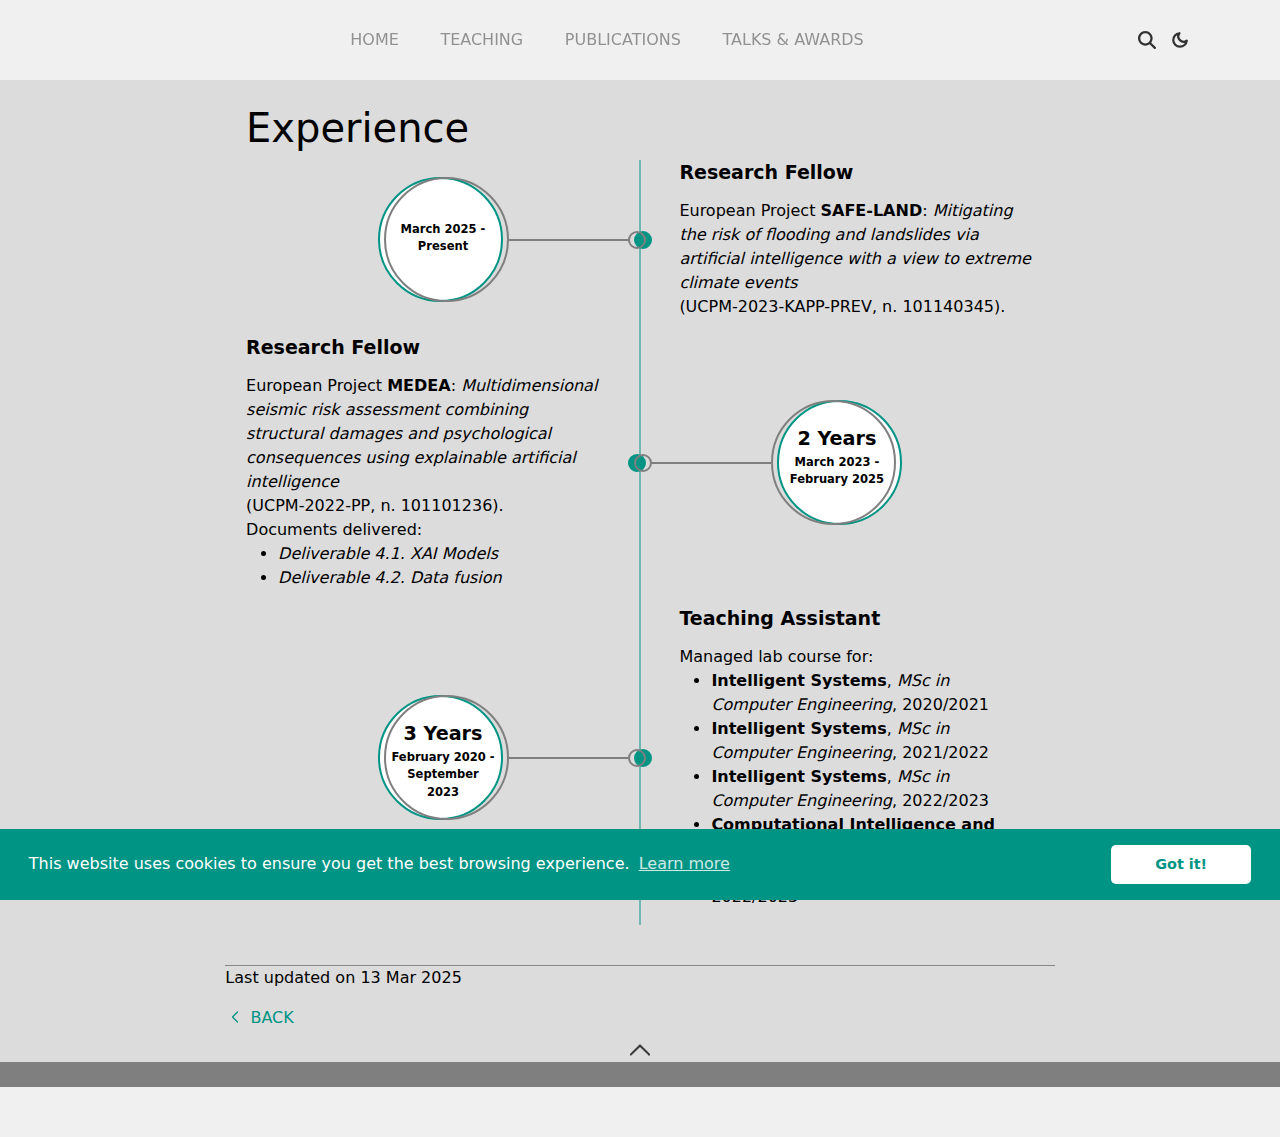
<file: experience/index.html>
<!DOCTYPE html>
<html lang='en-us'>
    <head>
        <meta charset='utf-8'>
        <meta http-equiv='X-UA-Compatible' content='IE=edge'>
        <meta name='viewport' content='width=device-width, initial-scale=1.0, interactive-widget=resizes-content'>
        
        <meta name='author' content='Michele Baldassini'>
        <meta name='description' content='Experience'>

        <meta name='robots' content='noindex, nofollow'>

        <!-- Favicon -->
        <link rel='icon' type='image/x-icon' href='../favicon/favicon.ico'>
        <link rel='shortcut icon' type='image/x-icon' href='../favicon/favicon.ico'>
        <link rel='icon' type='image/png' sizes='16x16' href='../favicon/favicon-16x16.png'>
        <link rel='icon' type='image/png' sizes='32x32' href='../favicon/favicon-32x32.png'>
        <link rel='icon' type='image/png' sizes='48x48' href='../favicon/favicon-48x48.png'>
        <!-- <link rel='icon' type='image/png' sizes='96x96' href='../favicon/favicon-96x96.png'> -->
        <!-- <link rel='icon' type='image/svg+xml' href='../favicon/favicon.svg'> -->

        <!-- Font Family -->
        <link rel='preconnect' href='https://fonts.googleapis.com'>
        <link rel='preconnect' href='https://fonts.gstatic.com' crossorigin>
        <link rel='preload' href='https://fonts.googleapis.com/css2?family=Ubuntu:ital,wght@0,300;0,400;0,500;0,700;1,300;1,400;1,500;1,700&amp;display=swap' as='style'>
        <link type='text/css' rel='stylesheet' href='https://fonts.googleapis.com/css2?family=Ubuntu:ital,wght@0,300;0,400;0,500;0,700;1,300;1,400;1,500;1,700&amp;display=swap'>

        <!-- Font Awesome -->
        <link rel='preconnect' href='https://cdnjs.cloudflare.com' crossorigin>
        <link rel='preload' href='https://cdnjs.cloudflare.com/ajax/libs/font-awesome/6.5.0/css/all.min.css' as='style'>
        <link type='text/css' rel='stylesheet' href='https://cdnjs.cloudflare.com/ajax/libs/font-awesome/6.5.0/css/all.min.css'>

        <link type='text/css' rel='stylesheet' href='../css/assets/bootstrap-5.3.3.min.css'>

        <link type='text/css' rel='stylesheet' href='../css/style.css'>
        <link type='text/css' rel='stylesheet' href='../css/responsive.css'>

        <title>Michele Baldassini | Experience</title>

        <script type='text/javascript' src='../js/main_head.js'></script>

    </head>

    <body>
        <!-- Cookie Banner -->
        <div class='cookie-window hidden'>
            <span class='cookie-message'>
                <span>This website uses cookies to ensure you get the best browsing experience.</span>
                <a class='cookie-link' href='https://www.cookiesandyou.com' rel='noopener noreferrer nofollow' target='_blank'>Learn more</a>
            </span>
            <div class='cookie-compliance'>
                <a class='cookie-btn'>Got it!</a>
            </div>
        </div>

        <!-- NAVIGATION BAR -->
        <nav class='navbar navbar-expand-lg fixed-top'>
            <div class='progress-container'>
                <div class='progress-bar' id='myBar'></div>
            </div>
            <div class='container'>
                <button class='navbar-toggler collapsed' type='button' data-bs-toggle='collapse' data-bs-target='#navbarResponsive' aria-controls='navbarResponsive' aria-expanded='false' aria-label='Toggle navigation'>
                    <span></span>
                    <span></span>
                    <span></span>
                </button>
                <div id='navbarResponsive' class='collapse navbar-collapse'>
                    <ul class='navbar-nav m-auto'>
                        <li class='nav-item'>
                            <a class='nav-link ext-link home-link' href='../'>Home</a>
                        </li>
                        <li class='nav-item'>
                            <a class='nav-link ext-link home-link' href='../teaching/computational_intelligence_and_deep_learning/'>Teaching</a>
                        </li>
                        <li class='nav-item'>
                            <a class='nav-link ext-link home-link' href='../publications/'>Publications</a>
                        </li>
                        <li class='nav-item'>
                            <a class='nav-link ext-link home-link' href='../talks_and_awards/'>Talks &amp; Awards</a>
                        </li>
                    </ul>
                </div>

                <div class='search-nav'>
                    <button id='btn-search' class='toggle-button' aria-label='search'>
                        <svg id='search' width='18' height='18' viewBox='0 0 512 512' fill='currentcolor'>
                            <path d='M416 208c0 45.9-14.9 88.3-40 122.7L502.6 457.4c12.5 12.5 12.5 32.8.0 45.3s-32.8 12.5-45.3.0L330.7 376c-34.4 25.2-76.8 40-122.7 40C93.1 416 0 322.9.0 208S93.1.0 208 0 416 93.1 416 208zM208 352a144 144 0 100-288 144 144 0 100 288z'/>
                        </svg>
                    </button>
                </div>

                <div class='theme-toggle'>
                    <button class='toggle-button'>
                        <svg id='moon' width='24' height='18' viewBox='0 0 24 24' fill='none' stroke='currentcolor' stroke-width='3' stroke-linecap='round' stroke-linejoin='round'>
                            <path d='M21 12.79A9 9 0 1111.21 3 7 7 0 0021 12.79z'/>
                        </svg>
                        <svg id='sun' width='24' height='18' viewBox='0 0 24 24' fill='none' stroke='currentcolor' stroke-width='3' stroke-linecap='round' stroke-linejoin='round'>
                            <circle cx='12' cy='12' r='5'/>
                            <line x1='12' y1='1' x2='12' y2='3'/>
                            <line x1='12' y1='21' x2='12' y2='23'/>
                            <line x1='4.22' y1='4.22' x2='5.64' y2='5.64'/>
                            <line x1='18.36' y1='18.36' x2='19.78' y2='19.78'/>
                            <line x1='1' y1='12' x2='3' y2='12'/>
                            <line x1='21' y1='12' x2='23' y2='12'/>
                            <line x1='4.22' y1='19.78' x2='5.64' y2='18.36'/>
                            <line x1='18.36' y1='5.64' x2='19.78' y2='4.22'/>
                        </svg>
                    </button>
                </div>
            </div>
            <div class='collapse' id='searchBar'>
                <div class='container'>
                    <form id='searchBox'>
                        <svg id='search' width='18' height='18' viewBox='0 0 512 512' fill='currentcolor'>
                            <path d='M416 208c0 45.9-14.9 88.3-40 122.7L502.6 457.4c12.5 12.5 12.5 32.8.0 45.3s-32.8 12.5-45.3.0L330.7 376c-34.4 25.2-76.8 40-122.7 40C93.1 416 0 322.9.0 208S93.1.0 208 0 416 93.1 416 208zM208 352a144 144 0 100-288 144 144 0 100 288z'/>
                        </svg>
                        <input id='search-input' class='form-control' type='search' placeholder='Search...' aria-label='Search'>
                    </form>
                    <div id='search-results'></div>
                </div>
          </div>
        </nav>

        <!-- ALL EXPERIENCE -->
        <div class='container-fluid'>
            <div class='row justify-content-center background'>
                <div class='col-12 col-xl-2 d-none-md d-none-sm'></div>
                <div class='col-12 col-md-10 col-xl-8 col-sm-10'>
                    <div class='main last-section'>
                        <div class='main-container'>
                            <h1 class='experience-header'>Experience</h1>

                            <div id='experience'>
                                <div class='main-timeline'>
                                    <div class='item' id='research-fellow-2' tabindex='0'>
                                        <div class='timeline-wrapper fade-up'>
                                            <div class='timeline'>
                                                <div class='timeline-icon'></div>
                                                <div class='date-content'>
                                                    <div class='date-outer'>
                                                        <div class='date no-month'>
                                                            <div class='inner-date'>March 2025 -</div>
                                                            <div class='inner-date'>Present</div>
                                                        </div>
                                                    </div>
                                                </div>
                                                <div class='timeline-content'>
                                                    <h5 class='title'>Research Fellow</h5>
                                                    <div class='description'>
                                                        European Project <b>SAFE-LAND</b>: <i>Mitigating the risk of flooding and landslides via artificial intelligence with a view to extreme climate events</i><span class='d-block'>(UCPM-2023-KAPP-PREV, n. 101140345).</span>
                                                    </div>
                                                </div>
                                            </div>
                                        </div>
                                    </div>

                                    <div class='item' id='research-fellow-1' tabindex='0'>
                                        <div class='timeline-wrapper fade-up'>
                                            <div class='timeline'>
                                                <div class='timeline-icon'></div>
                                                <div class='date-content'>
                                                    <div class='date-outer'>
                                                        <div class='date'>
                                                            <div class='inner-date month'>2 Years</div>
                                                            <div class='inner-date'>March 2023 -</div>
                                                            <div class='inner-date'>February 2025</div>
                                                        </div>
                                                    </div>
                                                </div>
                                                <div class='timeline-content'>
                                                    <h5 class='title'>Research Fellow</h5>
                                                    <div class='description'>
                                                        European Project <b>MEDEA</b>: <i>Multidimensional seismic risk assessment combining structural damages and psychological consequences using explainable artificial intelligence</i><span class='d-block'>(UCPM-2022-PP, n. 101101236).</span>
                                                        Documents delivered: 
                                                        <ul>
                                                            <li><i>Deliverable 4.1. XAI Models</i></li>
                                                            <li><i>Deliverable 4.2. Data fusion</i></li>
                                                        </ul>
                                                    </div>
                                                </div>
                                            </div>
                                        </div>
                                    </div>

                                    <div class='item' id='teaching-assistant' tabindex='0'>
                                        <div class='timeline-wrapper fade-up'>
                                            <div class='timeline'>
                                                <div class='timeline-icon'></div>
                                                <div class='date-content'>
                                                    <div class='date-outer'>
                                                        <div class='date'>
                                                            <div class='inner-date month'>3 Years</div>
                                                            <div class='inner-date'>February 2020 -</div>
                                                            <div class='inner-date'>September 2023</div>
                                                        </div>
                                                    </div>
                                                </div>
                                                <div class='timeline-content'>
                                                    <h5 class='title'>Teaching Assistant</h5>
                                                    <div class='description'>
                                                        Managed lab course for:
                                                        <ul>
                                                            <li><b>Intelligent Systems</b>, <i>MSc in Computer Engineering</i>, 2020/2021</li>
                                                            <li><b>Intelligent Systems</b>, <i>MSc in Computer Engineering</i>, 2021/2022</li>
                                                            <li><b>Intelligent Systems</b>, <i>MSc in Computer Engineering</i>, 2022/2023</li>
                                                            <li><b>Computational Intelligence and Deep Learning</b>, <i>MSc in Artificial Intelligence and Data Engineering</i>, 2022/2023</li>
                                                        </ul>
                                                    </div>
                                                </div>
                                            </div>
                                        </div>
                                    </div>
                                </div>
                            </div>
                        </div>
                        <div class='body-footer mt-40'>
                            <p>Last updated on 13 Mar 2025</p>
                        </div>
                        <div class='back'>
                            <a class='ext-link' href='../'>
                                <svg class='svg-back' width='20' height='20' viewBox='0 0 24 24' fill='none' stroke='currentColor' stroke-width='1.5' stroke-linecap='round' stroke-linejoin='round'>
                                    <path d='M15 18l-6-6 6-6'/>
                                </svg> Back
                            </a>
                        </div>
                        <!-- TO TOP -->
                        <a class='to-top' href='javascript:void(0)'>
                            <svg width='20' height='20' viewBox='-406 158 86 86' fill='currentcolor' stroke='currentcolor' stroke-width='2' stroke-linecap='round' stroke-linejoin='round'>
                                <path d='M-325.9,223c1.4,1.3,3.5,1.3,4.9,0s1.4-3.5,0-4.8l-39.6-39.2c-1.4-1.3-3.5-1.3-4.9,0l-39.5,39.2c-1.4,1.3-1.4,3.5,0,4.8s3.5,1.3,4.9,0l37.1-35.7L-325.9,223z'/>
                            </svg>
                        </a>
                    </div>
                </div>
                <div class='col-12 col-xl-2 d-none-md d-none-sm'></div>
            </div>
        </div>

        <!-- FOOTER -->
        <div class='pre-footer'></div>
        <div class='footer'></div>


        <!-- JAVASCRIPT FILES -->
        <script type='text/javascript' src='../js/assets/bootstrap-5.3.3.bundle.min.js'></script>
        <!-- <script type='text/javascript' src='../js/assets/cookieconsent-3.1.1.min.js'></script> -->
        <script type='text/javascript' src='../js/assets/fuse-7.0.0.js'></script>
        <script type='text/javascript' src='../js/assets/isotope-3.0.6.pkgd.min.js'></script>
        <script type='text/javascript' src='../js/main.js'></script>
    </body>
</html>
</file>
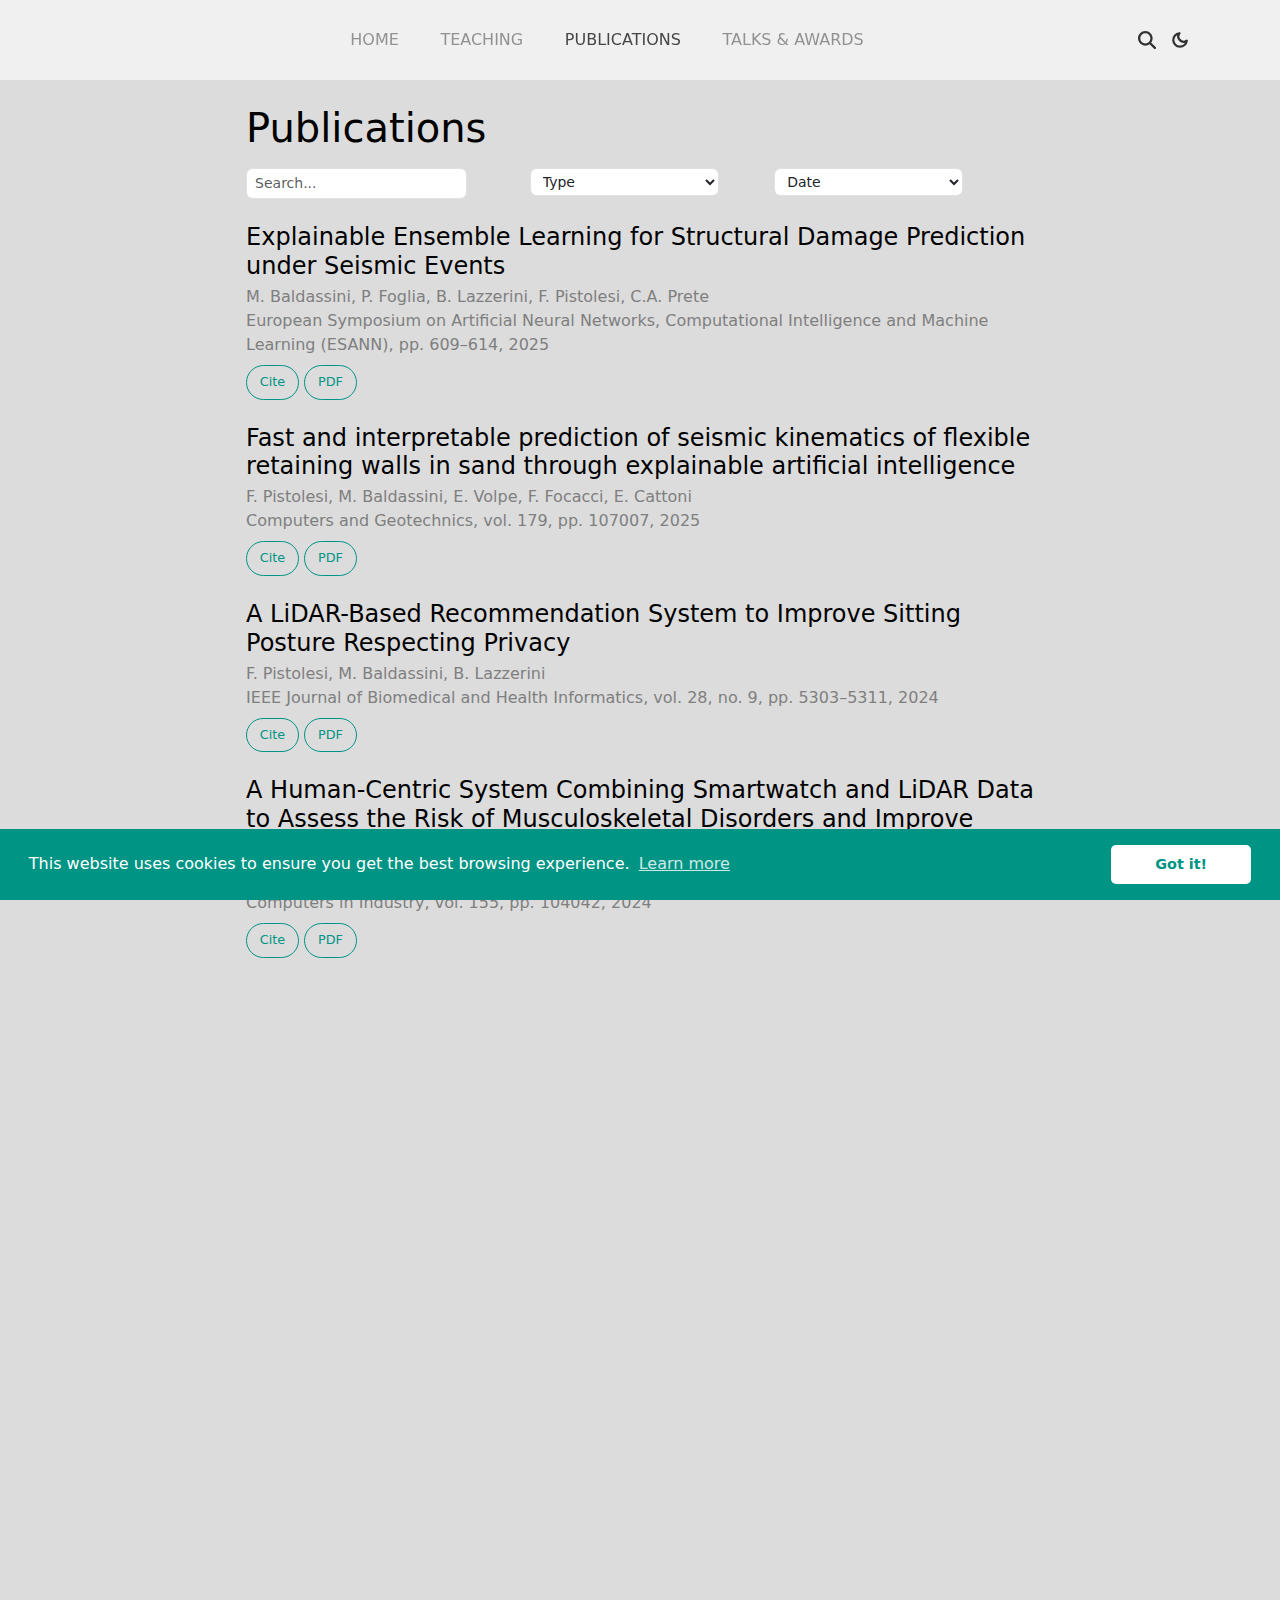
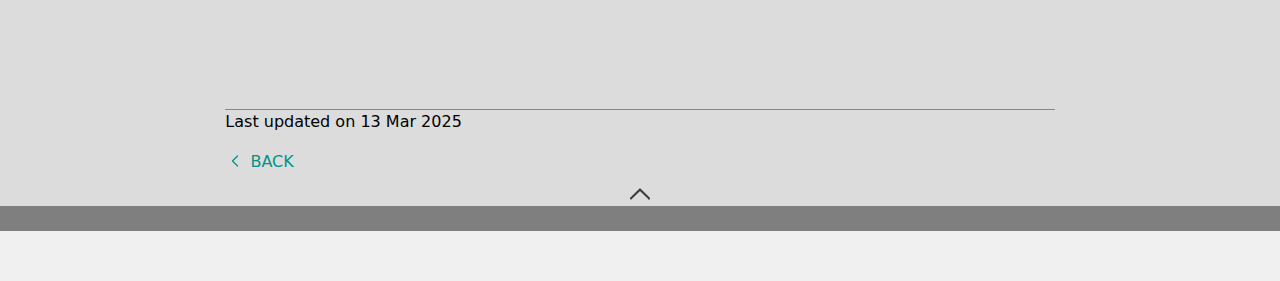
<file: publications/index.html>
<!DOCTYPE html>
<html lang='en-us'>
    <head>
        <meta charset='utf-8'>
        <meta http-equiv='X-UA-Compatible' content='IE=edge'>
        <meta name='viewport' content='width=device-width, initial-scale=1.0, interactive-widget=resizes-content'>
        
        <meta name='author' content='Michele Baldassini'>
        <meta name='description' content='Publications'>

        <meta name='robots' content='noindex, nofollow'>

        <!-- Favicon -->
        <link rel='icon' type='image/x-icon' href='../favicon/favicon.ico'>
        <link rel='shortcut icon' type='image/x-icon' href='../favicon/favicon.ico'>
        <link rel='icon' type='image/png' sizes='16x16' href='../favicon/favicon-16x16.png'>
        <link rel='icon' type='image/png' sizes='32x32' href='../favicon/favicon-32x32.png'>
        <link rel='icon' type='image/png' sizes='48x48' href='../favicon/favicon-48x48.png'>
        <!-- <link rel='icon' type='image/png' sizes='96x96' href='../favicon/favicon-96x96.png'> -->
        <link rel='icon' type='image/svg+xml' href='../favicon/favicon.svg'>

        <!-- Font Family -->
        <link rel='preconnect' href='https://fonts.googleapis.com'>
        <link rel='preconnect' href='https://fonts.gstatic.com' crossorigin>
        <link rel='preload' href='https://fonts.googleapis.com/css2?family=Ubuntu:ital,wght@0,300;0,400;0,500;0,700;1,300;1,400;1,500;1,700&amp;display=swap' as='style'>
        <link type='text/css' rel='stylesheet' href='https://fonts.googleapis.com/css2?family=Ubuntu:ital,wght@0,300;0,400;0,500;0,700;1,300;1,400;1,500;1,700&amp;display=swap'>

        <!-- Font Awesome -->
        <link rel='preconnect' href='https://cdnjs.cloudflare.com' crossorigin>
        <link rel='preload' href='https://cdnjs.cloudflare.com/ajax/libs/font-awesome/6.5.0/css/all.min.css' as='style'>
        <link type='text/css' rel='stylesheet' href='https://cdnjs.cloudflare.com/ajax/libs/font-awesome/6.5.0/css/all.min.css'>

        <link type='text/css' rel='stylesheet' href='../css/assets/bootstrap-5.3.3.min.css'>

        <link type='text/css' rel='stylesheet' href='../css/style.css'>
        <link type='text/css' rel='stylesheet' href='../css/responsive.css'>

        <title>Michele Baldassini | Publications</title>

        <script type='text/javascript' src='../js/assets/isotope-3.0.6.pkgd.min.js'></script>
        <script type='text/javascript' src='../js/main_head.js'></script>

    </head>

    <body>
        <!-- Cookie Banner -->
        <div class='cookie-window hidden'>
            <span class='cookie-message'>
                <span>This website uses cookies to ensure you get the best browsing experience.</span>
                <a class='cookie-link' href='https://www.cookiesandyou.com' rel='noopener noreferrer nofollow' target='_blank'>Learn more</a>
            </span>
            <div class='cookie-compliance'>
                <a class='cookie-btn'>Got it!</a>
            </div>
        </div>
        
        <!-- NAVIGATION BAR -->
        <nav class='navbar navbar-expand-lg fixed-top'>
            <div class='progress-container'>
                <div class='progress-bar' id='myBar'></div>
            </div>
            <div class='container'>
                <button class='navbar-toggler collapsed' type='button' data-bs-toggle='collapse' data-bs-target='#navbarResponsive' aria-controls='navbarResponsive' aria-expanded='false' aria-label='Toggle navigation'>
                    <span></span>
                    <span></span>
                    <span></span>
                </button>
                <div id='navbarResponsive' class='collapse navbar-collapse'>
                    <ul class='navbar-nav m-auto'>
                        <li class='nav-item'>
                            <a class='nav-link ext-link home-link' href='../'>Home</a>
                        </li>
                        <li class='nav-item'>
                            <a class='nav-link ext-link home-link' href='../teaching/computational_intelligence_and_deep_learning/'>Teaching</a>  
                        </li>
                        <li class='nav-item active'>
                            <a class='nav-link home-link' href='javascript:void(0);'>Publications</a>
                        </li>
                        <li class='nav-item'>
                            <a class='nav-link ext-link home-link' href='../talks_and_awards/'>Talks &amp; Awards</a>
                        </li>
                    </ul>
                </div>

                <div class='search-nav'>
                    <button id='btn-search' class='toggle-button' aria-label='search'>
                        <svg id='search' width='18' height='18' viewBox='0 0 512 512' fill='currentcolor'>
                            <path d='M416 208c0 45.9-14.9 88.3-40 122.7L502.6 457.4c12.5 12.5 12.5 32.8.0 45.3s-32.8 12.5-45.3.0L330.7 376c-34.4 25.2-76.8 40-122.7 40C93.1 416 0 322.9.0 208S93.1.0 208 0 416 93.1 416 208zM208 352a144 144 0 100-288 144 144 0 100 288z'/>
                        </svg>
                    </button>
                </div>

                <div class='theme-toggle'>
                    <button class='toggle-button'>
                        <svg id='moon' width='24' height='18' viewBox='0 0 24 24' fill='none' stroke='currentcolor' stroke-width='3' stroke-linecap='round' stroke-linejoin='round'>
                            <path d='M21 12.79A9 9 0 1111.21 3 7 7 0 0021 12.79z'/>
                        </svg>
                        <svg id='sun' width='24' height='18' viewBox='0 0 24 24' fill='none' stroke='currentcolor' stroke-width='3' stroke-linecap='round' stroke-linejoin='round'>
                            <circle cx='12' cy='12' r='5'/>
                            <line x1='12' y1='1' x2='12' y2='3'/>
                            <line x1='12' y1='21' x2='12' y2='23'/>
                            <line x1='4.22' y1='4.22' x2='5.64' y2='5.64'/>
                            <line x1='18.36' y1='18.36' x2='19.78' y2='19.78'/>
                            <line x1='1' y1='12' x2='3' y2='12'/>
                            <line x1='21' y1='12' x2='23' y2='12'/>
                            <line x1='4.22' y1='19.78' x2='5.64' y2='18.36'/>
                            <line x1='18.36' y1='5.64' x2='19.78' y2='4.22'/>
                        </svg>
                    </button>
                </div>
            </div>
            <div class='collapse' id='searchBar'>
                <div class='container'>
                    <form id='searchBox'>
                        <svg id='search' width='18' height='18' viewBox='0 0 512 512' fill='currentcolor'>
                            <path d='M416 208c0 45.9-14.9 88.3-40 122.7L502.6 457.4c12.5 12.5 12.5 32.8.0 45.3s-32.8 12.5-45.3.0L330.7 376c-34.4 25.2-76.8 40-122.7 40C93.1 416 0 322.9.0 208S93.1.0 208 0 416 93.1 416 208zM208 352a144 144 0 100-288 144 144 0 100 288z'/>
                        </svg>
                        <input id='search-input' class='form-control' type='search' placeholder='Search...' aria-label='Search'>
                    </form>
                    <div id='search-results'></div>
                </div>
          </div>
        </nav>

        <!-- ALL PUBLICATIONS -->
        <div class='container-fluid'>
            <div class='row justify-content-center background'>
                <div class='col-12 col-xl-2 d-none-md d-none-sm'></div>
                <div class='col-12 col-md-10 col-xl-8 col-sm-10'>
                    <div class='main last-section'>
                        <div class='main-container'>
                            <h1 class='publications-header'>Publications</h1>
                             <div class='d-flex search-col'>
                                <div class='search'>
                                    <input class='filter-search form-control' type='search' placeholder='Search...'>
                                </div>
                                <div class='pubtype'>
                                    <select class='pub-filters filter-pubtype form-control' data-filter-group='pubtype'>
                                        <option value='*'>Type</option>
                                        <option value='.pubtype-1'>Conference paper</option>
                                        <option value='.pubtype-2'>Journal article</option>
                                        <!--<option value='.pubtype-3'>Patent</option>-->
                                    </select>
                                </div>
                                <div class='year'>
                                    <select class='pub-filters form-control' data-filter-group='pubyear'>
                                        <option value='*'>Date</option>
                                        <option value='.pubyear-2025'>2025</option>
                                        <option value='.pubyear-2024'>2024</option>
                                        <option value='.pubyear-2023'>2023</option>
                                        <option value='.pubyear-2022'>2022</option>
                                    </select>
                                </div>
                            </div>
                            <div class='justify-content-center'>
                                <div class='articles'>
                                    <div class='isotope-item pubtype-1 pubyear-2025' id='explainable-ensemble-learning-for-structural-damage-prediction-under-seismic-events' tabindex='0'>
                                        <div class='card-wrapper fade-up'>
                                            <div class='article'>
                                                <h4 class='article-title'>Explainable Ensemble Learning for Structural Damage Prediction under Seismic Events</h4>
                                                <div class='article-authors'>
                                                    <span>M. Baldassini, P. Foglia, B. Lazzerini, F. Pistolesi, C.A. Prete</span>
                                                </div>
                                                <div class='article-info'>
                                                    <span>European Symposium on Artificial Neural Networks, Computational Intelligence and Machine Learning (ESANN),</span>
                                                    <span>pp. 609–614,</span>
                                                    <span>2025</span>
                                                </div>
                                                <div class='article-reference'>
                                                    @inproceedings{esann,
                                                        title = {Explainable ensemble learning for structural damage prediction under seismic events},
                                                        booktitle = {ESANN 2025 proceesdings},
                                                        publisher = {Ciaco - i6doc.com},
                                                        author = {Baldassini,  Michele and Foglia,  Pierfrancesco and Lazzerini,  Beatrice and Pistolesi,  Francesco and Prete,  Cosimo Antonio},
                                                        year = {2025},
                                                        month = apr,
                                                        pages = {609–614}
                                                    }
                                                </div>
                                                <div class='article-data'>
                                                    <button type='button' class='btn btn-outline-primary btn-modal' data-bs-toggle='modal' data-bs-target='#modal-cite' data-bs-filename='Explainable ensemble learning for structural damage prediction under seismic events'>Cite</button>
                                                    <a class='btn btn-outline-primary' href='https://doi.org/10.14428/esann/2025.ES2025-198' rel='noopener noreferrer nofollow' target='_blank'>PDF</a>
                                                </div>
                                            </div>
                                        </div>
                                    </div>

                                    <div class='isotope-item pubtype-2 pubyear-2025' id='fast-and-interpretable-prediction-of-seismic-kinematics-of-flexible-retaining-walls-in-sand-through-explainable-artificial-intelligence' tabindex='0'>
                                        <div class='card-wrapper fade-up'>
                                            <div class='article'>
                                                <h4 class='article-title'>Fast and interpretable prediction of seismic kinematics of flexible retaining walls in sand through explainable artificial intelligence</h4>
                                                <div class='article-authors'>
                                                    <span>F. Pistolesi, M. Baldassini, E. Volpe, F. Focacci, E. Cattoni</span>
                                                </div>
                                                <div class='article-info'>
                                                    <span>Computers and Geotechnics,</span>
                                                    <span>vol. 179,</span>
                                                    <span>pp. 107007,</span>
                                                    <span>2025</span>
                                                </div>
                                                <div class='article-reference'>
                                                    @article{comge,
                                                        title = {{Fast and interpretable prediction of seismic kinematics of flexible retaining walls in sand through explainable artificial intelligence}},
                                                        volume = {179},
                                                        journal = {Computers and Geotechnics},
                                                        publisher = {Elsevier BV},
                                                        author = {Pistolesi, Francesco and Baldassini, Michele and Volpe, Evelina and Focacci, Francesco and Cattoni, Elisabetta},
                                                        year = {2025},
                                                        month = mar,
                                                        pages = {107007}
                                                    }
                                                </div>
                                                <div class='article-data'>
                                                    <button type='button' class='btn btn-outline-primary btn-modal' data-bs-toggle='modal' data-bs-target='#modal-cite' data-bs-filename='Fast and interpretable prediction of seismic kinematics of flexible retaining walls in sand through explainable artificial intelligence'>Cite</button>
                                                    <a class='btn btn-outline-primary' href='https://doi.org/10.1016/j.compgeo.2024.107007' rel='noopener noreferrer nofollow' target='_blank'>PDF</a>
                                                </div>
                                            </div>
                                        </div>
                                    </div>

                                    <div class='isotope-item pubtype-2 pubyear-2024' id='a-lidar-based-recommendation-system-to-improve-sitting-posture-respecting-privacy' tabindex='0'>
                                        <div class='card-wrapper fade-up'>
                                            <div class='article'>
                                                <h4 class='article-title'>A LiDAR-Based Recommendation System to Improve Sitting Posture Respecting Privacy</h4>
                                                <div class='article-authors'>
                                                    <span>F. Pistolesi, M. Baldassini, B. Lazzerini</span>
                                                </div>
                                                <div class='article-info'>
                                                    <span>IEEE Journal of Biomedical and Health Informatics,</span>
                                                    <span>vol. 28,</span>
                                                    <span>no. 9,</span>
                                                    <span>pp. 5303–5311,</span>
                                                    <span>2024</span>
                                                </div>
                                                <div class='article-reference'>
                                                    @article{jbhi,
                                                        title = {{A LiDAR-Based Recommendation System to Improve Sitting Posture Respecting Privacy}},
                                                        volume = {28},
                                                        number = {9},
                                                        journal = {IEEE Journal of Biomedical and Health Informatics},
                                                        publisher = {Institute of Electrical and Electronics Engineers (IEEE)},
                                                        author = {Pistolesi,  Francesco and Baldassini,  Michele and Lazzerini,  Beatrice},
                                                        year = {2024},
                                                        month = sep,
                                                        pages = {5303–5311}
                                                    }
                                                </div>
                                                <div class='article-data'>
                                                    <button type='button' class='btn btn-outline-primary btn-modal' data-bs-toggle='modal' data-bs-target='#modal-cite' data-bs-filename='A LiDAR-Based Recommendation System to Improve Sitting Posture Respecting Privacy'>Cite</button>
                                                    <a class='btn btn-outline-primary' href='https://doi.org/10.1109/JBHI.2024.3404233' rel='noopener noreferrer nofollow' target='_blank'>PDF</a>
                                                </div>
                                            </div>
                                        </div>
                                    </div>

                                    <div class='isotope-item pubtype-2 pubyear-2024' id='a-human-centric-system-combining-smartwatch-and-lidar-data-to-assess-the-risk-of-musculoskeletal-disorders-and-improve-ergonomics-of-industry-50-manufacturing-workers' tabindex='0'>
                                        <div class='card-wrapper fade-up'>
                                            <div class='article'>
                                                <h4 class='article-title'>A Human-Centric System Combining Smartwatch and LiDAR Data to Assess the Risk of Musculoskeletal Disorders and Improve Ergonomics of Industry 5.0 Manufacturing Workers</h4>
                                                <div class='article-authors'>
                                                    <span>F. Pistolesi, M. Baldassini, B. Lazzerini</span>
                                                </div>
                                                <div class='article-info'>
                                                    <span>Computers in Industry,</span>
                                                    <span>vol. 155,</span>
                                                    <span>pp. 104042,</span>
                                                    <span>2024</span>
                                                </div>
                                                <div class='article-reference'>
                                                    @article{comind,
                                                        title = {{A Human-Centric System Combining Smartwatch and LiDAR Data to Assess the Risk of Musculoskeletal Disorders and Improve Ergonomics of Industry 5.0 Manufacturing Workers}},
                                                        volume = {155},
                                                        journal = {Computers in Industry},
                                                        publisher = {Elsevier BV},
                                                        author = {Pistolesi,  Francesco and Baldassini,  Michele and Lazzerini,  Beatrice},
                                                        year = {2024},
                                                        month = feb,
                                                        pages = {104042}
                                                    }
                                                </div>
                                                <div class='article-data'>
                                                    <button type='button' class='btn btn-outline-primary btn-modal' data-bs-toggle='modal' data-bs-target='#modal-cite' data-bs-filename='A Human-Centric System Combining Smartwatch and LiDAR Data to Assess the Risk of Musculoskeletal Disorders and Improve Ergonomics of Industry 5.0 Manufacturing Workers'>Cite</button>
                                                    <a class='btn btn-outline-primary' href='https://doi.org/10.1016/j.compind.2023.104042' rel='noopener noreferrer nofollow' target='_blank'>PDF</a>
                                                </div>
                                            </div>
                                        </div>
                                    </div>

                                    <div class='isotope-item pubtype-1 pubyear-2023' id='speech-based-detection-of-in-car-escalating-arguments-to-prevent-distracted-driving' tabindex='0'>
                                        <div class='card-wrapper fade-up'>
                                            <div class='article'>
                                                <h4 class='article-title'>Speech-Based Detection of In-Car Escalating Arguments to Prevent Distracted Driving</h4>
                                                <div class='article-authors'>
                                                    <span>F. Pistolesi, M. Baldassini, B. Lazzerini</span>
                                                </div>
                                                <div class='article-info'>
                                                    <span>2023 IEEE International Conference on Big Data (BigData),</span>
                                                    <span>pp. 5330–5337,</span>
                                                    <span>2023</span>
                                                </div>
                                                <div class='article-reference'>
                                                    @inproceedings{bigdata,
                                                        title = {{Speech-Based Detection of In-Car Escalating Arguments to Prevent Distracted Driving}},
                                                        booktitle = {2023 IEEE International Conference on Big Data (BigData)},
                                                        publisher = {IEEE},
                                                        author = {Pistolesi,  Francesco and Baldassini,  Michele and Lazzerini,  Beatrice},
                                                        year = {2023},
                                                        month = dec,
                                                        pages = {5330–5337}
                                                    }
                                                </div>
                                                <div class='article-data'>
                                                    <button type='button' class='btn btn-outline-primary btn-modal' data-bs-toggle='modal' data-bs-target='#modal-cite' data-bs-filename='Speech-Based Detection of In-Car Escalating Arguments to Prevent Distracted Driving'>Cite</button>
                                                    <a class='btn btn-outline-primary' href='https://doi.org/10.1109/BigData59044.2023.10386288' rel='noopener noreferrer nofollow' target='_blank'>PDF</a>
                                                </div>
                                            </div>
                                        </div>
                                    </div>

                                    <div class='isotope-item pubtype-2 pubyear-2023' id='are-you-sitting-with-good-posture-tracking-the-position-of-the-legs-via-2-d-lidar' tabindex='0'>
                                        <div class='card-wrapper fade-up'>
                                            <div class='article'>
                                                <h4 class='article-title'>Are You Sitting With Good Posture? Tracking the Position of the Legs via 2-D LiDAR</h4>
                                                <div class='article-authors'>
                                                    <span>F. Pistolesi, M. Baldassini, B. Lazzerini</span>
                                                </div>
                                                <div class='article-info'>
                                                    <span>IEEE Embedded Systems Letters,</span>
                                                    <span>vol. 15,</span>
                                                    <span>no. 3,</span>
                                                    <span>pp. 137–140,</span>
                                                    <span>2022</span>
                                                </div>
                                                <div class='article-reference'>
                                                    @article{esl,
                                                        title = {{Are You Sitting With Good Posture? Tracking the Position of the Legs via 2-D LiDAR}},
                                                        volume = {15},
                                                        number = {3},
                                                        journal = {IEEE Embedded Systems Letters},
                                                        publisher = {Institute of Electrical and Electronics Engineers (IEEE)},
                                                        author = {Pistolesi,  Francesco and Baldassini,  Michele and Lazzerini,  Beatrice},
                                                        year = {2023},
                                                        month = sep,
                                                        pages = {137–140}
                                                    }
                                                </div>
                                                <div class='article-data'>
                                                    <button type='button' class='btn btn-outline-primary btn-modal' data-bs-toggle='modal' data-bs-target='#modal-cite' data-bs-filename='Are You Sitting With Good Posture? Tracking the Position of the Legs via 2-D LiDAR'>Cite</button>
                                                    <a class='btn btn-outline-primary' href='https://doi.org/10.1109/LES.2022.3204200' rel='noopener noreferrer nofollow' target='_blank'>PDF</a>
                                                </div>
                                            </div>
                                        </div>
                                    </div>

                                    <div class='isotope-item pubtype-1 pubyear-2022' id='a-smartphone-app-to-collect-emotion-labeled-signals-in-the-wild-using-a-body-sensor-network' tabindex='0'>
                                        <div class='card-wrapper fade-up'>
                                            <div class='article'>
                                                <h4 class='article-title'>A smartphone app to collect emotion-labeled signals in the wild using a body sensor network</h4>
                                                <div class='article-authors'>
                                                    <span>F. Pistolesi, M. Baldassini, B. Lazzerini</span>
                                                </div>
                                                <div class='article-info'>
                                                    <span>2022 IEEE International Symposium on Multimedia (ISM),</span>
                                                    <span>pp. 159–160,</span>
                                                    <span>2022</span>
                                                </div>
                                                <div class='article-reference'>
                                                    @inproceedings{ism_1,
                                                        title = {{A smartphone app to collect emotion-labeled signals in the wild using a body sensor network}},
                                                        booktitle = {2022 IEEE International Symposium on Multimedia (ISM)},
                                                        publisher = {IEEE},
                                                        author = {Pistolesi,  Francesco and Baldassini,  Michele and Lazzerini,  Beatrice},
                                                        year = {2022},
                                                        month = dec,
                                                        pages = {159–160}
                                                    }
                                                </div>
                                                <div class='article-data'>
                                                    <button type='button' class='btn btn-outline-primary btn-modal' data-bs-toggle='modal' data-bs-target='#modal-cite' data-bs-filename='A smartphone app to collect emotion-labeled signals in the wild using a body sensor network'>Cite</button>
                                                    <a class='btn btn-outline-primary' href='https://doi.org/10.1109/ISM55400.2022.00034' rel='noopener noreferrer nofollow' target='_blank'>PDF</a>
                                                </div>
                                            </div>
                                        </div>
                                    </div>

                                    <div class='isotope-item pubtype-1 pubyear-2022' id='detecting-happiness-from-14-channel-binary-valued-eeg-charts-via-deep-learning' tabindex='0'>
                                        <div class='card-wrapper fade-up'>
                                            <div class='article'>
                                                <h4 class='article-title'>Detecting happiness from 14-channel binary-valued EEG charts via deep learning</h4>
                                                <div class='article-authors'>
                                                    <span>M. Baldassini, F. Pistolesi, B. Lazzerini</span>
                                                </div>
                                                <div class='article-info'>
                                                    <span>2022 IEEE International Symposium on Multimedia (ISM),</span>
                                                    <span>pp. 66–73,</span>
                                                    <span>2022</span>
                                                </div>
                                                <div class='article-reference'>
                                                    @inproceedings{ism_2,
                                                        title = {{Detecting happiness from 14-channel binary-valued EEG charts via deep learning}},
                                                        booktitle = {2022 IEEE International Symposium on Multimedia (ISM)},
                                                        publisher = {IEEE},
                                                        author = {Baldassini,  Michele and Pistolesi,  Francesco and Lazzerini,  Beatrice},
                                                        year = {2022},
                                                        month = dec,
                                                        pages = {66–73}
                                                    }
                                                </div>
                                                <div class='article-data'>
                                                    <button type='button' class='btn btn-outline-primary btn-modal' data-bs-toggle='modal' data-bs-target='#modal-cite' data-bs-filename='Detecting happiness from 14-channel binary-valued EEG charts via deep learning'>Cite</button>
                                                    <a class='btn btn-outline-primary' href='https://doi.org/10.1109/ISM55400.2022.00015' rel='noopener noreferrer nofollow' target='_blank'>PDF</a>
                                                </div>
                                            </div>
                                        </div>
                                    </div>
                                </div>
                            </div>
                        </div>
                        <div class='body-footer mt-30'>
                            <p>Last updated on 13 Mar 2025</p>
                        </div>
                        <div class='back'>
                            <a class='ext-link' href='../'>
                                <svg class='svg-back' width='20' height='20' viewBox='0 0 24 24' fill='none' stroke='currentColor' stroke-width='1.5' stroke-linecap='round' stroke-linejoin='round'>
                                    <path d='M15 18l-6-6 6-6'/>
                                </svg> Back
                            </a>
                        </div>
                        <!-- TO TOP -->
                        <a class='to-top' href='javascript:void(0)'>
                            <svg width='20' height='20' viewBox='-406 158 86 86' fill='currentcolor' stroke='currentcolor' stroke-width='2' stroke-linecap='round' stroke-linejoin='round'>
                                <path d='M-325.9,223c1.4,1.3,3.5,1.3,4.9,0s1.4-3.5,0-4.8l-39.6-39.2c-1.4-1.3-3.5-1.3-4.9,0l-39.5,39.2c-1.4,1.3-1.4,3.5,0,4.8s3.5,1.3,4.9,0l37.1-35.7L-325.9,223z'/>
                            </svg>
                        </a>
                    </div>
                </div>
                <div class='col-12 col-xl-2 d-none-md d-none-sm'></div>
            </div>
        </div>

        <!-- FOOTER -->
        <div class='pre-footer'></div>
        <div class='footer'></div>

        <!-- MODAL -->
        <div id='modal-cite' class='modal fade' tabindex='-1' role='dialog' aria-labelledby='modal-cite' aria-hidden='true'>
            <div class='modal-dialog modal-dialog-centered' role='document'>
                <div class='modal-content'>
                    <div class='modal-header'>
                        <h5 class='modal-title'>Cite</h5>
                        <button type='button' class='btn-close' data-bs-dismiss='modal' aria-label='Close'></button>
                    </div>
                    <div class='modal-body'>
                        <pre><code class='reference'></code></pre>
                    </div>
                    <div class='modal-footer'>
                        <button class='btn btn-outline-primary btn-copy' data-bs-toggle='tooltip' onclick='javascript:void(0);'>
                            <i class='fa-solid fa-copy'></i>
                            Copy
                        </button>
                        <a class='btn btn-outline-primary btn-download' href='javascript:void(0);'>
                            <i class='fa-solid fa-download'></i>
                            Download
                        </a>
                    </div>
                </div>
            </div>
        </div>

        <!-- JAVASCRIPT FILES -->
        <script type='text/javascript' src='../js/assets/bootstrap-5.3.3.bundle.min.js'></script>
        <script type='text/javascript' src='../js/assets/fuse-7.0.0.js'></script>
        <script type='text/javascript' src='../js/main.js'></script>
    </body>
</html>
</file>
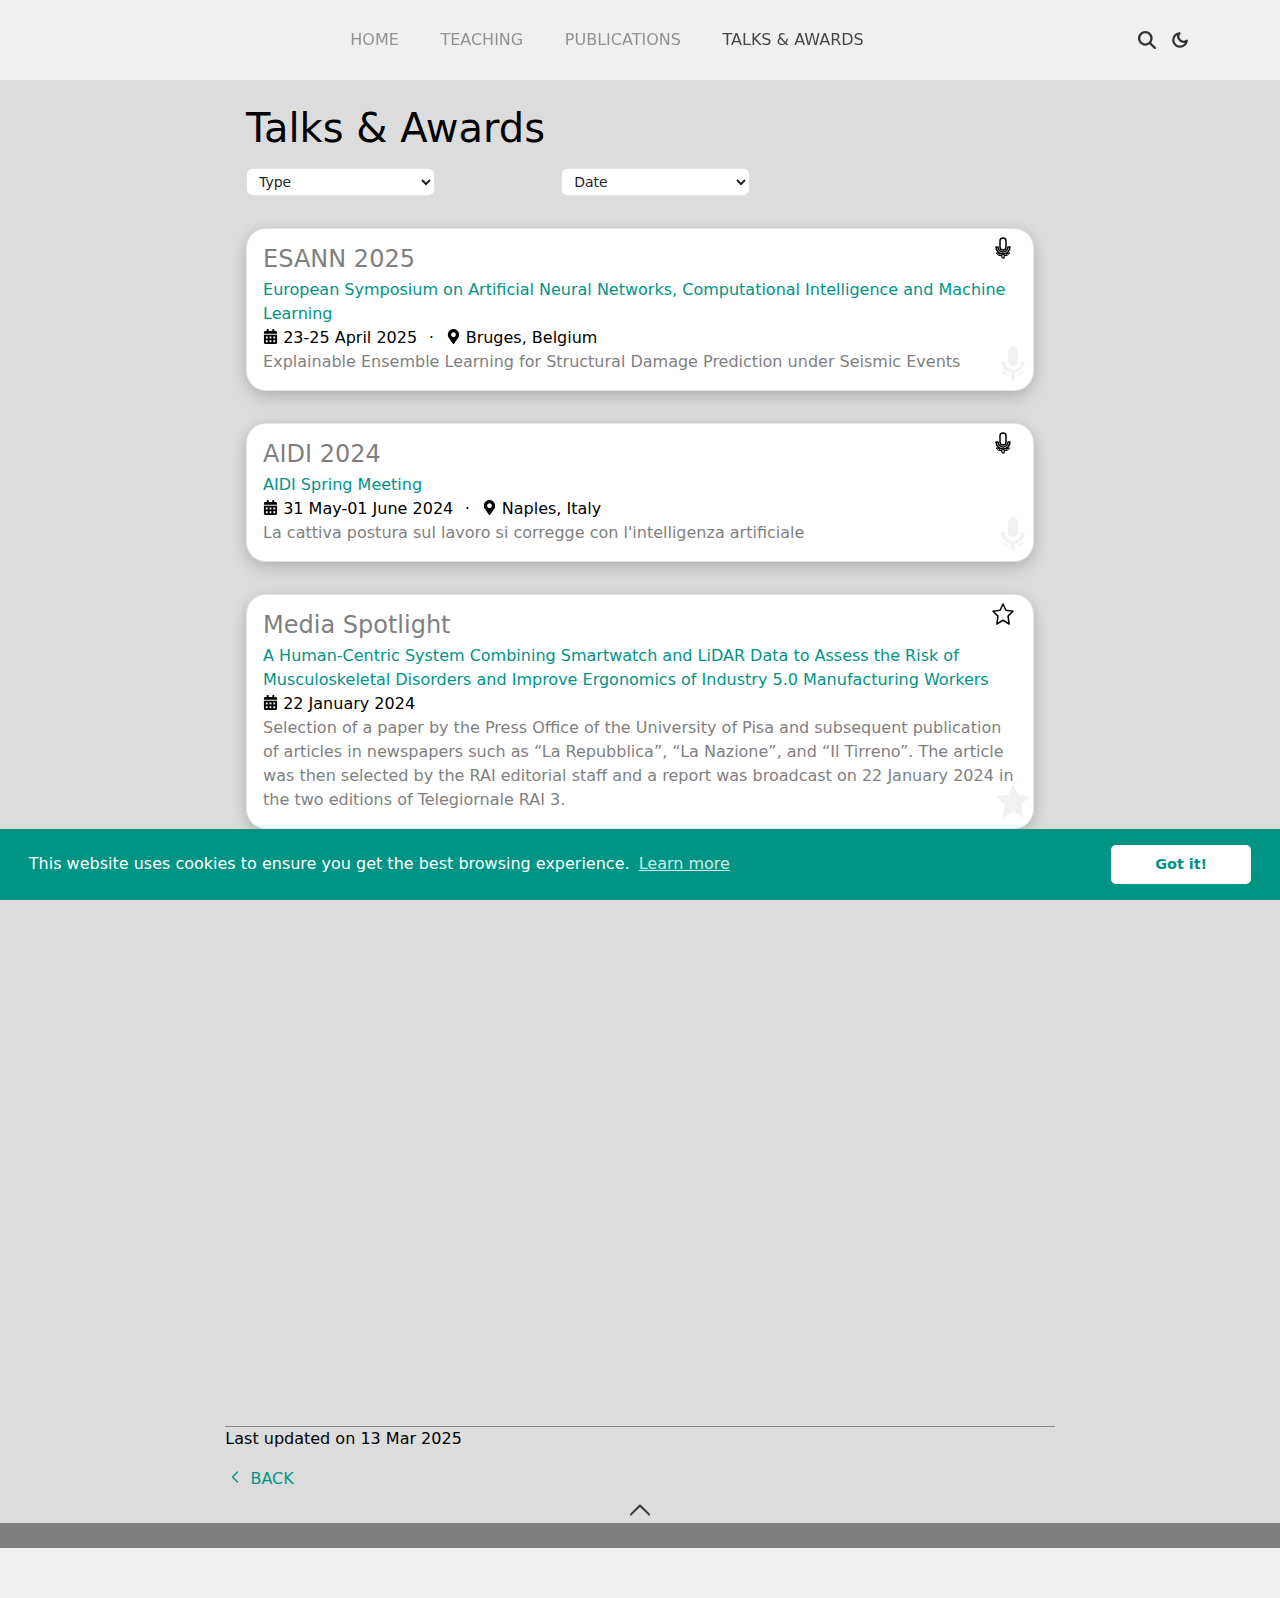
<file: talks_and_awards/index.html>
<!DOCTYPE html>
<html lang='en-us'>
    <head>
        <meta charset='utf-8'>
        <meta http-equiv='X-UA-Compatible' content='IE=edge'>
        <meta name='viewport' content='width=device-width, initial-scale=1.0, interactive-widget=resizes-content'>
        
        <meta name='author' content='Michele Baldassini'>
        <meta name='description' content='Talks &amp; Awards'>

        <meta name='robots' content='noindex, nofollow'>

        <!-- Favicon -->
        <link rel='icon' type='image/x-icon' href='../favicon/favicon.ico'>
        <link rel='shortcut icon' type='image/x-icon' href='../favicon/favicon.ico'>
        <link rel='icon' type='image/png' sizes='16x16' href='../favicon/favicon-16x16.png'>
        <link rel='icon' type='image/png' sizes='32x32' href='../favicon/favicon-32x32.png'>
        <link rel='icon' type='image/png' sizes='48x48' href='../favicon/favicon-48x48.png'>
        <!-- <link rel='icon' type='image/png' sizes='96x96' href='../favicon/favicon-96x96.png'> -->
        <link rel='icon' type='image/svg+xml' href='../favicon/favicon.svg'>

        <!-- Font Family -->
        <link rel='preconnect' href='https://fonts.googleapis.com'>
        <link rel='preconnect' href='https://fonts.gstatic.com' crossorigin>
        <link rel='preload' href='https://fonts.googleapis.com/css2?family=Ubuntu:ital,wght@0,300;0,400;0,500;0,700;1,300;1,400;1,500;1,700&amp;display=swap' as='style'>
        <link type='text/css' rel='stylesheet' href='https://fonts.googleapis.com/css2?family=Ubuntu:ital,wght@0,300;0,400;0,500;0,700;1,300;1,400;1,500;1,700&amp;display=swap'>

        <!-- Font Awesome -->
        <link rel='preconnect' href='https://cdnjs.cloudflare.com' crossorigin>
        <link rel='preload' href='https://cdnjs.cloudflare.com/ajax/libs/font-awesome/6.5.0/css/all.min.css' as='style'>
        <link type='text/css' rel='stylesheet' href='https://cdnjs.cloudflare.com/ajax/libs/font-awesome/6.5.0/css/all.min.css'>

        <link type='text/css' rel='stylesheet' href='../css/assets/bootstrap-5.3.3.min.css'>

        <link type='text/css' rel='stylesheet' href='../css/style.css'>
        <link type='text/css' rel='stylesheet' href='../css/responsive.css'>

        <title>Michele Baldassini | Talks &amp; Awards</title>

        <script type='text/javascript' src='../js/assets/isotope-3.0.6.pkgd.min.js'></script>
        <script type='text/javascript' src='../js/main_head.js'></script>

    </head>

    <body>
        <!-- Cookie Banner -->
        <div class='cookie-window hidden'>
            <span class='cookie-message'>
                <span>This website uses cookies to ensure you get the best browsing experience.</span>
                <a class='cookie-link' href='https://www.cookiesandyou.com' rel='noopener noreferrer nofollow' target='_blank'>Learn more</a>
            </span>
            <div class='cookie-compliance'>
                <a class='cookie-btn'>Got it!</a>
            </div>
        </div>

        <!-- NAVIGATION BAR -->
        <nav class='navbar navbar-expand-lg fixed-top'>
            <div class='progress-container'>
                <div class='progress-bar' id='myBar'></div>
            </div>
            <div class='container'>
                <button class='navbar-toggler collapsed' type='button' data-bs-toggle='collapse' data-bs-target='#navbarResponsive' aria-controls='navbarResponsive' aria-expanded='false' aria-label='Toggle navigation'>
                    <span></span>
                    <span></span>
                    <span></span>
                </button>
                <div id='navbarResponsive' class='collapse navbar-collapse'>
                    <ul class='navbar-nav m-auto'>
                        <li class='nav-item'>
                            <a class='nav-link ext-link home-link' href='../'>Home</a>
                        </li>
                        <li class='nav-item'>
                            <a class='nav-link ext-link home-link' href='../teaching/computational_intelligence_and_deep_learning/'>Teaching</a>
                        </li>
                        <li class='nav-item'>
                            <a class='nav-link ext-link home-link' href='../publications/'>Publications</a>
                        </li>
                        <li class='nav-item active'>
                            <a class='nav-link home-link' href='javascript:void(0);'>Talks &amp; Awards</a>
                        </li>
                    </ul>
                </div>

                <div class='search-nav'>
                    <button id='btn-search' class='toggle-button' aria-label='search'>
                        <svg id='search' width='18' height='18' viewBox='0 0 512 512' fill='currentcolor'>
                            <path d='M416 208c0 45.9-14.9 88.3-40 122.7L502.6 457.4c12.5 12.5 12.5 32.8.0 45.3s-32.8 12.5-45.3.0L330.7 376c-34.4 25.2-76.8 40-122.7 40C93.1 416 0 322.9.0 208S93.1.0 208 0 416 93.1 416 208zM208 352a144 144 0 100-288 144 144 0 100 288z'/>
                        </svg>
                    </button>
                </div>

                <div class='theme-toggle'>
                    <button class='toggle-button'>
                        <svg id='moon' width='24' height='18' viewBox='0 0 24 24' fill='none' stroke='currentcolor' stroke-width='3' stroke-linecap='round' stroke-linejoin='round'>
                            <path d='M21 12.79A9 9 0 1111.21 3 7 7 0 0021 12.79z'/>
                        </svg>
                        <svg id='sun' width='24' height='18' viewBox='0 0 24 24' fill='none' stroke='currentcolor' stroke-width='3' stroke-linecap='round' stroke-linejoin='round'>
                            <circle cx='12' cy='12' r='5'/>
                            <line x1='12' y1='1' x2='12' y2='3'/>
                            <line x1='12' y1='21' x2='12' y2='23'/>
                            <line x1='4.22' y1='4.22' x2='5.64' y2='5.64'/>
                            <line x1='18.36' y1='18.36' x2='19.78' y2='19.78'/>
                            <line x1='1' y1='12' x2='3' y2='12'/>
                            <line x1='21' y1='12' x2='23' y2='12'/>
                            <line x1='4.22' y1='19.78' x2='5.64' y2='18.36'/>
                            <line x1='18.36' y1='5.64' x2='19.78' y2='4.22'/>
                        </svg>
                    </button>
                </div>
            </div>
            <div class='collapse' id='searchBar'>
                <div class='container'>
                    <form id='searchBox'>
                        <svg id='search' width='18' height='18' viewBox='0 0 512 512' fill='currentcolor'>
                            <path d='M416 208c0 45.9-14.9 88.3-40 122.7L502.6 457.4c12.5 12.5 12.5 32.8.0 45.3s-32.8 12.5-45.3.0L330.7 376c-34.4 25.2-76.8 40-122.7 40C93.1 416 0 322.9.0 208S93.1.0 208 0 416 93.1 416 208zM208 352a144 144 0 100-288 144 144 0 100 288z'/>
                        </svg>
                        <input id='search-input' class='form-control' type='search' placeholder='Search...' aria-label='Search'>
                    </form>
                    <div id='search-results'></div>
                </div>
          </div>
        </nav>

        <!-- ALL TALKS and AWARDS -->
        <div class='container-fluid'>
            <div class='row justify-content-center background'>
                <div class='col-12 col-xl-2 d-none-md d-none-sm'></div>
                <div class='col-12 col-md-10 col-xl-8 col-sm-10'>
                    <div class='main last-section'>
                        <div class='main-container'>
                            <h1 class='publications-header'>Talks &amp; Awards</h1>
                             <div class='d-flex search-col'>
                                <div class='cardtype'>
                                    <select class='pub-filters filter-cardtype form-control' data-filter-group='cardtype'>
                                        <option value='*'>Type</option>
                                        <option value='.cardtype-1'>Talks</option>
                                        <option value='.cardtype-2'>Awards</option>
                                    </select>
                                </div>
                                <div class='cardyear'>
                                    <select class='pub-filters form-control' data-filter-group='cardyear'>
                                        <option value='*'>Date</option>
                                        <option value='.cardyear-2025'>2025</option>
                                        <option value='.cardyear-2024'>2024</option>
                                        <option value='.cardyear-2023'>2023</option>
                                        <option value='.cardyear-2022'>2022</option>
                                    </select>
                                </div>
                            </div>
                            <div class='justify-content-center'> 
                                <div class='cards'>
                                    <div class='isotope-item cardtype-1 cardyear-2025' id='esann-2025' tabindex='0'>
                                        <div class='card-wrapper fade-up'>
                                            <div class='card'>
                                                <div class='card-body justify-content-center'>
                                                    <div class='icon h1'>
                                                        <span class='uim-svg'>
                                                            <svg xmlns='http://www.w3.org/2000/svg' viewBox='0 0 24 24' width='1em' height='1em' fill='none' stroke='currentColor' stroke-width='1.5' stroke-linecap='round' stroke-linejoin='round'>
                                                                <path d='M12 14a3 3 0 0 0 3-3V5a3 3 0 0 0-6 0v6a3 3 0 0 0 3 3z'/>
                                                                <path d='M19 11h-2a5 5 0 0 1-10 0H5a7 7 0 0 0 14 0z'/>
                                                                <path d='M13 21.93V19.95A7.002 7.002 0 0 0 18.92 17h-2.02A5.003 5.003 0 0 1 13 19.9v-1.9h-2v1.9a5.003 5.003 0 0 1-3.9-2.9H5.08A7.002 7.002 0 0 0 11 19.95v1.98h2z'  stroke-width='1'/>
                                                            </svg>
                                                        </span>
                                                    </div>
                                                    <div class='content'>
                                                        <h4 class='card-title'>ESANN 2025</h4>
                                                        <div class='card-subtitle'>
                                                            <a href='https://www.esann.org/proceedings/2025' rel='noopener noreferrer nofollow' target='_blank'>European Symposium on Artificial Neural Networks, Computational Intelligence and Machine Learning</a>
                                                        </div>
                                                        <div class='card-text'>
                                                            <!-- <i class='fa-solid fa-calendar-alt' aria-hidden='true'></i> -->
                                                            <svg class='svg-calendar' width='15' height='15' viewBox='0 0 448 512' fill='currentcolor' stroke='currentcolor'>
                                                                <path d='M0 464c0 26.5 21.5 48 48 48h352c26.5 0 48-21.5 48-48V192H0v272zm320-196c0-6.6 5.4-12 12-12h40c6.6 0 12 5.4 12 12v40c0 6.6-5.4 12-12 12h-40c-6.6 0-12-5.4-12-12v-40zm0 128c0-6.6 5.4-12 12-12h40c6.6 0 12 5.4 12 12v40c0 6.6-5.4 12-12 12h-40c-6.6 0-12-5.4-12-12v-40zM192 268c0-6.6 5.4-12 12-12h40c6.6 0 12 5.4 12 12v40c0 6.6-5.4 12-12 12h-40c-6.6 0-12-5.4-12-12v-40zm0 128c0-6.6 5.4-12 12-12h40c6.6 0 12 5.4 12 12v40c0 6.6-5.4 12-12 12h-40c-6.6 0-12-5.4-12-12v-40zM64 268c0-6.6 5.4-12 12-12h40c6.6 0 12 5.4 12 12v40c0 6.6-5.4 12-12 12H76c-6.6 0-12-5.4-12-12v-40zm0 128c0-6.6 5.4-12 12-12h40c6.6 0 12 5.4 12 12v40c0 6.6-5.4 12-12 12H76c-6.6 0-12-5.4-12-12v-40zM400 64h-48V16c0-8.8-7.2-16-16-16h-32c-8.8 0-16 7.2-16 16v48H160V16c0-8.8-7.2-16-16-16h-32c-8.8 0-16 7.2-16 16v48H48C21.5 64 0 85.5 0 112v48h448v-48c0-26.5-21.5-48-48-48z'/>
                                                            </svg>
                                                            23-25 April 2025
                                                            <span class='dot-divider'></span>
                                                            <!-- <i class='fa-solid fa-map-marker-alt' aria-hidden='true'></i> -->
                                                            <svg class='svg-map' width='15' height='15' viewBox='0 0 384 512' fill='currentcolor' stroke='currentcolor'>
                                                                <path d='M172.268 501.67C26.97 291.031 0 269.413 0 192 0 85.961 85.961 0 192 0s192 85.961 192 192c0 77.413-26.97 99.031-172.268 309.67-9.535 13.774-29.93 13.773-39.464 0zM192 272c44.183 0 80-35.817 80-80s-35.817-80-80-80-80 35.817-80 80 35.817 80 80 80z'/>
                                                            </svg>
                                                            Bruges, Belgium
                                                        </div>
                                                        <div class='card-text'>Explainable Ensemble Learning for Structural Damage Prediction under Seismic Events</div>
                                                    </div>

                                                    <div class='big-icon h1 text-custom'>
                                                        <span class='uim-svg'>
                                                            <svg xmlns='http://www.w3.org/2000/svg' viewBox='0 0 24 24' width='1em' fill='currentColor'>
                                                                <path d='M12 14a3 3 0 0 0 3-3V5a3 3 0 0 0-6 0v6a3 3 0 0 0 3 3z'/>
                                                                <path d='M19 11h-2a5 5 0 0 1-10 0H5a7 7 0 0 0 14 0z'/>
                                                                <path d='M13 21.93V19.95A7.002 7.002 0 0 0 18.92 17h-2.02A5.003 5.003 0 0 1 13 19.9v-1.9h-2v1.9a5.003 5.003 0 0 1-3.9-2.9H5.08A7.002 7.002 0 0 0 11 19.95v1.98h2z'/>
                                                            </svg>
                                                        </span>
                                                    </div>
                                                </div>
                                            </div>
                                        </div>
                                    </div>

                                    <div class='isotope-item cardtype-1 cardyear-2024' id='aidi-2024' tabindex='0'>
                                        <div class='card-wrapper fade-up'>
                                            <div class='card'>
                                                <div class='card-body justify-content-center'>
                                                    <div class='icon h1'>
                                                        <span class='uim-svg'>
                                                            <svg xmlns='http://www.w3.org/2000/svg' viewBox='0 0 24 24' width='1em' height='1em' fill='none' stroke='currentColor' stroke-width='1.5' stroke-linecap='round' stroke-linejoin='round'>
                                                                <path d='M12 14a3 3 0 0 0 3-3V5a3 3 0 0 0-6 0v6a3 3 0 0 0 3 3z'/>
                                                                <path d='M19 11h-2a5 5 0 0 1-10 0H5a7 7 0 0 0 14 0z'/>
                                                                <path d='M13 21.93V19.95A7.002 7.002 0 0 0 18.92 17h-2.02A5.003 5.003 0 0 1 13 19.9v-1.9h-2v1.9a5.003 5.003 0 0 1-3.9-2.9H5.08A7.002 7.002 0 0 0 11 19.95v1.98h2z'  stroke-width='1'/>
                                                            </svg>
                                                        </span>
                                                    </div>
                                                    <div class='content'>
                                                        <h4 class='card-title'>AIDI 2024</h4>
                                                        <div class='card-subtitle'>
                                                            <a href='https://www.aiditalia.it/spring-meeting-2024/' rel='noopener noreferrer nofollow' target='_blank'>AIDI Spring Meeting</a>
                                                        </div>
                                                        <div class='card-text'>
                                                            <!-- <i class='fa-solid fa-calendar-alt' aria-hidden='true'></i> -->
                                                            <svg class='svg-calendar' width='15' height='15' viewBox='0 0 448 512' fill='currentcolor' stroke='currentcolor'>
                                                                <path d='M0 464c0 26.5 21.5 48 48 48h352c26.5 0 48-21.5 48-48V192H0v272zm320-196c0-6.6 5.4-12 12-12h40c6.6 0 12 5.4 12 12v40c0 6.6-5.4 12-12 12h-40c-6.6 0-12-5.4-12-12v-40zm0 128c0-6.6 5.4-12 12-12h40c6.6 0 12 5.4 12 12v40c0 6.6-5.4 12-12 12h-40c-6.6 0-12-5.4-12-12v-40zM192 268c0-6.6 5.4-12 12-12h40c6.6 0 12 5.4 12 12v40c0 6.6-5.4 12-12 12h-40c-6.6 0-12-5.4-12-12v-40zm0 128c0-6.6 5.4-12 12-12h40c6.6 0 12 5.4 12 12v40c0 6.6-5.4 12-12 12h-40c-6.6 0-12-5.4-12-12v-40zM64 268c0-6.6 5.4-12 12-12h40c6.6 0 12 5.4 12 12v40c0 6.6-5.4 12-12 12H76c-6.6 0-12-5.4-12-12v-40zm0 128c0-6.6 5.4-12 12-12h40c6.6 0 12 5.4 12 12v40c0 6.6-5.4 12-12 12H76c-6.6 0-12-5.4-12-12v-40zM400 64h-48V16c0-8.8-7.2-16-16-16h-32c-8.8 0-16 7.2-16 16v48H160V16c0-8.8-7.2-16-16-16h-32c-8.8 0-16 7.2-16 16v48H48C21.5 64 0 85.5 0 112v48h448v-48c0-26.5-21.5-48-48-48z'/>
                                                            </svg>
                                                            31 May-01 June 2024
                                                            <span class='dot-divider'></span>
                                                            <!-- <i class='fa-solid fa-map-marker-alt' aria-hidden='true'></i> -->
                                                            <svg class='svg-map' width='15' height='15' viewBox='0 0 384 512' fill='currentcolor' stroke='currentcolor'>
                                                                <path d='M172.268 501.67C26.97 291.031 0 269.413 0 192 0 85.961 85.961 0 192 0s192 85.961 192 192c0 77.413-26.97 99.031-172.268 309.67-9.535 13.774-29.93 13.773-39.464 0zM192 272c44.183 0 80-35.817 80-80s-35.817-80-80-80-80 35.817-80 80 35.817 80 80 80z'/>
                                                            </svg>
                                                            Naples, Italy
                                                        </div>
                                                        <div class='card-text'>La cattiva postura sul lavoro si corregge con l'intelligenza artificiale</div>
                                                    </div>

                                                    <div class='big-icon h1 text-custom'>
                                                        <span class='uim-svg'>
                                                            <svg xmlns='http://www.w3.org/2000/svg' viewBox='0 0 24 24' width='1em' fill='currentColor'>
                                                                <path d='M12 14a3 3 0 0 0 3-3V5a3 3 0 0 0-6 0v6a3 3 0 0 0 3 3z'/>
                                                                <path d='M19 11h-2a5 5 0 0 1-10 0H5a7 7 0 0 0 14 0z'/>
                                                                <path d='M13 21.93V19.95A7.002 7.002 0 0 0 18.92 17h-2.02A5.003 5.003 0 0 1 13 19.9v-1.9h-2v1.9a5.003 5.003 0 0 1-3.9-2.9H5.08A7.002 7.002 0 0 0 11 19.95v1.98h2z'/>
                                                            </svg>
                                                        </span>
                                                    </div>
                                                </div>
                                            </div>
                                        </div>
                                    </div>
                                
                                    <div class='isotope-item cardtype-2 cardyear-2024' id='media-spotlight' tabindex='0'>
                                        <div class='card-wrapper fade-up'>
                                            <div class='card'>
                                                <div class='card-body justify-content-center'>
                                                    <div class='icon h1'>
                                                        <span class='uim-svg'>
                                                            <svg xmlns='http://www.w3.org/2000/svg' viewBox='0 0 24 24' width='1em' height='1em' fill='none' stroke='currentColor' stroke-width='1.5' stroke-linecap='round' stroke-linejoin='round'>
                                                                <path d='M12 2l2.89 6.26L22 9.27l-5 4.87L18.18 22 12 18.26 5.82 22 7 14.14 2 9.27l7.11-1.01L12 2z'/>
                                                            </svg>
                                                        </span>
                                                    </div>
                                                    <div class='content'>
                                                        <h4 class='card-title'>Media Spotlight</h4>
                                                        <div class='card-subtitle'>
                                                            <a href='https://doi.org/10.1016/j.compind.2023.104042' rel='noopener noreferrer nofollow' target='_blank'>A Human-Centric System Combining Smartwatch and LiDAR Data to Assess the Risk of Musculoskeletal Disorders and Improve Ergonomics of Industry 5.0 Manufacturing Workers</a>
                                                        </div>
                                                        <div class='card-text'>
                                                            <!-- <i class='fa-solid fa-calendar-alt' aria-hidden='true'></i> -->
                                                            <svg class='svg-calendar' width='15' height='15' viewBox='0 0 448 512' fill='currentcolor' stroke='currentcolor'>
                                                                <path d='M0 464c0 26.5 21.5 48 48 48h352c26.5 0 48-21.5 48-48V192H0v272zm320-196c0-6.6 5.4-12 12-12h40c6.6 0 12 5.4 12 12v40c0 6.6-5.4 12-12 12h-40c-6.6 0-12-5.4-12-12v-40zm0 128c0-6.6 5.4-12 12-12h40c6.6 0 12 5.4 12 12v40c0 6.6-5.4 12-12 12h-40c-6.6 0-12-5.4-12-12v-40zM192 268c0-6.6 5.4-12 12-12h40c6.6 0 12 5.4 12 12v40c0 6.6-5.4 12-12 12h-40c-6.6 0-12-5.4-12-12v-40zm0 128c0-6.6 5.4-12 12-12h40c6.6 0 12 5.4 12 12v40c0 6.6-5.4 12-12 12h-40c-6.6 0-12-5.4-12-12v-40zM64 268c0-6.6 5.4-12 12-12h40c6.6 0 12 5.4 12 12v40c0 6.6-5.4 12-12 12H76c-6.6 0-12-5.4-12-12v-40zm0 128c0-6.6 5.4-12 12-12h40c6.6 0 12 5.4 12 12v40c0 6.6-5.4 12-12 12H76c-6.6 0-12-5.4-12-12v-40zM400 64h-48V16c0-8.8-7.2-16-16-16h-32c-8.8 0-16 7.2-16 16v48H160V16c0-8.8-7.2-16-16-16h-32c-8.8 0-16 7.2-16 16v48H48C21.5 64 0 85.5 0 112v48h448v-48c0-26.5-21.5-48-48-48z'/>
                                                            </svg>
                                                            22 January 2024
                                                        </div>
                                                        <div class='card-text'>
                                                            Selection of a paper by the Press Office of the University of Pisa and subsequent publication of
                                                            articles in newspapers such as “La Repubblica”, “La Nazione”, and “Il Tirreno”. The article was
                                                            then selected by the RAI editorial staff and a report was broadcast on 22 January 2024 in the
                                                            two editions of Telegiornale RAI 3.
                                                        </div>
                                                    </div>
                                                
                                                    <div class='big-icon h1 text-custom'>
                                                        <span class='uim-svg'>
                                                            <svg xmlns='http://www.w3.org/2000/svg' viewBox='0 0 24 24' width='1em' fill='currentColor'>
                                                                <path d='M12 2l2.89 6.26L22 9.27l-5 4.87L18.18 22 12 18.26 5.82 22 7 14.14 2 9.27l7.11-1.01L12 2z'/>
                                                            </svg>
                                                        </span>
                                                    </div>
                                                </div>
                                            </div>
                                        </div>
                                    </div>
                                
                                    <div class='isotope-item cardtype-1 cardyear-2023' id='bigdata-2023' tabindex='0'>
                                        <div class='card-wrapper fade-up'>
                                            <div class='card'>
                                                <div class='card-body justify-content-center'>
                                                    <div class='icon h1'>
                                                        <span class='uim-svg'>
                                                            <svg xmlns='http://www.w3.org/2000/svg' viewBox='0 0 24 24' width='1em' height='1em' fill='none' stroke='currentColor' stroke-width='1.5' stroke-linecap='round' stroke-linejoin='round'>
                                                                <path d='M12 14a3 3 0 0 0 3-3V5a3 3 0 0 0-6 0v6a3 3 0 0 0 3 3z'/>
                                                                <path d='M19 11h-2a5 5 0 0 1-10 0H5a7 7 0 0 0 14 0z'/>
                                                                <path d='M13 21.93V19.95A7.002 7.002 0 0 0 18.92 17h-2.02A5.003 5.003 0 0 1 13 19.9v-1.9h-2v1.9a5.003 5.003 0 0 1-3.9-2.9H5.08A7.002 7.002 0 0 0 11 19.95v1.98h2z'  stroke-width='1'/>
                                                            </svg>
                                                        </span>
                                                    </div>
                                                    <div class='content'>
                                                        <h4 class='card-title'>BigData 2023</h4>
                                                        <div class='card-subtitle'>
                                                            <a href='https://ieeexplore.ieee.org/xpl/conhome/10385234/proceeding' rel='noopener noreferrer nofollow' target='_blank'>IEEE International Conference on Big Data</a>
                                                        </div>
                                                        <div class='card-text'>
                                                            <!-- <i class='fa-solid fa-calendar-alt' aria-hidden='true'></i> -->
                                                            <svg class='svg-calendar' width='15' height='15' viewBox='0 0 448 512' fill='currentcolor' stroke='currentcolor'>
                                                                <path d='M0 464c0 26.5 21.5 48 48 48h352c26.5 0 48-21.5 48-48V192H0v272zm320-196c0-6.6 5.4-12 12-12h40c6.6 0 12 5.4 12 12v40c0 6.6-5.4 12-12 12h-40c-6.6 0-12-5.4-12-12v-40zm0 128c0-6.6 5.4-12 12-12h40c6.6 0 12 5.4 12 12v40c0 6.6-5.4 12-12 12h-40c-6.6 0-12-5.4-12-12v-40zM192 268c0-6.6 5.4-12 12-12h40c6.6 0 12 5.4 12 12v40c0 6.6-5.4 12-12 12h-40c-6.6 0-12-5.4-12-12v-40zm0 128c0-6.6 5.4-12 12-12h40c6.6 0 12 5.4 12 12v40c0 6.6-5.4 12-12 12h-40c-6.6 0-12-5.4-12-12v-40zM64 268c0-6.6 5.4-12 12-12h40c6.6 0 12 5.4 12 12v40c0 6.6-5.4 12-12 12H76c-6.6 0-12-5.4-12-12v-40zm0 128c0-6.6 5.4-12 12-12h40c6.6 0 12 5.4 12 12v40c0 6.6-5.4 12-12 12H76c-6.6 0-12-5.4-12-12v-40zM400 64h-48V16c0-8.8-7.2-16-16-16h-32c-8.8 0-16 7.2-16 16v48H160V16c0-8.8-7.2-16-16-16h-32c-8.8 0-16 7.2-16 16v48H48C21.5 64 0 85.5 0 112v48h448v-48c0-26.5-21.5-48-48-48z'/>
                                                            </svg>
                                                            15-18 December 2023
                                                            <span class='dot-divider'></span>
                                                            <!-- <i class='fa-solid fa-map-marker-alt' aria-hidden='true'></i> -->
                                                            <svg class='svg-map' width='15' height='15' viewBox='0 0 384 512' fill='currentcolor' stroke='currentcolor'>
                                                                <path d='M172.268 501.67C26.97 291.031 0 269.413 0 192 0 85.961 85.961 0 192 0s192 85.961 192 192c0 77.413-26.97 99.031-172.268 309.67-9.535 13.774-29.93 13.773-39.464 0zM192 272c44.183 0 80-35.817 80-80s-35.817-80-80-80-80 35.817-80 80 35.817 80 80 80z'/>
                                                            </svg>
                                                            Sorrento, Italy
                                                        </div>
                                                        <div class='card-text'>Speech-Based Detection of In-Car Escalating Arguments to Prevent Distracted Driving</div>
                                                    </div>

                                                    <div class='big-icon h1 text-custom'>
                                                        <span class='uim-svg'>
                                                            <svg xmlns='http://www.w3.org/2000/svg' viewBox='0 0 24 24' width='1em' fill='currentColor'>
                                                                <path d='M12 14a3 3 0 0 0 3-3V5a3 3 0 0 0-6 0v6a3 3 0 0 0 3 3z'/>
                                                                <path d='M19 11h-2a5 5 0 0 1-10 0H5a7 7 0 0 0 14 0z'/>
                                                                <path d='M13 21.93V19.95A7.002 7.002 0 0 0 18.92 17h-2.02A5.003 5.003 0 0 1 13 19.9v-1.9h-2v1.9a5.003 5.003 0 0 1-3.9-2.9H5.08A7.002 7.002 0 0 0 11 19.95v1.98h2z'/>
                                                            </svg>
                                                        </span>
                                                    </div>
                                                </div>
                                            </div>
                                        </div>
                                    </div>

                                    <div class='isotope-item cardtype-2 cardyear-2022' id='best-paper-award-candidate-(top-2-paper)' tabindex='0'>
                                        <div class='card-wrapper fade-up'>
                                            <div class='card'>
                                                <div class='card-body justify-content-center'>
                                                    <div class='icon h1'>
                                                        <span class='uim-svg'>
                                                            <svg xmlns='http://www.w3.org/2000/svg' viewBox='0 0 24 24' width='1em' height='1em' fill='none' stroke='currentColor' stroke-width='1.5' stroke-linecap='round' stroke-linejoin='round'>
                                                                <path d='M12 2l2.89 6.26L22 9.27l-5 4.87L18.18 22 12 18.26 5.82 22 7 14.14 2 9.27l7.11-1.01L12 2z'/>
                                                            </svg>
                                                        </span>
                                                    </div>
                                                    <div class='content'>
                                                        <h4 class='card-title'>Best Paper Award Candidate<span class='d-block'>(Top-2 paper)</span></h4>
                                                        <div class='card-subtitle'>
                                                            <a href='https://ieeexplore.ieee.org/xpl/conhome/10019600/proceeding' rel='noopener noreferrer nofollow' target='_blank'>IEEE International Symposium on Multimedia</a>
                                                        </div>
                                                        <div class='card-text'>
                                                            <!-- <i class='fa-solid fa-calendar-alt' aria-hidden='true'></i> -->
                                                            <svg class='svg-calendar' width='15' height='15' viewBox='0 0 448 512' fill='currentcolor' stroke='currentcolor'>
                                                                <path d='M0 464c0 26.5 21.5 48 48 48h352c26.5 0 48-21.5 48-48V192H0v272zm320-196c0-6.6 5.4-12 12-12h40c6.6 0 12 5.4 12 12v40c0 6.6-5.4 12-12 12h-40c-6.6 0-12-5.4-12-12v-40zm0 128c0-6.6 5.4-12 12-12h40c6.6 0 12 5.4 12 12v40c0 6.6-5.4 12-12 12h-40c-6.6 0-12-5.4-12-12v-40zM192 268c0-6.6 5.4-12 12-12h40c6.6 0 12 5.4 12 12v40c0 6.6-5.4 12-12 12h-40c-6.6 0-12-5.4-12-12v-40zm0 128c0-6.6 5.4-12 12-12h40c6.6 0 12 5.4 12 12v40c0 6.6-5.4 12-12 12h-40c-6.6 0-12-5.4-12-12v-40zM64 268c0-6.6 5.4-12 12-12h40c6.6 0 12 5.4 12 12v40c0 6.6-5.4 12-12 12H76c-6.6 0-12-5.4-12-12v-40zm0 128c0-6.6 5.4-12 12-12h40c6.6 0 12 5.4 12 12v40c0 6.6-5.4 12-12 12H76c-6.6 0-12-5.4-12-12v-40zM400 64h-48V16c0-8.8-7.2-16-16-16h-32c-8.8 0-16 7.2-16 16v48H160V16c0-8.8-7.2-16-16-16h-32c-8.8 0-16 7.2-16 16v48H48C21.5 64 0 85.5 0 112v48h448v-48c0-26.5-21.5-48-48-48z'/>
                                                            </svg>
                                                            5-7 December 2022
                                                            <span class='dot-divider'></span>
                                                            <!-- <i class='fa-solid fa-map-marker-alt' aria-hidden='true'></i> -->
                                                            <svg class='svg-map' width='15' height='15' viewBox='0 0 384 512' fill='currentcolor' stroke='currentcolor'>
                                                                <path d='M172.268 501.67C26.97 291.031 0 269.413 0 192 0 85.961 85.961 0 192 0s192 85.961 192 192c0 77.413-26.97 99.031-172.268 309.67-9.535 13.774-29.93 13.773-39.464 0zM192 272c44.183 0 80-35.817 80-80s-35.817-80-80-80-80 35.817-80 80 35.817 80 80 80z'/>
                                                            </svg>
                                                            Naples, Italy
                                                        </div>
                                                        <div class='card-text'>Detecting happiness from 14-channel binary-valued EEG charts via deep learning</div>
                                                    </div>
                                                
                                                    <div class='big-icon h1 text-custom'>
                                                        <span class='uim-svg'>
                                                            <svg xmlns='http://www.w3.org/2000/svg' viewBox='0 0 24 24' width='1em' fill='currentColor'>
                                                                <path d='M12 2l2.89 6.26L22 9.27l-5 4.87L18.18 22 12 18.26 5.82 22 7 14.14 2 9.27l7.11-1.01L12 2z'/>
                                                            </svg>
                                                        </span>
                                                    </div>
                                                </div>
                                            </div>
                                        </div>
                                    </div>
                                
                                    <div class='isotope-item cardtype-1 cardyear-2022' id='ism-2022' tabindex='0'>
                                        <div class='card-wrapper fade-up'>
                                            <div class='card'>
                                                <div class='card-body justify-content-center'>
                                                    <div class='icon h1'>
                                                        <span class='uim-svg'>
                                                            <svg xmlns='http://www.w3.org/2000/svg' viewBox='0 0 24 24' width='1em' height='1em' fill='none' stroke='currentColor' stroke-width='1.5' stroke-linecap='round' stroke-linejoin='round'>
                                                                <path d='M12 14a3 3 0 0 0 3-3V5a3 3 0 0 0-6 0v6a3 3 0 0 0 3 3z'/>
                                                                <path d='M19 11h-2a5 5 0 0 1-10 0H5a7 7 0 0 0 14 0z'/>
                                                                <path d='M13 21.93V19.95A7.002 7.002 0 0 0 18.92 17h-2.02A5.003 5.003 0 0 1 13 19.9v-1.9h-2v1.9a5.003 5.003 0 0 1-3.9-2.9H5.08A7.002 7.002 0 0 0 11 19.95v1.98h2z'  stroke-width='1'/>
                                                            </svg>
                                                        </span>
                                                    </div>
                                                    <div class='content'>
                                                        <h4 class='card-title'>ISM 2022</h4>
                                                        <div class='card-subtitle'>
                                                            <a href='https://ieeexplore.ieee.org/xpl/conhome/10019600/proceeding' rel='noopener noreferrer nofollow' target='_blank'>IEEE International Symposium on Multimedia</a>
                                                        </div>
                                                        <div class='card-text'>
                                                            <!-- <i class='fa-solid fa-calendar-alt' aria-hidden='true'></i> -->
                                                            <svg class='svg-calendar' width='15' height='15' viewBox='0 0 448 512' fill='currentcolor' stroke='currentcolor'>
                                                                <path d='M0 464c0 26.5 21.5 48 48 48h352c26.5 0 48-21.5 48-48V192H0v272zm320-196c0-6.6 5.4-12 12-12h40c6.6 0 12 5.4 12 12v40c0 6.6-5.4 12-12 12h-40c-6.6 0-12-5.4-12-12v-40zm0 128c0-6.6 5.4-12 12-12h40c6.6 0 12 5.4 12 12v40c0 6.6-5.4 12-12 12h-40c-6.6 0-12-5.4-12-12v-40zM192 268c0-6.6 5.4-12 12-12h40c6.6 0 12 5.4 12 12v40c0 6.6-5.4 12-12 12h-40c-6.6 0-12-5.4-12-12v-40zm0 128c0-6.6 5.4-12 12-12h40c6.6 0 12 5.4 12 12v40c0 6.6-5.4 12-12 12h-40c-6.6 0-12-5.4-12-12v-40zM64 268c0-6.6 5.4-12 12-12h40c6.6 0 12 5.4 12 12v40c0 6.6-5.4 12-12 12H76c-6.6 0-12-5.4-12-12v-40zm0 128c0-6.6 5.4-12 12-12h40c6.6 0 12 5.4 12 12v40c0 6.6-5.4 12-12 12H76c-6.6 0-12-5.4-12-12v-40zM400 64h-48V16c0-8.8-7.2-16-16-16h-32c-8.8 0-16 7.2-16 16v48H160V16c0-8.8-7.2-16-16-16h-32c-8.8 0-16 7.2-16 16v48H48C21.5 64 0 85.5 0 112v48h448v-48c0-26.5-21.5-48-48-48z'/>
                                                            </svg>
                                                            5-7 December 2022
                                                            <span class='dot-divider'></span>
                                                            <!-- <i class='fa-solid fa-map-marker-alt' aria-hidden='true'></i> -->
                                                            <svg class='svg-map' width='15' height='15' viewBox='0 0 384 512' fill='currentcolor' stroke='currentcolor'>
                                                                <path d='M172.268 501.67C26.97 291.031 0 269.413 0 192 0 85.961 85.961 0 192 0s192 85.961 192 192c0 77.413-26.97 99.031-172.268 309.67-9.535 13.774-29.93 13.773-39.464 0zM192 272c44.183 0 80-35.817 80-80s-35.817-80-80-80-80 35.817-80 80 35.817 80 80 80z'/>
                                                            </svg>
                                                            Naples, Italy
                                                        </div>
                                                        <div class='card-text'>Detecting happiness from 14-channel binary-valued EEG charts via deep learning</div>
                                                    </div>

                                                    <div class='big-icon h1 text-custom'>
                                                        <span class='uim-svg'>
                                                            <svg xmlns='http://www.w3.org/2000/svg' viewBox='0 0 24 24' width='1em' fill='currentColor'>
                                                                <path d='M12 14a3 3 0 0 0 3-3V5a3 3 0 0 0-6 0v6a3 3 0 0 0 3 3z'/>
                                                                <path d='M19 11h-2a5 5 0 0 1-10 0H5a7 7 0 0 0 14 0z'/>
                                                                <path d='M13 21.93V19.95A7.002 7.002 0 0 0 18.92 17h-2.02A5.003 5.003 0 0 1 13 19.9v-1.9h-2v1.9a5.003 5.003 0 0 1-3.9-2.9H5.08A7.002 7.002 0 0 0 11 19.95v1.98h2z'/>
                                                            </svg>
                                                        </span>
                                                    </div>
                                                </div>
                                            </div>
                                        </div>
                                    </div>
                                </div>
                            </div>
                        </div>
                        <div class='body-footer mt-40'>
                            <p>Last updated on 13 Mar 2025</p>
                        </div>
                        <div class='back'>
                            <a class='ext-link' href='../'>
                                <svg class='svg-back' width='20' height='20' viewBox='0 0 24 24' fill='none' stroke='currentColor' stroke-width='1.5' stroke-linecap='round' stroke-linejoin='round'>
                                    <path d='M15 18l-6-6 6-6'/>
                                </svg> Back
                            </a>
                        </div>
                        <!-- TO TOP -->
                        <a class='to-top' href='javascript:void(0)'>
                            <svg width='20' height='20' viewBox='-406 158 86 86' fill='currentcolor' stroke='currentcolor' stroke-width='2' stroke-linecap='round' stroke-linejoin='round'>
                                <path d='M-325.9,223c1.4,1.3,3.5,1.3,4.9,0s1.4-3.5,0-4.8l-39.6-39.2c-1.4-1.3-3.5-1.3-4.9,0l-39.5,39.2c-1.4,1.3-1.4,3.5,0,4.8s3.5,1.3,4.9,0l37.1-35.7L-325.9,223z'/>
                            </svg>
                        </a>
                    </div>
                </div>
                <div class='col-12 col-xl-2 d-none-md d-none-sm'></div>
            </div>
        </div>

        <!-- FOOTER -->
        <div class='pre-footer'></div>
        <div class='footer'></div>

        <!-- MODAL -->
        <div id='modal-cite' class='modal fade' tabindex='-1' role='dialog' aria-labelledby='modal-cite' aria-hidden='true'>
            <div class='modal-dialog modal-dialog-centered' role='document'>
                <div class='modal-content'>
                    <div class='modal-header'>
                        <h5 class='modal-title'>Cite</h5>
                        <button type='button' class='btn-close' data-bs-dismiss='modal' aria-label='Close'></button>
                    </div>
                    <div class='modal-body'>
                        <pre><code class='reference'></code></pre>
                    </div>
                    <div class='modal-footer'>
                        <button class='btn btn-outline-primary btn-copy' data-bs-toggle='tooltip' onclick='javascript:void(0);'>
                            <i class='fa-solid fa-copy'></i>
                            Copy
                        </button>
                        <a class='btn btn-outline-primary btn-download' href='javascript:void(0);'>
                            <i class='fa-solid fa-download'></i>
                            Download
                        </a>
                    </div>
                </div>
            </div>
        </div>

        <!-- JAVASCRIPT FILES -->
        <script type='text/javascript' src='../js/assets/bootstrap-5.3.3.bundle.min.js'></script>
        <script type='text/javascript' src='../js/assets/fuse-7.0.0.js'></script>
        <script type='text/javascript' src='../js/main.js'></script>
    </body>
</html>
</file>
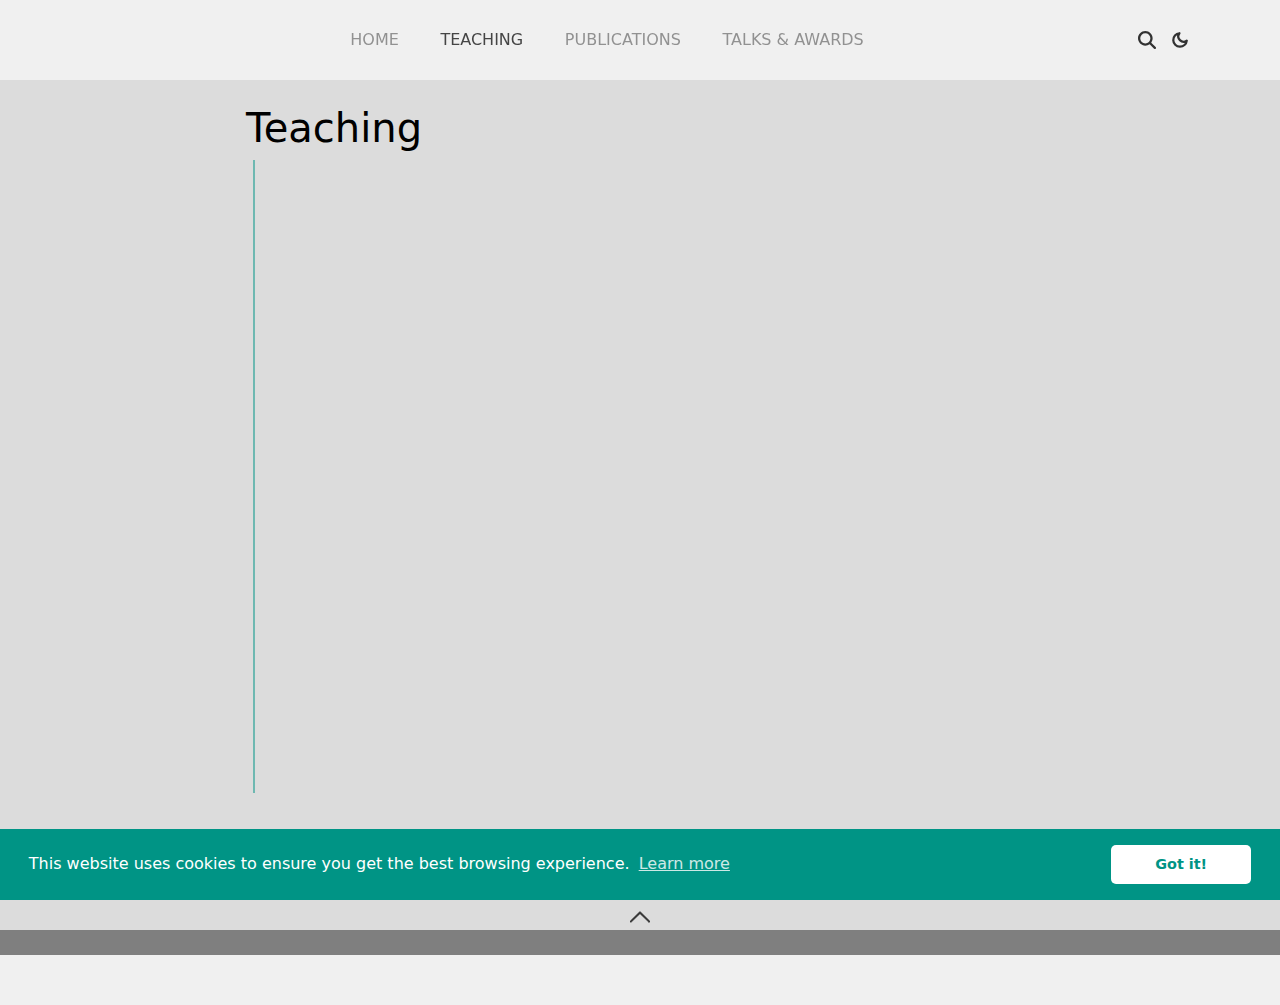
<file: teaching/index.html>
<!DOCTYPE html>
<html lang='en-us'>
    <head>
        <meta charset='utf-8'>
        <meta http-equiv='X-UA-Compatible' content='IE=edge'>
        <meta name='viewport' content='width=device-width, initial-scale=1.0, interactive-widget=resizes-content'>
        
        <meta name='author' content='Michele Baldassini'>
        <meta name='description' content='Teaching'>

        <meta name='robots' content='noindex, nofollow'>

        <!-- Favicon -->
        <link rel='icon' type='image/x-icon' href='../favicon/favicon.ico'>
        <link rel='shortcut icon' type='image/x-icon' href='../favicon/favicon.ico'>
        <link rel='icon' type='image/png' sizes='16x16' href='../favicon/favicon-16x16.png'>
        <link rel='icon' type='image/png' sizes='32x32' href='../favicon/favicon-32x32.png'>
        <link rel='icon' type='image/png' sizes='48x48' href='../favicon/favicon-48x48.png'>
        <!-- <link rel='icon' type='image/png' sizes='96x96' href='../favicon/favicon-96x96.png'> -->
        <link rel='icon' type='image/svg+xml' href='../favicon/favicon.svg'>

        <!-- Font Family -->
        <link rel='preconnect' href='https://fonts.googleapis.com'>
        <link rel='preconnect' href='https://fonts.gstatic.com' crossorigin>
        <link rel='preload' href='https://fonts.googleapis.com/css2?family=Ubuntu:ital,wght@0,300;0,400;0,500;0,700;1,300;1,400;1,500;1,700&amp;display=swap' as='style'>
        <link type='text/css' rel='stylesheet' href='https://fonts.googleapis.com/css2?family=Ubuntu:ital,wght@0,300;0,400;0,500;0,700;1,300;1,400;1,500;1,700&amp;display=swap'>

        <!-- Font Awesome -->
        <link rel='preconnect' href='https://cdnjs.cloudflare.com' crossorigin>
        <link rel='preload' href='https://cdnjs.cloudflare.com/ajax/libs/font-awesome/6.5.0/css/all.min.css' as='style'>
        <link type='text/css' rel='stylesheet' href='https://cdnjs.cloudflare.com/ajax/libs/font-awesome/6.5.0/css/all.min.css'>

        <link type='text/css' rel='stylesheet' href='../css/assets/bootstrap-5.3.3.min.css'>

        <link type='text/css' rel='stylesheet' href='../css/style.css'>
        <link type='text/css' rel='stylesheet' href='../css/responsive.css'>

        <title>Michele Baldassini | Teaching</title>

        <script type='text/javascript' src='../js/main_head.js'></script>

    </head>

    <body>
        <!-- Cookie Banner -->
        <div class='cookie-window hidden'>
            <span class='cookie-message'>
                <span>This website uses cookies to ensure you get the best browsing experience.</span>
                <a class='cookie-link' href='https://www.cookiesandyou.com' rel='noopener noreferrer nofollow' target='_blank'>Learn more</a>
            </span>
            <div class='cookie-compliance'>
                <a class='cookie-btn'>Got it!</a>
            </div>
        </div>

        <!-- NAVIGATION BAR -->
        <nav class='navbar navbar-expand-lg fixed-top'>
            <div class='progress-container'>
                <div class='progress-bar' id='myBar'></div>
            </div>
            <div class='container'>
                <button class='navbar-toggler collapsed' type='button' data-bs-toggle='collapse' data-bs-target='#navbarResponsive' aria-controls='navbarResponsive' aria-expanded='false' aria-label='Toggle navigation'>
                    <span></span>
                    <span></span>
                    <span></span>
                </button>
                <div id='navbarResponsive' class='collapse navbar-collapse'>
                    <ul class='navbar-nav m-auto'>
                        <li class='nav-item'>
                            <a class='nav-link ext-link home-link' href='../'>Home</a>
                        </li>
                        <li class='nav-item active'>
                            <a class='nav-link home-link' href='javascript:void(0);'>Teaching</a>  
                        </li>
                        <li class='nav-item'>
                            <a class='nav-link ext-link home-link' href='../publications/'>Publications</a>
                        </li>
                        <li class='nav-item'>
                            <a class='nav-link ext-link home-link' href='../talks_and_awards/'>Talks &amp; Awards</a>
                        </li>
                    </ul>
                </div>

                <div class='search-nav'>
                    <button id='btn-search' class='toggle-button' aria-label='search'>
                        <svg id='search' width='18' height='18' viewBox='0 0 512 512' fill='currentcolor'>
                            <path d='M416 208c0 45.9-14.9 88.3-40 122.7L502.6 457.4c12.5 12.5 12.5 32.8.0 45.3s-32.8 12.5-45.3.0L330.7 376c-34.4 25.2-76.8 40-122.7 40C93.1 416 0 322.9.0 208S93.1.0 208 0 416 93.1 416 208zM208 352a144 144 0 100-288 144 144 0 100 288z'/>
                        </svg>
                    </button>
                </div>

                <div class='theme-toggle'>
                    <button class='toggle-button'>
                        <svg id='moon' width='24' height='18' viewBox='0 0 24 24' fill='none' stroke='currentcolor' stroke-width='3' stroke-linecap='round' stroke-linejoin='round'>
                            <path d='M21 12.79A9 9 0 1111.21 3 7 7 0 0021 12.79z'/>
                        </svg>
                        <svg id='sun' width='24' height='18' viewBox='0 0 24 24' fill='none' stroke='currentcolor' stroke-width='3' stroke-linecap='round' stroke-linejoin='round'>
                            <circle cx='12' cy='12' r='5'/>
                            <line x1='12' y1='1' x2='12' y2='3'/>
                            <line x1='12' y1='21' x2='12' y2='23'/>
                            <line x1='4.22' y1='4.22' x2='5.64' y2='5.64'/>
                            <line x1='18.36' y1='18.36' x2='19.78' y2='19.78'/>
                            <line x1='1' y1='12' x2='3' y2='12'/>
                            <line x1='21' y1='12' x2='23' y2='12'/>
                            <line x1='4.22' y1='19.78' x2='5.64' y2='18.36'/>
                            <line x1='18.36' y1='5.64' x2='19.78' y2='4.22'/>
                        </svg>
                    </button>
                </div>
            </div>
            <div class='collapse' id='searchBar'>
                <div class='container'>
                    <form id='searchBox'>
                        <svg id='search' width='18' height='18' viewBox='0 0 512 512' fill='currentcolor'>
                            <path d='M416 208c0 45.9-14.9 88.3-40 122.7L502.6 457.4c12.5 12.5 12.5 32.8.0 45.3s-32.8 12.5-45.3.0L330.7 376c-34.4 25.2-76.8 40-122.7 40C93.1 416 0 322.9.0 208S93.1.0 208 0 416 93.1 416 208zM208 352a144 144 0 100-288 144 144 0 100 288z'/>
                        </svg>
                        <input id='search-input' class='form-control' type='search' placeholder='Search...' aria-label='Search'>
                    </form>
                    <div id='search-results'></div>
                </div>
          </div>
        </nav>

        <!-- ALL TEACHING -->
        <div class='container-fluid'>
            <div class='row justify-content-center background'>
                <div class='col-12 col-xl-2 d-none-md d-none-sm'></div>
                <div class='col-12 col-md-10 col-xl-8 col-sm-10'>
                    <div class='main last-section'>
                        <div class='main-container'>
                            <h1 class='main-teaching-header'>Teaching</h1>

                            <div id='teaching'>
                                <div class='main-timeline'>
                                    <div class='item' id='computational-intelligence-and-deep-learning' tabindex='0'>
                                        <div class='timeline-wrapper fade-up'>
                                            <div class='timeline'>
                                                <div class='timeline-icon'></div>
                                                <div class='timeline-content'>
                                                    <div class='date-content'>
                                                        <div class='teaching-date'>
                                                            <span>Year</span>
                                                            <span>2022 - 2023</span>
                                                        </div>
                                                    </div>
                                                    <div class='card border-0'>
                                                        <div class='card-body p-xl-4'>
                                                            <div class='icon h1'>
                                                                <span class='uim-svg'>
                                                                    <svg xmlns='http://www.w3.org/2000/svg' viewBox='0 0 24 24' width='1em' height='1em' fill='none' stroke='currentColor' stroke-width='1.5' stroke-linecap='round' stroke-linejoin='round'>
                                                                      <path d='M2.5 12.25L12 8l9.5 4.25L12 16.5 2.5 12.25Z'/>
                                                                      <path d='M6.5 14.75v3.25c0 1.55 2.45 2.75 5.5 2.75s5.5-1.2 5.5-2.75v-3.25'/>
                                                                      <path d='M20.5 13v5'/>
                                                                      <circle cx='20.5' cy='19.75' r='1.25'/>
                                                                    </svg>
                                                                </span>
                                                            </div>
                                                            
                                                            <h2 class='card-title mb-3'>Computational Intelligence and Deep Learning</h2>
                                                            <h5 class='card-subtitle text-secondary mb-1'>
                                                                <a href='http://www.dii.unipi.it' rel='noopener noreferrer nofollow' target='_blank'>
                                                                    Department of Information Engineering<span class='d-block'>University of Pisa</span>
                                                                </a>
                                                            </h5>
                                                            <p class='card-text'>
                                                                Computational Intelligence and Deep Learning is a 6 CFUs mandatory course for the MSc in Artificial Intelligence and Data Engineering
                                                            </p>
                                                            <p class='card-text'>
                                                                <a class='ext-link' href='computational_intelligence_and_deep_learning/'>
                                                                    <span class='btn btn-primary'>More Info</span>
                                                                </a>
                                                            </p>
                                                            <div class='big-icon h1 text-custom'>
                                                                <span class='uim-svg'>
                                                                    <svg xmlns='http://www.w3.org/2000/svg' viewBox='0 0 24 24' width='1em' height='1em' fill='currentColor' stroke='currentColor' stroke-width='1.5' stroke-linecap='round' stroke-linejoin='round'>
                                                                        <path d='M2.5 12.25L12 8l9.5 4.25L12 16.5 2.5 12.25Z'/>
                                                                        <path d='M6.5 14.75v3.25c0 1.55 2.45 2.75 5.5 2.75s5.5-1.2 5.5-2.75v-3.25'/>
                                                                        <path d='M20.5 13v5'/>
                                                                        <circle cx='20.5' cy='19.75' r='1.25'/>
                                                                    </svg>
                                                                </span>
                                                            </div>
                                                        </div>
                                                    </div>
                                                </div>
                                            </div>
                                        </div>
                                    </div>

                                    <div class='item' id='intelligent-systems' tabindex='0'>
                                        <div class='timeline-wrapper fade-up'>
                                            <div class='timeline'>
                                                <div class='timeline-icon'></div>
                                                <div class='timeline-content'>
                                                    <div class='date-content'>
                                                        <div class='teaching-date'>
                                                            <span>Year</span>
                                                            <span>2020 - 2023</span>
                                                        </div>
                                                    </div>
                                                    <div class='card border-0'>
                                                        <div class='card-body p-xl-4'>
                                                            <div class='icon h1'>
                                                                <span class='uim-svg'>
                                                                    <svg xmlns='http://www.w3.org/2000/svg' viewBox='0 0 24 24' width='1em' height='1em' fill='none' stroke='currentColor' stroke-width='1.5' stroke-linecap='round' stroke-linejoin='round'>
                                                                      <path d='M2.5 12.25L12 8l9.5 4.25L12 16.5 2.5 12.25Z'/>
                                                                      <path d='M6.5 14.75v3.25c0 1.55 2.45 2.75 5.5 2.75s5.5-1.2 5.5-2.75v-3.25'/>
                                                                      <path d='M20.5 13v5'/>
                                                                      <circle cx='20.5' cy='19.75' r='1.25'/>
                                                                    </svg>
                                                                </span>
                                                            </div>
                                                            <h2 class='card-title mb-3'>Intelligent Systems</h2>
                                                            <h5 class='card-subtitle text-secondary mb-1'>
                                                                <a href='http://www.dii.unipi.it' rel='noopener noreferrer nofollow' target='_blank'>
                                                                    Department of Information Engineering<span class='d-block'>University of Pisa</span>
                                                                </a>
                                                            </h5>
                                                            <p class='card-text'>
                                                                Intelligent Systems is a 6 CFUs mandatory course for the MSc in Computer Engineering
                                                            </p>
                                                            <p class='card-text'>
                                                                <a class='ext-link' href='intelligent_systems/'>
                                                                    <span class='btn btn-primary'>More Info</span>
                                                                </a>
                                                            </p>
                                                            <div class='big-icon h1 text-custom'>
                                                                <span class='uim-svg'>
                                                                    <svg xmlns='http://www.w3.org/2000/svg' viewBox='0 0 24 24' width='1em' height='1em' fill='currentColor' stroke='currentColor' stroke-width='1.5' stroke-linecap='round' stroke-linejoin='round'>
                                                                        <path d='M2.5 12.25L12 8l9.5 4.25L12 16.5 2.5 12.25Z'/>
                                                                        <path d='M6.5 14.75v3.25c0 1.55 2.45 2.75 5.5 2.75s5.5-1.2 5.5-2.75v-3.25'/>
                                                                        <path d='M20.5 13v5'/>
                                                                        <circle cx='20.5' cy='19.75' r='1.25'/>
                                                                    </svg>
                                                                </span>
                                                            </div>
                                                        </div>
                                                    </div>
                                                </div>
                                            </div>
                                        </div>
                                    </div>
                                </div>
                            </div>
                        </div>
                        <div class='body-footer mt-40'>
                            <p>Last updated on 13 Mar 2025</p>
                        </div>
                        <div class='back'>
                            <a class='ext-link' href='../'>
                                <svg class='svg-back' width='20' height='20' viewBox='0 0 24 24' fill='none' stroke='currentColor' stroke-width='1.5' stroke-linecap='round' stroke-linejoin='round'>
                                    <path d='M15 18l-6-6 6-6'/>
                                </svg> Back
                            </a>
                        </div>
                        <!-- TO TOP -->
                        <a class='to-top' href='javascript:void(0)'>
                            <svg width='20' height='20' viewBox='-406 158 86 86' fill='currentcolor' stroke='currentcolor' stroke-width='2' stroke-linecap='round' stroke-linejoin='round'>
                                <path d='M-325.9,223c1.4,1.3,3.5,1.3,4.9,0s1.4-3.5,0-4.8l-39.6-39.2c-1.4-1.3-3.5-1.3-4.9,0l-39.5,39.2c-1.4,1.3-1.4,3.5,0,4.8s3.5,1.3,4.9,0l37.1-35.7L-325.9,223z'/>
                            </svg>
                        </a>
                    </div>
                </div>
                <div class='col-12 col-xl-2 d-none-md d-none-sm'></div>
            </div>
        </div>

        <!-- FOOTER -->
        <div class='pre-footer'></div>
        <div class='footer'></div>


        <!-- JAVASCRIPT FILES -->
        <script type='text/javascript' src='../js/assets/bootstrap-5.3.3.bundle.min.js'></script>
        <script type='text/javascript' src='../js/assets/fuse-7.0.0.js'></script>
        <script type='text/javascript' src='../js/assets/isotope-3.0.6.pkgd.min.js'></script>
        <script type='text/javascript' src='../js/main.js'></script>
    </body>
</html>
</file>
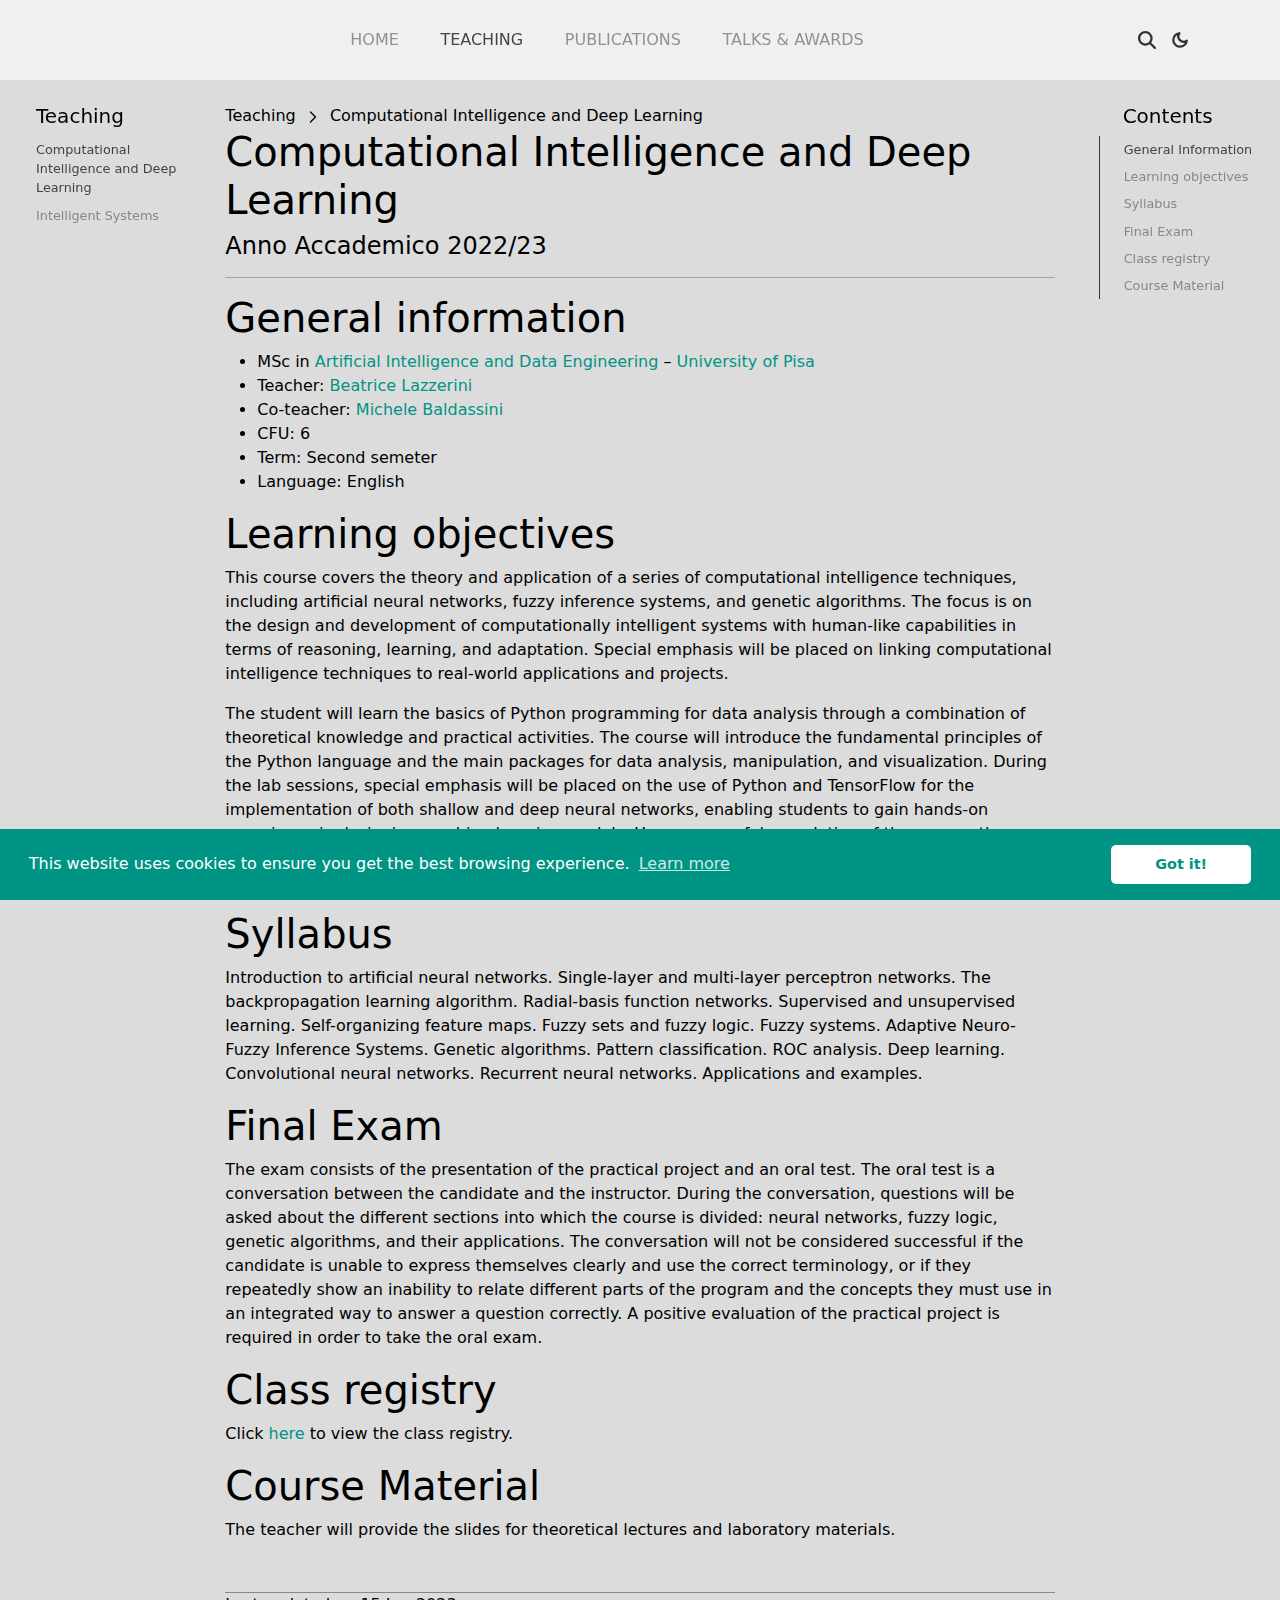
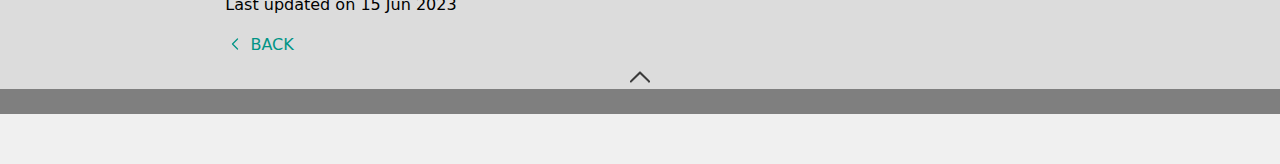
<file: teaching/computational_intelligence_and_deep_learning/index.html>
<!DOCTYPE html>
<html lang='en-us'>
    <head>
        <meta charset='utf-8'>
        <meta http-equiv='X-UA-Compatible' content='IE=edge'>
        <meta name='viewport' content='width=device-width, initial-scale=1.0, interactive-widget=resizes-content'>

        <meta name='author' content='Michele Baldassini'>
        <meta name='description' content='Teaching - Computational Intelligence and Deep Learning'>

        <meta name='robots' content='noindex, nofollow'>

        <!-- Favicon -->
        <link rel='icon' type='image/x-icon' href='../../favicon/favicon.ico'>
        <link rel='shortcut icon' type='image/x-icon' href='../../favicon/favicon.ico'>
        <link rel='icon' type='image/png' sizes='16x16' href='../../favicon/favicon-16x16.png'>
        <link rel='icon' type='image/png' sizes='32x32' href='../../favicon/favicon-32x32.png'>
        <link rel='icon' type='image/png' sizes='48x48' href='../../favicon/favicon-48x48.png'>
        <!-- <link rel='icon' type='image/png' sizes='96x96' href='../../favicon/favicon-96x96.png'> -->
        <link rel='icon' type='image/svg+xml' href='../../favicon/favicon.svg'>

        <!-- Font Family -->
        <link rel='preconnect' href='https://fonts.googleapis.com'>
        <link rel='preconnect' href='https://fonts.gstatic.com' crossorigin>
        <link rel='preload' href='https://fonts.googleapis.com/css2?family=Ubuntu:ital,wght@0,300;0,400;0,500;0,700;1,300;1,400;1,500;1,700&amp;display=swap' as='style'>
        <link type='text/css' rel='stylesheet' href='https://fonts.googleapis.com/css2?family=Ubuntu:ital,wght@0,300;0,400;0,500;0,700;1,300;1,400;1,500;1,700&amp;display=swap'>

        <!-- Font Awesome -->
        <link rel='preconnect' href='https://cdnjs.cloudflare.com' crossorigin>
        <link rel='preload' href='https://cdnjs.cloudflare.com/ajax/libs/font-awesome/6.5.0/css/all.min.css' as='style'>
        <link type='text/css' rel='stylesheet' href='https://cdnjs.cloudflare.com/ajax/libs/font-awesome/6.5.0/css/all.min.css'>

        <link type='text/css' rel='stylesheet' href='../../css/assets/bootstrap-5.3.3.min.css'>

        <link type='text/css' rel='stylesheet' href='../../css/style.css'>
        <link type='text/css' rel='stylesheet' href='../../css/responsive.css'>

        <title>Michele Baldassini | Teaching - CIDL</title>

        <script type='text/javascript' src='../../js/main_head.js'></script>

    </head>

    <body>
        <!-- Cookie Banner -->
        <div class='cookie-window hidden'>
            <span class='cookie-message'>
                <span>This website uses cookies to ensure you get the best browsing experience.</span>
                <a class='cookie-link' href='https://www.cookiesandyou.com' rel='noopener noreferrer nofollow' target='_blank'>Learn more</a>
            </span>
            <div class='cookie-compliance'>
                <a class='cookie-btn'>Got it!</a>
            </div>
        </div>

        <!-- NAVIGATION BAR -->
        <nav class='navbar navbar-expand-lg fixed-top'>
            <div class='progress-container'>
                <div class='progress-bar' id='myBar'></div>
            </div>
            <div class='container'>
                <button class='navbar-toggler collapsed' type='button' data-bs-toggle='collapse' data-bs-target='#navbarResponsive' aria-controls='navbarResponsive' aria-expanded='false' aria-label='Toggle navigation'>
                    <span></span>
                    <span></span>
                    <span></span>
                </button>
                <div id='navbarResponsive' class='collapse navbar-collapse'>
                    <ul class='navbar-nav m-auto'>
                        <li class='nav-item'>
                            <a class='nav-link ext-link home-link' href='../../'>Home</a>
                        </li>
                        <li class='nav-item active d-xl-block d-none'>
                            <a class='nav-link home-link' href='javascript:void(0);'>Teaching</a>
                        </li>
                        <li class='nav-item active dropdown d-xl-none'>
                            <a class='dropdown-toggle nav-link home-link' href='javascript:void(0);' id='navbarDropdown' role='button' data-bs-toggle='dropdown' data-bs-target='#dropdownResponsive' aria-controls='dropdownResponsive' aria-haspopup='false' aria-expanded='false'>
                                Teaching
                                <span class='dropdown-arrow'></span>
                            </a>
                            <div id='dropdownResponsive' class='dropdown-menu' aria-labelledby='navbarDropdown'>
                                <a class='dropdown-item nav-link active' href='javascript:void(0);'>Computational Intelligence and Deep Learning</a>
                                <a class='dropdown-item nav-link ext-link' href='../intelligent_systems/'>Intelligent Systems</a>
                            </div>
                        </li>
                        <li class='nav-item'>
                            <a class='nav-link ext-link home-link' href='../../publications/'>Publications</a>
                        </li>
                        <li class='nav-item'>
                            <a class='nav-link ext-link home-link' href='../../talks_and_awards/'>Talks &amp; Awards</a>
                        </li>
                    </ul>
                </div>

                <div class='search-nav'>
                    <button id='btn-search' class='toggle-button' aria-label='search'>
                        <svg id='search' width='18' height='18' viewbox='0 0 512 512' fill='currentcolor'>
                            <path d='M416 208c0 45.9-14.9 88.3-40 122.7L502.6 457.4c12.5 12.5 12.5 32.8.0 45.3s-32.8 12.5-45.3.0L330.7 376c-34.4 25.2-76.8 40-122.7 40C93.1 416 0 322.9.0 208S93.1.0 208 0 416 93.1 416 208zM208 352a144 144 0 100-288 144 144 0 100 288z'></path>
                        </svg>
                    </button>
                </div>

                <div class='theme-toggle'>
                    <button class='toggle-button'>
                        <svg id='moon' width='24' height='18' viewbox='0 0 24 24' fill='none' stroke='currentcolor' stroke-width='3' stroke-linecap='round' stroke-linejoin='round'>
                            <path d='M21 12.79A9 9 0 1111.21 3 7 7 0 0021 12.79z'></path>
                        </svg>
                        <svg id='sun' width='24' height='18' viewbox='0 0 24 24' fill='none' stroke='currentcolor' stroke-width='3' stroke-linecap='round' stroke-linejoin='round'>
                            <circle cx='12' cy='12' r='5'></circle>
                            <line x1='12' y1='1' x2='12' y2='3'></line>
                            <line x1='12' y1='21' x2='12' y2='23'></line>
                            <line x1='4.22' y1='4.22' x2='5.64' y2='5.64'></line>
                            <line x1='18.36' y1='18.36' x2='19.78' y2='19.78'></line>
                            <line x1='1' y1='12' x2='3' y2='12'></line>
                            <line x1='21' y1='12' x2='23' y2='12'></line>
                            <line x1='4.22' y1='19.78' x2='5.64' y2='18.36'></line>
                            <line x1='18.36' y1='5.64' x2='19.78' y2='4.22'></line>
                        </svg>
                    </button>
                </div>
            </div>
            <div class='collapse' id='searchBar'>
                <div class='container'>
                    <form id='searchBox'>
                        <svg id='search' width='18' height='18' viewBox='0 0 512 512' fill='currentcolor'>
                            <path d='M416 208c0 45.9-14.9 88.3-40 122.7L502.6 457.4c12.5 12.5 12.5 32.8.0 45.3s-32.8 12.5-45.3.0L330.7 376c-34.4 25.2-76.8 40-122.7 40C93.1 416 0 322.9.0 208S93.1.0 208 0 416 93.1 416 208zM208 352a144 144 0 100-288 144 144 0 100 288z'/>
                        </svg>
                        <input id='search-input' class='form-control' type='search' placeholder='Search...' aria-label='Search'>
                    </form>
                    <div id='search-results'></div>
                </div>
          </div>
        </nav>

        <!-- ALL TEACHING -->
        <div class='container-fluid'>
            <div class='row justify-content-center background'>
                <div class='col-12 col-md-3 col-xl-2 d-none-sm sidebar'>
                    <nav class='collapse sidebar-nav'>
                        <div>
                            <h5>Teaching</h5>
                            <ul class='nav sidenav'>
                                <li class='nav-item active'>
                                    <a class='nav-link' href='javascript:void(0);'>Computational Intelligence and Deep Learning</a>
                                </li>
                                <li class='nav-item'>
                                    <a class='nav-link ext-link' href='../intelligent_systems/'>Intelligent Systems</a>
                                </li>
                            </ul>
                        </div>
                    </nav>
                </div>
                <div class='col-12 col-md-3 col-xl-2 col-sm-3 toc'>
                    <div class='toc-top'>
                        <h5>Contents</h5>
                    </div>
                    <nav id='table-of-contents'>
                        <ul class='toc-links'>
                            <li class='nav-item'>
                                <a class='nav-link info-link' href='javascript:void(0);'>General Information</a>
                            </li>
                            <li class='nav-item'>
                                <a class='nav-link objectives-link' href='javascript:void(0);'>Learning objectives</a>
                            </li>
                            <li class='nav-item'>
                                <a class='nav-link syllabus-link' href='javascript:void(0);'>Syllabus</a>
                            </li>
                            <li class='nav-item'>
                                <a class='nav-link exam-link' href='javascript:void(0);'>Final Exam</a>
                            </li>
                            <li class='nav-item'>
                                <a class='nav-link registry-link' href='javascript:void(0);'>Class registry</a>
                            </li>
                            <li class='nav-item'>
                                <a class='nav-link material-link' href='javascript:void(0);'>Course Material</a>
                            </li>
                        </ul>
                    </nav>
                </div>
                <div class='col-12 col-md-8 col-xl-8 col-sm-8'>
                    <div class='main last-section'>
                        <div class='main-container'>
                            <div class='teaching-name'>
                                Teaching
                                <svg width='24' height='16' viewbox='0 0 24 24' fill='none' stroke='currentcolor' stroke-width='2' stroke-linecap='round' stroke-linejoin='round'>
                                    <path d='m8.25 4.5 7.5 7.5-7.5 7.5'></path>
                                </svg> Computational Intelligence and Deep Learning
                            </div>
                            <div>
                                <h1 class='teaching-header'>Computational Intelligence and Deep Learning</h1>
                                <h4>Anno Accademico 2022/23</h4>
                                <hr>

                                <div id='info'>
                                    <h2>General information</h2>
                                    <ul>
                                        <li>
                                            MSc in <a href='https://computer.ing.unipi.it/aide-lm' rel='noopener noreferrer nofollow' target='_blank'>Artificial Intelligence and Data Engineering</a>
                                            &ndash;
                                            <a href='http://www.unipi.it' rel='noopener noreferrer nofollow' target='_blank'>University of Pisa</a>
                                        </li>
                                        <li>
                                            Teacher: <a href='https://docenti.ing.unipi.it/b.lazzerini/' rel='noopener noreferrer nofollow' target='_blank'>Beatrice Lazzerini</a>
                                        </li>
                                        <li>
                                            Co-teacher: <a  class='ext-link' href='../../'>Michele Baldassini</a>
                                        </li>
                                        <li>CFU: 6</li>
                                        <li>Term: Second semeter</li>
                                        <li>Language: English</li>
                                    </ul>
                                </div>

                                <div id='objectives'>
                                    <h2>Learning objectives</h2>
                                    <p>
                                        This course covers the theory and application of a series of computational intelligence techniques, including artificial neural networks, fuzzy inference systems, and genetic algorithms. The focus is on the design and development of computationally intelligent systems with human-like capabilities in terms of reasoning, learning, and adaptation. Special emphasis will be placed on linking computational intelligence techniques to real-world applications and projects.
                                    </p>
                                    <p>
                                        The student will learn the basics of Python programming for data analysis through a combination of theoretical knowledge and practical activities. The course will introduce the fundamental principles of the Python language and the main packages for data analysis, manipulation, and visualization. During the lab sessions, special emphasis will be placed on the use of Python and TensorFlow for the implementation of both shallow and deep neural networks, enabling students to gain hands-on experience in designing machine learning models. Upon successful completion of the course, the student will be able to demonstrate knowledge and skills in data analysis and processing using Python, as well as in the application of artificial intelligence techniques.
                                    </p>
                                </div>

                                <div id='syllabus'>
                                    <h2>Syllabus</h2>
                                    <p>
                                        Introduction to artificial neural networks. Single-layer and multi-layer perceptron networks. The backpropagation learning algorithm. Radial-basis function networks. Supervised and unsupervised learning. Self-organizing feature maps. Fuzzy sets and fuzzy logic. Fuzzy systems. Adaptive Neuro-Fuzzy Inference Systems. Genetic algorithms. Pattern classification. ROC analysis. Deep learning. Convolutional neural networks. Recurrent neural networks. Applications and examples.
                                    </p>
                                </div>

                                <div id='exam'>
                                    <h2>Final Exam</h2>
                                    <p>
                                        The exam consists of the presentation of the practical project and an oral test. The oral test is a conversation between the candidate and the instructor. During the conversation, questions will be asked about the different sections into which the course is divided: neural networks, fuzzy logic, genetic algorithms, and their applications.
                                        The conversation will not be considered successful if the candidate is unable to express themselves clearly and use the correct terminology, or if they repeatedly show an inability to relate different parts of the program and the concepts they must use in an integrated way to answer a question correctly.
                                        A positive evaluation of the practical project is required in order to take the oral exam.
                                    </p>
                                </div>

                                <div id='registry'>
                                    <h2>Class registry</h2>
                                    <p>
                                        Click
                                        <a href='https://unimap.unipi.it/registri/dettregistriNEW.php?re=7083364::::&ri=5933' rel='noopener noreferrer nofollow' target='_blank'>here</a>
                                        to view the class registry.
                                    </p>
                                </div>
                                <div id='material'>
                                    <h2>Course Material</h2>
                                    <p>
                                        The teacher will provide the slides for theoretical lectures and laboratory materials.
                                    </p>
                                </div>
                            </div>
                        </div>
                        <div class='body-footer mt-50'>
                            <p>Last updated on 15 Jun 2023</p>
                        </div>
                        <div class='back'>
                            <a class='ext-link' href='../../'>
                                <svg class='svg-back' width='20' height='20' viewBox='0 0 24 24' fill='none' stroke='currentColor' stroke-width='1.5' stroke-linecap='round' stroke-linejoin='round'>
                                    <path d='M15 18l-6-6 6-6'/>
                                </svg> Back
                            </a>
                        </div>
                        
                    </div>
                </div>
            </div>
        </div>

        <!-- TO TOP -->
        <a class='to-top' href='javascript:void(0)'>
            <svg width='20' height='20' viewbox='-406 158 86 86' fill='currentcolor' stroke='currentcolor' stroke-width='2' stroke-linecap='round' stroke-linejoin='round'>
                <path d='M-325.9,223c1.4,1.3,3.5,1.3,4.9,0s1.4-3.5,0-4.8l-39.6-39.2c-1.4-1.3-3.5-1.3-4.9,0l-39.5,39.2c-1.4,1.3-1.4,3.5,0,4.8s3.5,1.3,4.9,0l37.1-35.7L-325.9,223z'></path>
            </svg>
        </a>

        <!-- FOOTER -->
        <div class='pre-footer'></div>
        <div class='footer'></div>

        <!-- JAVASCRIPT FILES -->
        <script type='text/javascript' src='../../js/assets/bootstrap-5.3.3.bundle.min.js'></script>
        <script type='text/javascript' src='../../js/assets/fuse-7.0.0.js'></script>
        <script type='text/javascript' src='../../js/main.js'></script>
    </body>
</html>
</file>
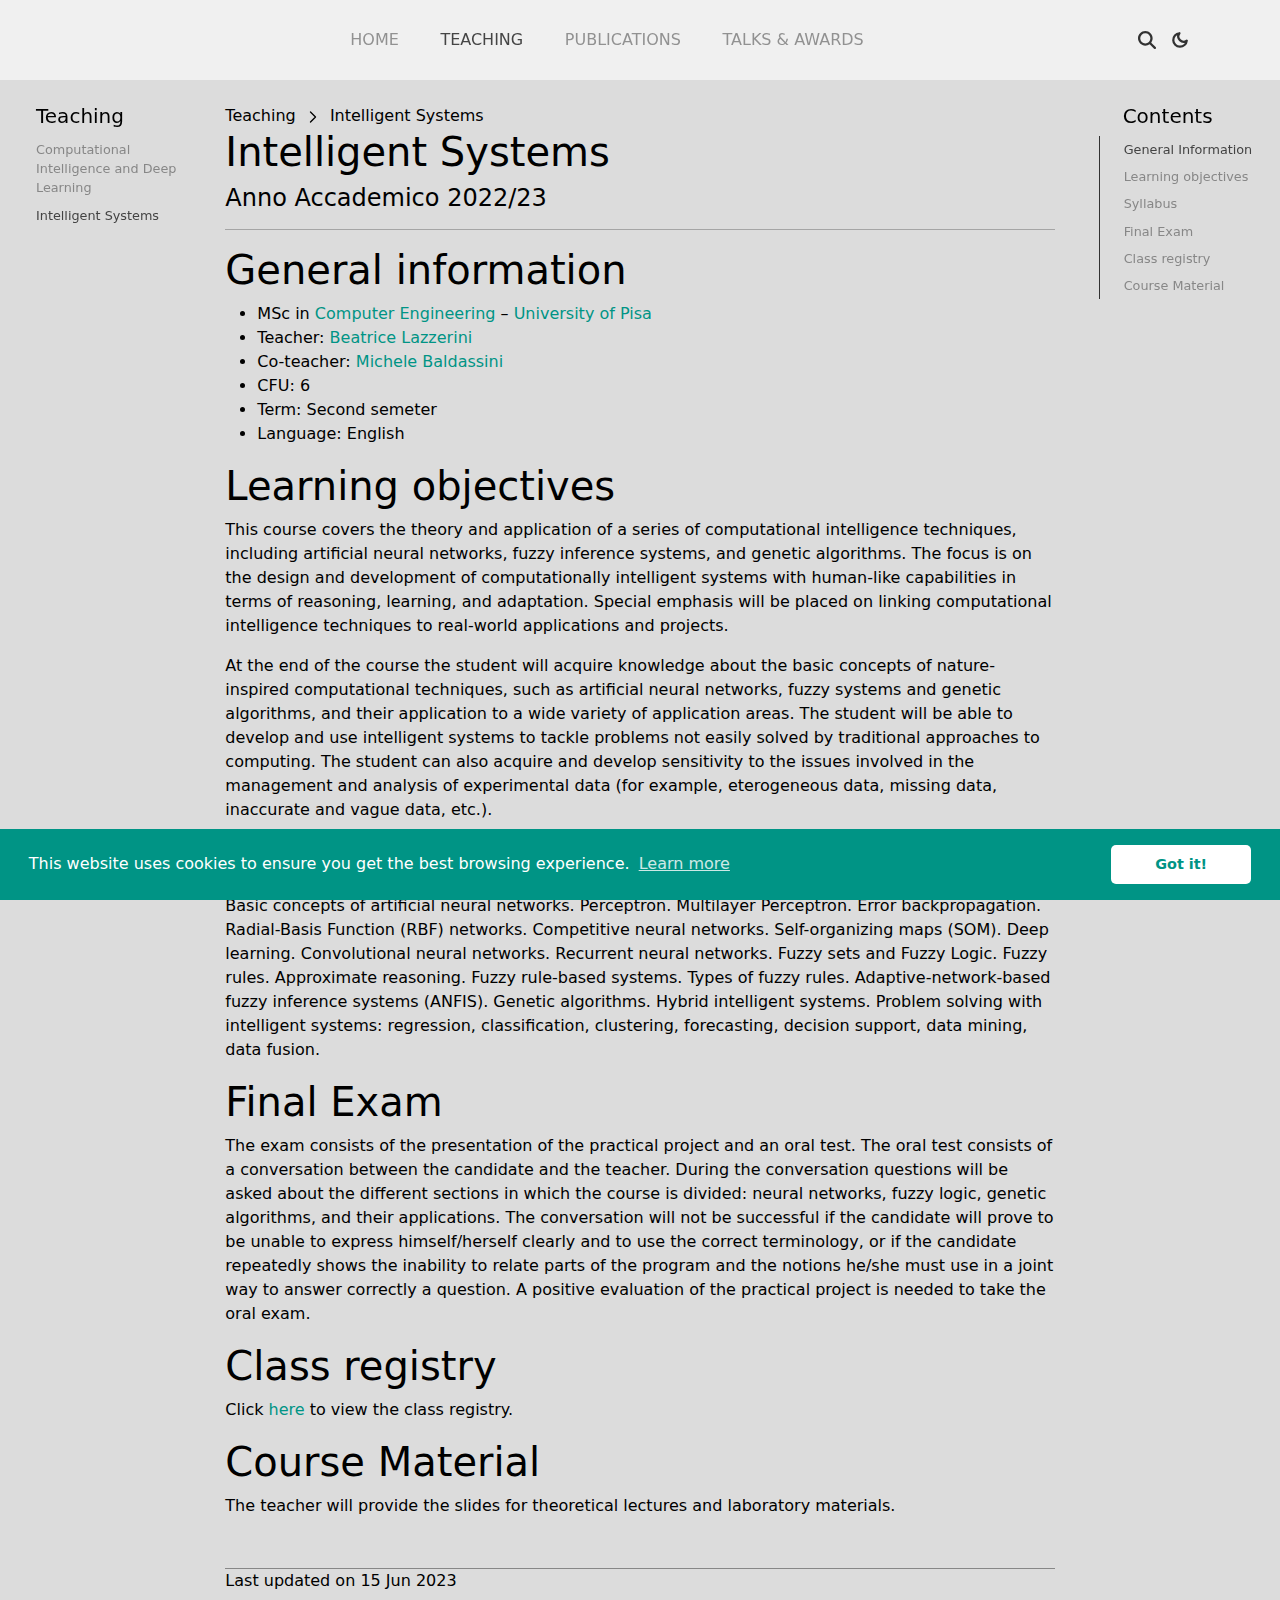
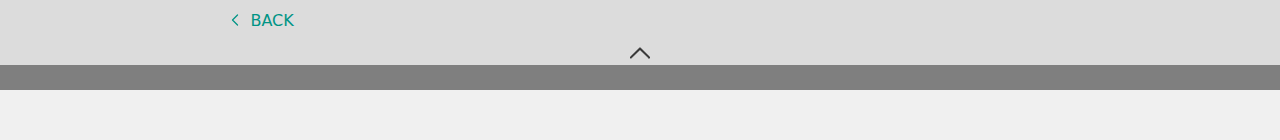
<file: teaching/intelligent_systems/index.html>
<!DOCTYPE html>
<html lang='en-us'>
    <head>
        <meta charset='utf-8'>
        <meta http-equiv='X-UA-Compatible' content='IE=edge'>
        <meta name='viewport' content='width=device-width, initial-scale=1.0, interactive-widget=resizes-content'>
        
        <meta name='author' content='Michele Baldassini'>
        <meta name='description' content='Teaching - Intelligent Systems'>
        
        <meta name='robots' content='noindex, nofollow'>

        <!-- Favicon -->
        <link rel='icon' type='image/x-icon' href='../../favicon/favicon.ico'>
        <link rel='shortcut icon' type='image/x-icon' href='../../favicon/favicon.ico'>
        <link rel='icon' type='image/png' sizes='16x16' href='../../favicon/favicon-16x16.png'>
        <link rel='icon' type='image/png' sizes='32x32' href='../../favicon/favicon-32x32.png'>
        <link rel='icon' type='image/png' sizes='48x48' href='../../favicon/favicon-48x48.png'>
        <!-- <link rel='icon' type='image/png' sizes='96x96' href='../../favicon/favicon-96x96.png'> -->
        <!-- <link rel='icon' type='image/svg+xml' href='../../favicon/favicon.svg'> -->

        <!-- Font Family -->
        <link rel='preconnect' href='https://fonts.googleapis.com'>
        <link rel='preconnect' href='https://fonts.gstatic.com' crossorigin>
        <link rel='preload' href='https://fonts.googleapis.com/css2?family=Ubuntu:ital,wght@0,300;0,400;0,500;0,700;1,300;1,400;1,500;1,700&amp;display=swap' as='style'>
        <link type='text/css' rel='stylesheet' href='https://fonts.googleapis.com/css2?family=Ubuntu:ital,wght@0,300;0,400;0,500;0,700;1,300;1,400;1,500;1,700&amp;display=swap'>

        <!-- Font Awesome -->
        <link rel='preconnect' href='https://cdnjs.cloudflare.com' crossorigin>
        <link rel='preload' href='https://cdnjs.cloudflare.com/ajax/libs/font-awesome/6.5.0/css/all.min.css' as='style'>
        <link type='text/css' rel='stylesheet' href='https://cdnjs.cloudflare.com/ajax/libs/font-awesome/6.5.0/css/all.min.css'>
        
        <link type='text/css' rel='stylesheet' href='../../css/assets/bootstrap-5.3.3.min.css'>

        <link type='text/css' rel='stylesheet' href='../../css/style.css'>
        <link type='text/css' rel='stylesheet' href='../../css/responsive.css'>

        <title>Michele Baldassini | Teaching - IS</title>

        <script type='text/javascript' src='../../js/main_head.js'></script>

    </head>

    <body>
        <!-- Cookie Banner -->
        <div class='cookie-window hidden'>
            <span class='cookie-message'>
                <span>This website uses cookies to ensure you get the best browsing experience.</span>
                <a class='cookie-link' href='https://www.cookiesandyou.com' rel='noopener noreferrer nofollow' target='_blank'>Learn more</a>
            </span>
            <div class='cookie-compliance'>
                <a class='cookie-btn'>Got it!</a>
            </div>
        </div>

        <!-- NAVIGATION BAR -->
        <nav class='navbar navbar-expand-lg fixed-top'>
            <div class='progress-container'>
                <div class='progress-bar' id='myBar'></div>
            </div>
            <div class='container'>
                <button class='navbar-toggler collapsed' type='button' data-bs-toggle='collapse' data-bs-target='#navbarResponsive' aria-controls='navbarResponsive' aria-expanded='false' aria-label='Toggle navigation'>
                    <span></span>
                    <span></span>
                    <span></span>
                </button>
                <div id='navbarResponsive' class='collapse navbar-collapse'>
                    <ul class='navbar-nav m-auto'>
                        <li class='nav-item'>
                            <a class='nav-link ext-link home-link' href='../../'>Home</a>
                        </li>
                        <li class='nav-item active d-xl-block d-none'>
                            <a class='nav-link home-link' href='javascript:void(0);'>Teaching</a>
                        </li>
                        <li class='nav-item active dropdown d-xl-none'>
                            <a class='dropdown-toggle nav-link home-link' href='javascript:void(0);' id='navbarDropdown' role='button' data-bs-toggle='dropdown' data-bs-target='#dropdownResponsive' aria-controls='dropdownResponsive' aria-haspopup='false' aria-expanded='false'>
                                Teaching
                                <span class='dropdown-arrow'></span>
                            </a>
                            <div id='dropdownResponsive' class='dropdown-menu' aria-labelledby='navbarDropdown'>
                                <a class='dropdown-item nav-link ext-link' href='../computational_intelligence_and_deep_learning/'>Computational Intelligence and Deep Learning</a>
                                <a class='dropdown-item nav-link active' href='javascript:void(0);'>Intelligent Systems</a>
                            </div>
                        </li>
                        <li class='nav-item'>
                            <a class='nav-link ext-link home-link' href='../../publications/'>Publications</a>
                        </li>
                        <li class='nav-item'>
                            <a class='nav-link ext-link home-link' href='../../talks_and_awards/'>Talks &amp; Awards</a>
                        </li>
                    </ul>
                </div>

                <div class='search-nav'>
                    <button id='btn-search' class='toggle-button' aria-label='search'>
                        <svg id='search' width='18' height='18' viewbox='0 0 512 512' fill='currentcolor'>
                            <path d='M416 208c0 45.9-14.9 88.3-40 122.7L502.6 457.4c12.5 12.5 12.5 32.8.0 45.3s-32.8 12.5-45.3.0L330.7 376c-34.4 25.2-76.8 40-122.7 40C93.1 416 0 322.9.0 208S93.1.0 208 0 416 93.1 416 208zM208 352a144 144 0 100-288 144 144 0 100 288z'></path>
                        </svg>
                    </button>
                </div>

                <div class='theme-toggle'>
                    <button class='toggle-button'>
                        <svg id='moon' width='24' height='18' viewbox='0 0 24 24' fill='none' stroke='currentcolor' stroke-width='3' stroke-linecap='round' stroke-linejoin='round'>
                            <path d='M21 12.79A9 9 0 1111.21 3 7 7 0 0021 12.79z'></path>
                        </svg>
                        <svg id='sun' width='24' height='18' viewbox='0 0 24 24' fill='none' stroke='currentcolor' stroke-width='3' stroke-linecap='round' stroke-linejoin='round'>
                            <circle cx='12' cy='12' r='5'></circle>
                            <line x1='12' y1='1' x2='12' y2='3'></line>
                            <line x1='12' y1='21' x2='12' y2='23'></line>
                            <line x1='4.22' y1='4.22' x2='5.64' y2='5.64'></line>
                            <line x1='18.36' y1='18.36' x2='19.78' y2='19.78'></line>
                            <line x1='1' y1='12' x2='3' y2='12'></line>
                            <line x1='21' y1='12' x2='23' y2='12'></line>
                            <line x1='4.22' y1='19.78' x2='5.64' y2='18.36'></line>
                            <line x1='18.36' y1='5.64' x2='19.78' y2='4.22'></line>
                        </svg>
                    </button>
                </div>
            </div>
            <div class='collapse' id='searchBar'>
                <div class='container'>
                    <form id='searchBox'>
                        <svg id='search' width='18' height='18' viewBox='0 0 512 512' fill='currentcolor'>
                            <path d='M416 208c0 45.9-14.9 88.3-40 122.7L502.6 457.4c12.5 12.5 12.5 32.8.0 45.3s-32.8 12.5-45.3.0L330.7 376c-34.4 25.2-76.8 40-122.7 40C93.1 416 0 322.9.0 208S93.1.0 208 0 416 93.1 416 208zM208 352a144 144 0 100-288 144 144 0 100 288z'/>
                        </svg>
                        <input id='search-input' class='form-control' type='search' placeholder='Search...' aria-label='Search'>
                    </form>
                    <div id='search-results'></div>
                </div>
          </div>
        </nav>

        <!-- ALL TEACHING -->
        <div class='container-fluid'>
            <div class='row justify-content-center background'>
                <div class='col-12 col-md-2 col-xl-2 d-none-sm sidebar'>
                    <nav class='collapse sidebar-nav'>
                        <div>
                            <h5>Teaching</h5>
                            <ul class='nav sidenav'>
                                <li class='nav-item'>
                                    <a class='nav-link ext-link' href='../computational_intelligence_and_deep_learning/'>Computational Intelligence and Deep Learning</a>
                                </li>
                                <li class='nav-item active'>
                                    <a class='nav-link' href='javascript:void(0);'>Intelligent Systems</a>
                                </li>
                            </ul>
                        </div>
                    </nav>
                </div>
                <div class='col-12 col-md-2 col-xl-2 col-sm-3 toc'>
                    <div class='toc-top'>
                        <h5>Contents</h5>
                    </div>
                    <nav id='table-of-contents'>
                        <ul class='toc-links'>
                            <li class='nav-item'>
                                <a class='nav-link info-link' href='javascript:void(0);'>General Information</a>
                            </li>
                            <li class='nav-item'>
                                <a class='nav-link objectives-link' href='javascript:void(0);'>Learning objectives</a>
                            </li>
                            <li class='nav-item'>
                                <a class='nav-link syllabus-link' href='javascript:void(0);'>Syllabus</a>
                            </li>
                            <li class='nav-item'>
                                <a class='nav-link exam-link' href='javascript:void(0);'>Final Exam</a>
                            </li>
                            <li class='nav-item'>
                                <a class='nav-link registry-link' href='javascript:void(0);'>Class registry</a>
                            </li>
                            <li class='nav-item'>
                                <a class='nav-link material-link' href='javascript:void(0);'>Course Material</a>
                            </li>
                        </ul>
                    </nav>
                </div>
                <div class='col-12 col-md-10 col-xl-8 col-sm-8'>
                    <div class='main last-section'>
                        <div class='main-container'>
                            <div class='teaching-name'>
                                Teaching
                                <svg width='24' height='16' viewbox='0 0 24 24' fill='none' stroke='currentcolor' stroke-width='2' stroke-linecap='round' stroke-linejoin='round'>
                                    <path d='m8.25 4.5 7.5 7.5-7.5 7.5'></path>
                                </svg> Intelligent Systems
                            </div>
                            <div>
                                <h1 class='teaching-header'>Intelligent Systems</h1>
                                <h4>Anno Accademico 2022/23</h4>
                                <hr>

                                <div id='info'>
                                    <h2>General information</h2>
                                    <ul>
                                        <li>
                                            MSc in <a href='https://computer.ing.unipi.it/ce-lm' rel='noopener noreferrer nofollow' target='_blank'>Computer Engineering</a>
                                            &ndash;
                                            <a href='http://www.unipi.it' rel='noopener noreferrer nofollow' target='_blank'>University of Pisa</a>
                                        </li>
                                        <li>
                                            Teacher: <a href='https://docenti.ing.unipi.it/b.lazzerini/' rel='noopener noreferrer nofollow' target='_blank'>Beatrice Lazzerini</a>
                                        </li>
                                        <li>
                                            Co-teacher: <a class='ext-link' href='../../'>Michele Baldassini</a>
                                        </li>
                                        <li>CFU: 6</li>
                                        <li>Term: Second semeter</li>
                                        <li>Language: English</li>
                                    </ul>
                                </div>

                                <div id='objectives'>
                                    <h2>Learning objectives</h2>
                                    <p>
                                        This course covers the theory and application of a series of computational intelligence techniques, including artificial neural networks, fuzzy inference systems, and genetic algorithms. The focus is on the design and development of computationally intelligent systems with human-like capabilities in terms of reasoning, learning, and adaptation. Special emphasis will be placed on linking computational intelligence techniques to real-world applications and projects.
                                    </p>
                                    <p>
                                        At the end of the course the student will acquire knowledge about the basic concepts of nature-inspired computational techniques, such as artificial neural networks, fuzzy systems and genetic algorithms, and their application to a wide variety of application areas.
                                        The student will be able to develop and use intelligent systems to tackle problems not easily solved by traditional approaches to computing.
                                        The student can also acquire and develop sensitivity to the issues involved in the management and analysis of experimental data (for example, eterogeneous data, missing data, inaccurate and vague data, etc.).
                                    </p>
                                </div>

                                <div id='syllabus'>
                                    <h2>Syllabus</h2>
                                    <p>
                                        Basic concepts of artificial neural networks. Perceptron. Multilayer Perceptron. Error backpropagation. Radial-Basis Function (RBF) networks. Competitive neural networks. Self-organizing maps (SOM). Deep learning. Convolutional neural networks. Recurrent neural networks. Fuzzy sets and Fuzzy Logic. Fuzzy rules. Approximate reasoning. Fuzzy rule-based systems. Types of fuzzy rules. Adaptive-network-based fuzzy inference systems (ANFIS). Genetic algorithms. Hybrid intelligent systems. Problem solving with intelligent systems: regression, classification, clustering, forecasting, decision support, data mining, data fusion.
                                    </p>
                                </div>

                                <div id='exam'>
                                    <h2>Final Exam</h2>
                                    <p>
                                        The exam consists of the presentation of the practical project and an oral test. The oral test consists of a conversation between the candidate and the teacher. During the conversation questions will be asked about the different sections in which the course is divided: neural networks, fuzzy logic, genetic algorithms, and their applications.
                                        The conversation will not be successful if the candidate will prove to be unable to express himself/herself clearly and to use the correct terminology, or if the candidate repeatedly shows the inability to relate parts of the program and the notions he/she must use in a joint way to answer correctly a question.
                                        A positive evaluation of the practical project is needed to take the oral exam.
                                    </p>
                                </div>

                                <div id='registry'>
                                    <h2>Class registry</h2>
                                    <p>
                                        Click
                                        <a href='https://unimap.unipi.it/registri/dettregistriNEW.php?re=7083363::::&ri=5933' rel='noopener noreferrer nofollow' target='_blank'>here</a>
                                        to view the class registry.
                                    </p>
                                </div>

                                <div id='material'>
                                    <h2>Course Material</h2>
                                    <p>
                                        The teacher will provide the slides for theoretical lectures and laboratory materials.
                                    </p>
                                </div>
                            </div>
                        </div>
                        <div class='body-footer mt-50'>
                            <p>Last updated on 15 Jun 2023</p>
                        </div>
                        <div class='back'>
                            <a class='ext-link' href='../../'>
                                <svg class='svg-back' width='20' height='20' viewBox='0 0 24 24' fill='none' stroke='currentColor' stroke-width='1.5' stroke-linecap='round' stroke-linejoin='round'>
                                    <path d='M15 18l-6-6 6-6'/>
                                </svg> Back
                            </a>
                        </div>
                    </div>
                </div>
            </div>
        </div>

        <!-- TO TOP -->
        <a class='to-top' href='javascript:void(0)'>
            <svg width='20' height='20' viewbox='-406 158 86 86' fill='currentcolor' stroke='currentcolor' stroke-width='2' stroke-linecap='round' stroke-linejoin='round'>
                <path d='M-325.9,223c1.4,1.3,3.5,1.3,4.9,0s1.4-3.5,0-4.8l-39.6-39.2c-1.4-1.3-3.5-1.3-4.9,0l-39.5,39.2c-1.4,1.3-1.4,3.5,0,4.8s3.5,1.3,4.9,0l37.1-35.7L-325.9,223z'></path>
            </svg>
        </a>

        <!-- FOOTER -->
        <div class='pre-footer'></div>
        <div class='footer'></div>

        <!-- JAVASCRIPT FILES -->
        <script type='text/javascript' src='../../js/assets/bootstrap-5.3.3.bundle.min.js'></script>
        <script type='text/javascript' src='../../js/assets/fuse-7.0.0.js'></script>
        <script type='text/javascript' src='../../js/main.js'></script>
    </body>
</html>
</file>
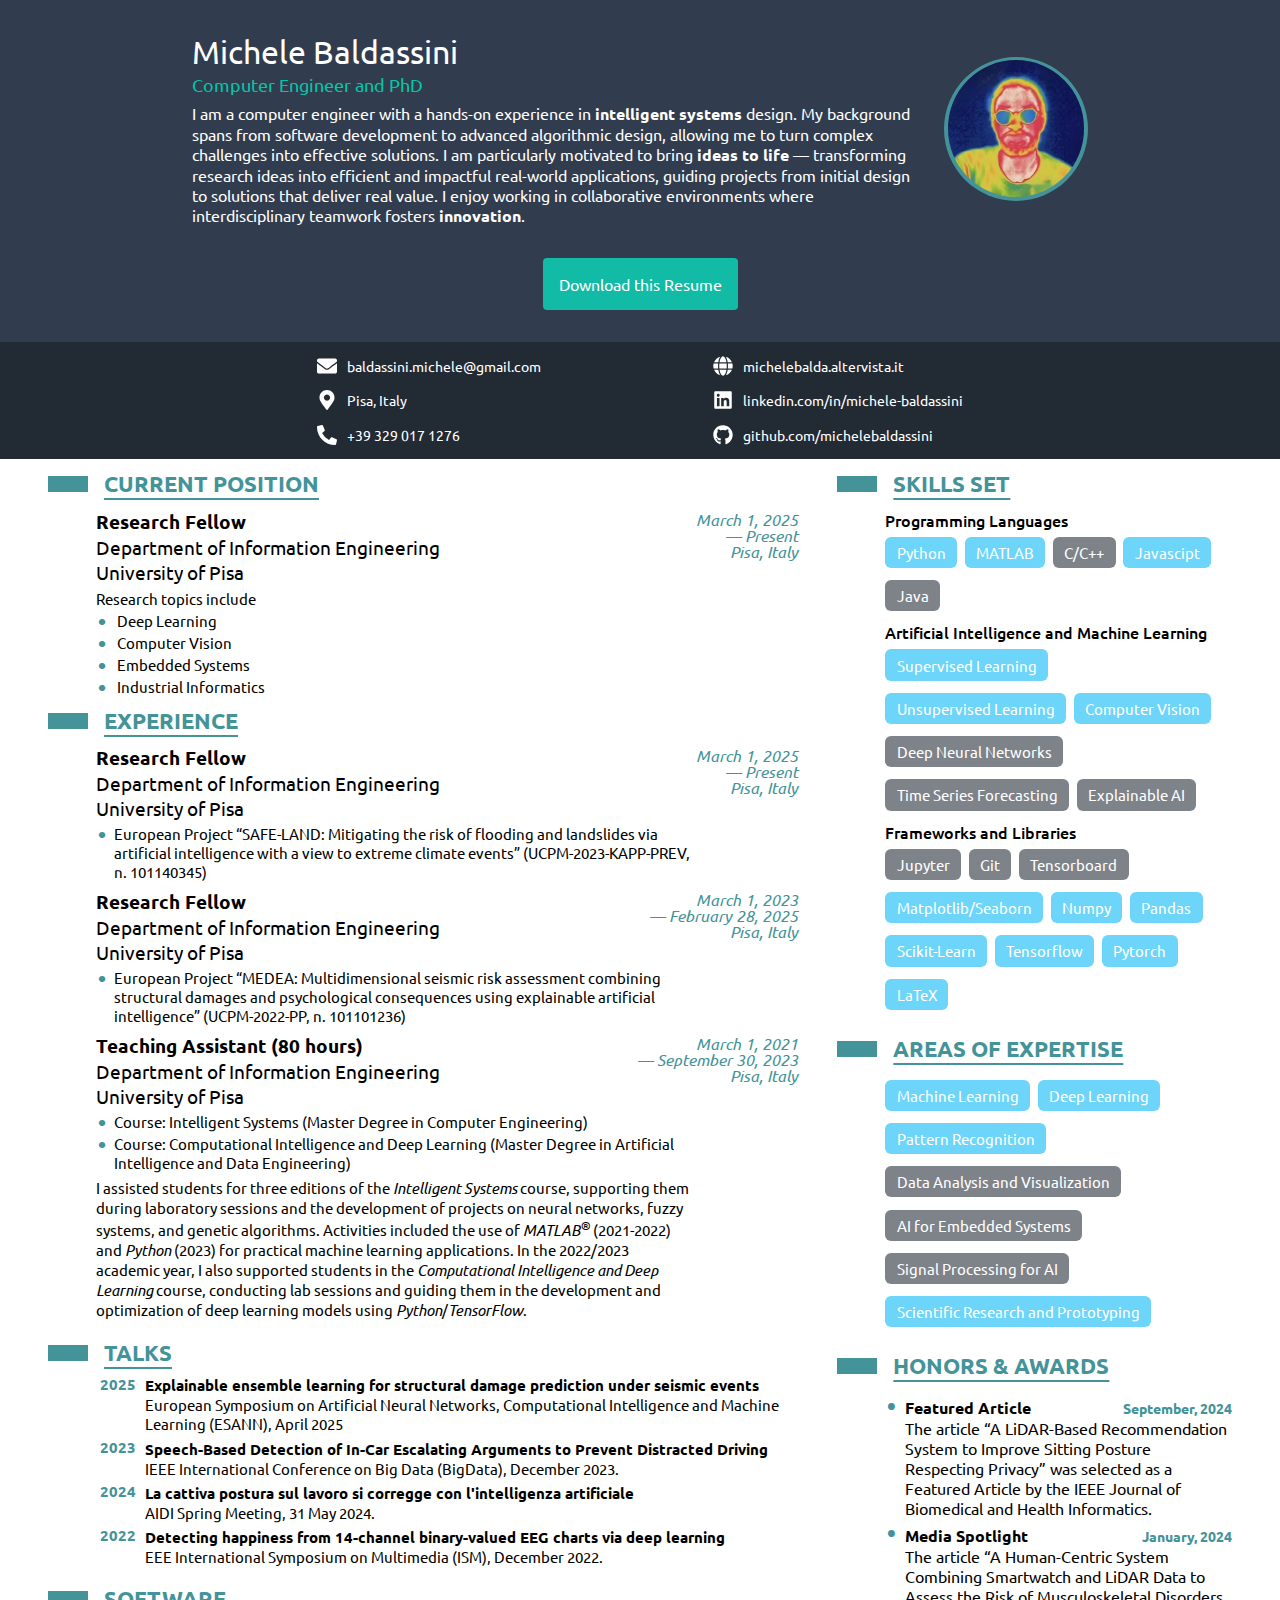
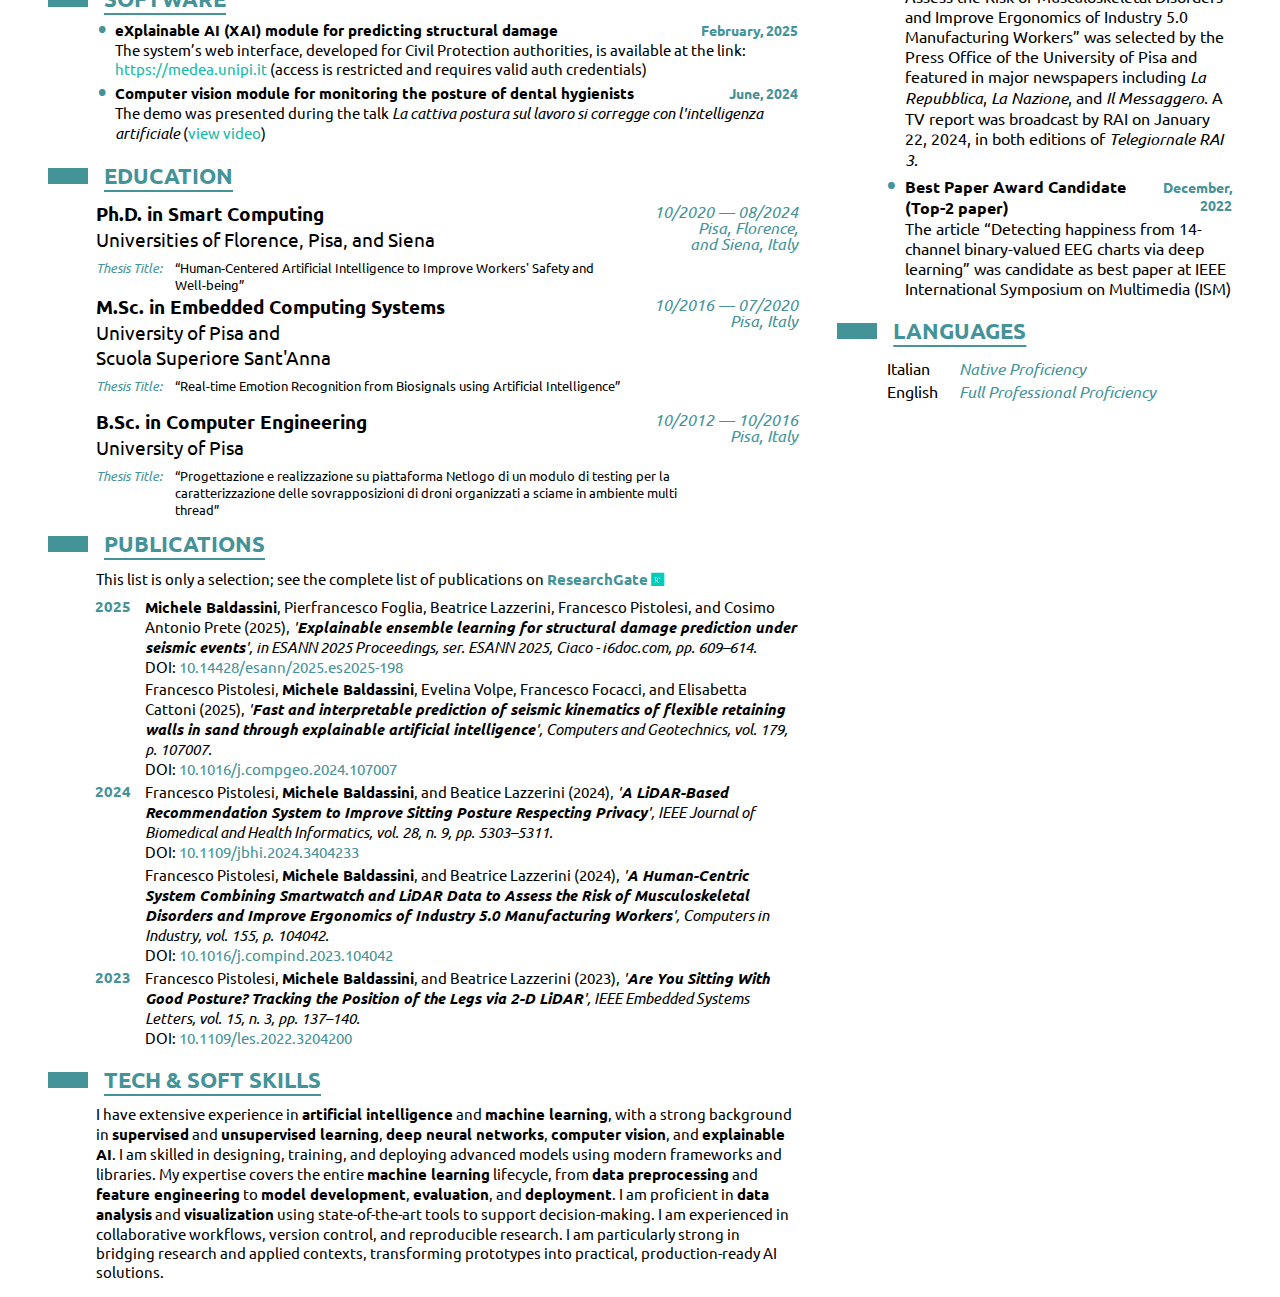
<file: cv/cv.html>
<!DOCTYPE html>
<html lang='en-us'>
    <head>
        <meta charset='utf-8'>
        <meta http-equiv='X-UA-Compatible' content='IE=edge'>
        <meta name='viewport' content='width=device-width, initial-scale=1.0, interactive-widget=resizes-content'>
        

        <meta name='author' content='Michele Baldassini'>
        <meta name='description' content='CV'>
        
        <meta name='robots' content='noindex, nofollow'>

        <!-- Favicon -->
        <link rel='icon' type='image/x-icon' href='../favicon/favicon.ico'>
        <link rel='shortcut icon' type='image/x-icon' href='../favicon/favicon.ico'>
        <link rel='icon' type='image/png' sizes='16x16' href='../favicon/favicon-16x16.png'>
        <link rel='icon' type='image/png' sizes='32x32' href='../favicon/favicon-32x32.png'>
        <link rel='icon' type='image/png' sizes='48x48' href='../favicon/favicon-48x48.png'>
        <!-- <link rel='icon' type='image/png' sizes='96x96' href='../favicon/favicon-96x96.png'> -->
        <link rel='icon' type='image/svg+xml' href='../favicon/favicon.svg'>

        <!-- Font Family -->
        <link rel='preconnect' href='https://fonts.googleapis.com'>
        <link rel='preconnect' href='https://fonts.gstatic.com' crossorigin>
        <link rel='preload' href='https://fonts.googleapis.com/css2?family=Ubuntu:ital,wght@0,300;0,400;0,500;0,700;1,300;1,400;1,500;1,700&amp;display=swap' as='style'>
        <link type='text/css' rel='stylesheet' href='https://fonts.googleapis.com/css2?family=Ubuntu:ital,wght@0,300;0,400;0,500;0,700;1,300;1,400;1,500;1,700&amp;display=swap'>

        <!-- Font Awesome -->
        <link rel='preconnect' href='https://cdnjs.cloudflare.com' crossorigin>
        <link rel='preload' href='https://cdnjs.cloudflare.com/ajax/libs/font-awesome/6.5.0/css/all.min.css' as='style'>
        <link type='text/css' rel='stylesheet' href='https://cdnjs.cloudflare.com/ajax/libs/font-awesome/6.5.0/css/all.min.css'>
        
        <link rel='stylesheet' href='cv.css'>

        <title>Michele Baldassini</title>
    </head>

    <body>
        <!-- ================================================= HEADER ================================================= -->
        <header class='mainheader'>
            <div class='center-viewport'>
                <div class='head-grid'>
                    <div class='headgroup'>
                        <h1>Michele Baldassini</h1>
                        <span role='doc-subtitle'>Computer Engineer and PhD</span>
                    </div>
                    <p>
                        I am a computer engineer with a hands-on experience in <strong>intelligent systems</strong> design. 
                        My background spans from software development to advanced algorithmic design, allowing me to turn complex challenges into effective solutions. 
                        I am particularly motivated to bring <strong>ideas to life</strong> &mdash; transforming research ideas into efficient and impactful real-world applications, 
                        guiding projects from initial design to solutions that deliver real value. 
                        I enjoy working in collaborative environments where interdisciplinary teamwork fosters <strong>innovation</strong>.
                        <!-- During my academic and professional journey, I have developed a strong foundation in computer and software engineering, enriched by practical experience in intelligent systems design.
                        My background spans from software development to high-level algorithmic design, allowing me to approach complex problems with both theoretical rigor and practical insight. I am particularly motivated by the challenge of translating research ideas into robust, efficient, and impactful real-world applications, especially in industrial contexts. -->
                    </p>
                    <div class='pic-holder'>
                        <div class='img'></div>
                    </div>
                </div>
                <div class='download'>
                    <a class='button'
                         href='cv.pdf'
                         download>Download this Resume</a>
                </div>
            </div>
        </header>
        <!-- ================================================ NAVIGATION ================================================ -->
        <nav class='mainnav'>
            <div class='center-viewport'>
                <ul>
                    <li><a href='mailto:baldassini.michele@gmail.com'>
                            <div class='navtext'>
                                <span class='icon'>
                                    <!-- <i class='fa-solid fa-envelope'></i> -->
                                    <svg class='svg-envelope' width='20' height='20' viewBox="0 0 512 512" fill='currentcolor' stroke='currentcolor'>
                                        <path d="M502.3 190.8c3.9-3.1 9.7-.2 9.7 4.7V400c0 26.5-21.5 48-48 48H48c-26.5 0-48-21.5-48-48V195.6c0-5 5.7-7.8 9.7-4.7 22.4 17.4 52.1 39.5 154.1 113.6 21.1 15.4 56.7 47.8 92.2 47.6 35.7.3 72-32.8 92.3-47.6 102-74.1 131.6-96.3 154-113.7zM256 320c23.2.4 56.6-29.2 73.4-41.4 132.7-96.3 142.8-104.7 173.4-128.7 5.8-4.5 9.2-11.5 9.2-18.9v-19c0-26.5-21.5-48-48-48H48C21.5 64 0 85.5 0 112v19c0 7.4 3.4 14.3 9.2 18.9 30.6 23.9 40.7 32.4 173.4 128.7 16.8 12.2 50.2 41.8 73.4 41.4z"/>
                                    </svg>
                                </span>
                                <span>baldassini.michele@gmail.com</span>
                            </div>
                        </a>
                    </li>
                    <li>
                        <a href='https://michelebalda.altervista.it' rel='noopener noreferrer nofollow' target='_blank'>
                            <div class='navtext'>
                                <span class='icon'>
                                    <!-- <i class='fa-solid fa-globe'></i> -->
                                    <svg class='svg-globe' width='20' height='20' viewBox="0 0 496 512" fill='currentcolor' stroke='currentcolor'>
                                        <path d="M336.5 160C322 70.7 287.8 8 248 8s-74 62.7-88.5 152h177zM152 256c0 22.2 1.2 43.5 3.3 64h185.3c2.1-20.5 3.3-41.8 3.3-64s-1.2-43.5-3.3-64H155.3c-2.1 20.5-3.3 41.8-3.3 64zm324.7-96c-28.6-67.9-86.5-120.4-158-141.6 24.4 33.8 41.2 84.7 50 141.6h108zM177.2 18.4C105.8 39.6 47.8 92.1 19.3 160h108c8.7-56.9 25.5-107.8 49.9-141.6zM487.4 192H372.7c2.1 21 3.3 42.5 3.3 64s-1.2 43-3.3 64h114.6c5.5-20.5 8.6-41.8 8.6-64s-3.1-43.5-8.5-64zM120 256c0-21.5 1.2-43 3.3-64H8.6C3.2 212.5 0 233.8 0 256s3.2 43.5 8.6 64h114.6c-2-21-3.2-42.5-3.2-64zm39.5 96c14.5 89.3 48.7 152 88.5 152s74-62.7 88.5-152h-177zm159.3 141.6c71.4-21.2 129.4-73.7 158-141.6h-108c-8.8 56.9-25.6 107.8-50 141.6zM19.3 352c28.6 67.9 86.5 120.4 158 141.6-24.4-33.8-41.2-84.7-50-141.6h-108z"/>
                                    </svg>
                                </span>
                                <span>michelebalda.altervista.it</span>
                            </div>
                        </a>
                    </li>
                    <li>
                        <div class='navtext'>
                            <span class='icon'>
                                <!-- <i class='fa-solid fa-location-dot'></i> -->
                                <svg class='svg-map' width='20' height='20' viewBox="0 0 384 512" fill='currentcolor' stroke='currentcolor'>
                                    <path d="M172.268 501.67C26.97 291.031 0 269.413 0 192 0 85.961 85.961 0 192 0s192 85.961 192 192c0 77.413-26.97 99.031-172.268 309.67-9.535 13.774-29.93 13.773-39.464 0zM192 272c44.183 0 80-35.817 80-80s-35.817-80-80-80-80 35.817-80 80 35.817 80 80 80z"/>
                                </svg>
                            </span>
                            <span>Pisa, Italy</span>
                        </div>
                    </li>
                    <li>
                        <a href='https://linkedin.com/in/michele-baldassini' rel='noopener noreferrer nofollow' target='_blank'>
                            <div class='navtext'>
                                <span class='icon'>
                                    <!-- <i class='fa-brands fa-linkedin'></i> -->
                                    <svg class='svg-linkedin' width='20' height='20' viewBox="0 0 448 512" fill='currentcolor' stroke='currentcolor'>
                                        <path d="M416 32H31.9C14.3 32 0 46.5 0 64.3v383.4C0 465.5 14.3 480 31.9 480H416c17.6 0 32-14.5 32-32.3V64.3c0-17.8-14.4-32.3-32-32.3zM135.4 416H69V202.2h66.5V416zm-33.2-243c-21.3 0-38.5-17.3-38.5-38.5S80.9 96 102.2 96c21.2 0 38.5 17.3 38.5 38.5 0 21.3-17.2 38.5-38.5 38.5zm282.1 243h-66.4V312c0-24.8-.5-56.7-34.5-56.7-34.6 0-39.9 27-39.9 54.9V416h-66.4V202.2h63.7v29.2h.9c8.9-16.8 30.6-34.5 62.9-34.5 67.2 0 79.7 44.3 79.7 101.9V416z"/>
                                    </svg>
                                </span>
                                <span>linkedin.com/in/michele-baldassini</span>
                            </div>
                        </a>
                    </li>
                    <li>
                        <a href='tel:+39 3290171276'>
                            <div class='navtext'>
                                <span class='icon'>
                                    <!-- <i class='fa-solid fa-phone'></i> -->
                                    <svg class='svg-phone' width='20' height='20' viewBox="0 0 512 512" fill='currentcolor' stroke='currentcolor'>
                                        <path d="M497.39 361.8l-112-48a24 24 0 0 0-28 6.9l-49.6 60.6A370.66 370.66 0 0 1 130.6 204.11l60.6-49.6a23.94 23.94 0 0 0 6.9-28l-48-112A24.16 24.16 0 0 0 122.6.61l-104 24A24 24 0 0 0 0 48c0 256.5 207.9 464 464 464a24 24 0 0 0 23.4-18.6l24-104a24.29 24.29 0 0 0-14.01-27.6z"/>
                                </svg>
                                </span>
                                <span>+39 329 017 1276</span>
                            </div>
                        </a>
                    </li>
                    <li>
                        <a href='https://github.com/michelebaldassini' rel='noopener noreferrer nofollow' target='_blank'>
                            <div class='navtext'>
                                <span class='icon'>
                                    <!-- <i class='fa-brands fa-github'></i> -->
                                    <svg class='svg-github' width='20' height='20' viewBox="0 0 496 512" fill='currentcolor' stroke='currentcolor'>
                                        <path d="M165.9 397.4c0 2-2.3 3.6-5.2 3.6-3.3.3-5.6-1.3-5.6-3.6 0-2 2.3-3.6 5.2-3.6 3-.3 5.6 1.3 5.6 3.6zm-31.1-4.5c-.7 2 1.3 4.3 4.3 4.9 2.6 1 5.6 0 6.2-2s-1.3-4.3-4.3-5.2c-2.6-.7-5.5.3-6.2 2.3zm44.2-1.7c-2.9.7-4.9 2.6-4.6 4.9.3 2 2.9 3.3 5.9 2.6 2.9-.7 4.9-2.6 4.6-4.6-.3-1.9-3-3.2-5.9-2.9zM244.8 8C106.1 8 0 113.3 0 252c0 110.9 69.8 205.8 169.5 239.2 12.8 2.3 17.3-5.6 17.3-12.1 0-6.2-.3-40.4-.3-61.4 0 0-70 15-84.7-29.8 0 0-11.4-29.1-27.8-36.6 0 0-22.9-15.7 1.6-15.4 0 0 24.9 2 38.6 25.8 21.9 38.6 58.6 27.5 72.9 20.9 2.3-16 8.8-27.1 16-33.7-55.9-6.2-112.3-14.3-112.3-110.5 0-27.5 7.6-41.3 23.6-58.9-2.6-6.5-11.1-33.3 2.6-67.9 20.9-6.5 69 27 69 27 20-5.6 41.5-8.5 62.8-8.5s42.8 2.9 62.8 8.5c0 0 48.1-33.6 69-27 13.7 34.7 5.2 61.4 2.6 67.9 16 17.7 25.8 31.5 25.8 58.9 0 96.5-58.9 104.2-114.8 110.5 9.2 7.9 17 22.9 17 46.4 0 33.7-.3 75.4-.3 83.6 0 6.5 4.6 14.4 17.3 12.1C428.2 457.8 496 362.9 496 252 496 113.3 383.5 8 244.8 8zM97.2 352.9c-1.3 1-1 3.3.7 5.2 1.6 1.6 3.9 2.3 5.2 1 1.3-1 1-3.3-.7-5.2-1.6-1.6-3.9-2.3-5.2-1zm-10.8-8.1c-.7 1.3.3 2.9 2.3 3.9 1.6 1 3.6.7 4.3-.7.7-1.3-.3-2.9-2.3-3.9-2-.6-3.6-.3-4.3.7zm32.4 35.6c-1.6 1.3-1 4.3 1.3 6.2 2.3 2.3 5.2 2.6 6.5 1 1.3-1.3.7-4.3-1.3-6.2-2.2-2.3-5.2-2.6-6.5-1zm-11.4-14.7c-1.6 1-1.6 3.6 0 5.9 1.6 2.3 4.3 3.3 5.6 2.3 1.6-1.3 1.6-3.9 0-6.2-1.4-2.3-4-3.3-5.6-2z"/>
                                    </svg>
                                </span>
                                <span>github.com/michelebaldassini</span>
                            </div>
                        </a>
                    </li>
                </ul>
            </div>
        </nav>

        <main>
            <div class='center-viewport'>
                <div class='main-columns'>
                    <div class='column main'>
                        <section class='section'>
                            <div class='entry-header'>
                                <div class='section-marker'></div>
                                <h2>Current Position</h2>
                            </div>
                            <article class='entry entry-content'>
                                <div class='table heading'>
                                    <div class='tr'>
                                        <h3 class='td left title'>Research Fellow</h3>
                                        <div class='td right timing'>March 1, 2025</div>
                                        <div class='td right timing'>&mdash; Present</div>
                                        <div class='td right location'>Pisa, Italy</div>
                                    </div>
                                    <div class='tr'>
                                        <span class='td left employer' role='doc-subtitle'>Department of Information Engineering</span>
                                    </div>
                                    <div class='tr'>
                                        <span class='td left employer' role='doc-subtitle'>University of Pisa</span>
                                    </div>
                                </div>
                                <div class='desc current'>
                                    Research topics include
                                </div>
                                <div class='desc'>
                                    <ul class='ul'>
                                        <li class='li'>
                                            Deep Learning
                                        </li>
                                        <li class='li'>
                                            Computer Vision
                                        </li>
                                        <li class='li'>
                                            Embedded Systems
                                        </li>
                                        <li class='li'>
                                            Industrial Informatics
                                        </li>
                                    </ul>
                                </div>
                            </article>

                        <!-- ========================================== WORK EXPERIENCE ========================================== -->
                        <section class='section experience'>
                            <div class='entry-header'>
                                <div class='section-marker'></div>
                                <h2>Experience</h2>
                            </div>
                            <article class='entry entry-content'>
                                <div class='table heading'>
                                    <div class='tr'>
                                        <h3 class='td left title'>Research Fellow</h3>
                                        <div class='td right timing'>March 1, 2025</div>
                                        <div class='td right timing'>&mdash; Present</div>
                                        <div class='td right location'>Pisa, Italy</div>
                                    </div>
                                    <div class='tr'>
                                        <span class='td left employer' role='doc-subtitle'>Department of Information Engineering</span>
                                    </div>
                                    <div class='tr'>
                                        <span class='td left employer' role='doc-subtitle'>University of Pisa</span>
                                    </div>
                                </div>
                                <div class='desc'>
                                    <ul class='ul'>
                                        <li class='li'>European Project &ldquo;SAFE-LAND: Mitigating the risk of flooding and landslides via artificial intelligence with a view to extreme climate events&rdquo; (UCPM-2023-KAPP-PREV, n. 101140345)
                                        </li>
                                    </ul>
                                </div>
                            </article>
                            <article class='entry entry-content'>
                                <div class='table heading'>
                                    <div class='tr'>
                                        <h3 class='td left title'>Research Fellow</h3>
                                        <span class='td right timing'>March 1, 2023</span>
                                        <span class='td right timing'>&mdash; February 28, 2025</span>
                                        <span class='td right location'>Pisa, Italy</span>
                                    </div>
                                    <div class='tr'>
                                        <span class='td left employer' role='doc-subtitle'>Department of Information Engineering</span>
                                    </div>
                                    <div class='tr'>
                                        <span class='td left employer' role='doc-subtitle'>University of Pisa</span>
                                    </div>
                                </div>
                                <div class='desc'>
                                    <ul class='ul'>
                                        <li class='li'>European Project &ldquo;MEDEA: Multidimensional seismic risk assessment combining structural damages and psychological consequences using explainable artificial intelligence&rdquo; (UCPM-2022-PP, n. 101101236)
                                        </li>
                                    </ul>
                                </div>
                            </article>
                            <article class='entry entry-content'>
                                <div class='table heading'>
                                    <div class='tr'>
                                        <h3 class='td left title'>Teaching Assistant (80 hours)</h3>
                                        <span class='td right timing'>March 1, 2021</span>
                                        <span class='td right timing'>&mdash; September 30, 2023</span>
                                        <span class='td right location'>Pisa, Italy</span>
                                    </div>
                                    <div class='tr'>
                                        <span class='td left employer' role='doc-subtitle'>Department of Information Engineering</span>
                                    </div>
                                    <div class='tr'>
                                        <span class='td left employer' role='doc-subtitle'>University of Pisa</span>
                                    </div>
                                </div>
                                <div class='desc'>
                                    <ul class='ul'>
                                        <li class='li'>Course: Intelligent Systems (Master Degree in Computer Engineering)</li>
                                        <li class='li'>Course: Computational Intelligence and Deep Learning (Master Degree in Artificial Intelligence and Data Engineering)</li>                                        
                                    </ul>
                                    <p class='mt-1'>
                                        I assisted students for three editions of the <i>Intelligent Systems</i> course, supporting them during laboratory sessions and the development of projects on neural networks, fuzzy systems, and genetic algorithms. Activities included the use of <i>MATLAB<sup>&reg;</sup></i> (2021-2022) and <i>Python</i> (2023) for practical machine learning applications. In the 2022/2023 academic year, I also supported students in the <i>Computational Intelligence and Deep Learning</i> course, conducting lab sessions and guiding them in the development and optimization of deep learning models using <i>Python</i>/<i>TensorFlow</i>.
                                    </p>
                                </div>
                            </article>
                            <!-- <article class='entry entry-content'>
                                <div class='table heading'>
                                    <div class='tr'>
                                        <h3 class='td left title'>Teaching Assistant (20 hours)</h3>
                                        <span class='td right timing'>March 1, 2023</span>
                                        <span class='td right timing'>&mdash; September 30, 2023</span>
                                        <span class='td right location'>Pisa, Italy</span>
                                    </div>
                                    <div class='tr'>
                                        <span class='td left employer' role='doc-subtitle'>Department of Information Engineering</span>
                                    </div>
                                    <div class='tr'>
                                        <span class='td left employer' role='doc-subtitle'>University of Pisa</span>
                                    </div>
                                </div>
                                <div class='desc'>
                                    <ul class='ul'>
                                        <li class='li'>Course: Intelligent Systems (Master Degree in Computer Engineering)
                                            <p>
                                                I assisted students in the implementation of neural networks, fuzzy systems, and genetic algorithms using <i>Python</i> and <i>TensorFlow</i>, supporting project development and practical sessions on real-world machine learning applications
                                            </p>
                                        </li>
                                    </ul>
                                </div>
                            </article>
                            <article class='entry entry-content'>
                                <div class='table heading'>
                                    <div class='tr'>
                                        <h3 class='td left title'>Teaching Assistant (20 hours)</h3>
                                        <span class='td right timing'>October 1, 2022</span>
                                        <span class='td right timing'>&mdash; February 28, 2023</span>
                                        <span class='td right location'>Pisa, Italy</span>
                                    </div>
                                    <div class='tr'>
                                        <span class='td left employer' role='doc-subtitle'>Department of Information Engineering</span>
                                    </div>
                                    <div class='tr'>
                                        <span class='td left employer' role='doc-subtitle'>University of Pisa</span>
                                    </div>
                                </div>
                                <div class='desc'>
                                    <ul class='ul'>
                                        <li class='li'>Course: Computational Intelligence and Deep Learning (Master Degree in Artificial Intelligence and Data Engineering)
                                            <p>
                                                I assisted students in the implementation of neural networks, fuzzy systems, and genetic algorithms using <i>Python</i> and <i>TensorFlow</i>, supporting project development and practical sessions on real-world machine learning applications
                                            </p>
                                        </li>
                                    </ul>
                                </div>
                            </article>
                            <article class='entry entry-content'>
                                <div class='table heading'>
                                    <div class='tr'>
                                        <h3 class='td left title'>Teaching Assistant (20 hours)</h3>
                                        <span class='td right timing'>March 1, 2021</span>
                                        <span class='td right timing'>&mdash; September 30, 2021</span>
                                        <span class='td right location'>Pisa, Italy</span>
                                    </div>
                                   <div class='tr'>
                                        <span class='td left employer' role='doc-subtitle'>Department of Information Engineering</span>
                                    </div>
                                    <div class='tr'>
                                        <span class='td left employer' role='doc-subtitle'>University of Pisa</span>
                                    </div>
                                </div>
                                <div class='desc'>
                                    <ul class='ul'>
                                        <li class='li'>Course: Intelligent Systems (Master Degree in Computer Engineering)
                                            <p>
                                                I supported students during <i>MATLAB<sup>&reg;</sup></i> laboratory sessions, guiding them through practical exercises on neural networks, fuzzy systems, and genetic algorithms, and assisting with implementation of their final projects
                                            </p>
                                        </li>
                                    </ul>
                                </div>
                            </article>
                            <article class='entry entry-content'>
                                <div class='table heading'>
                                    <div class='tr'>
                                        <h3 class='td left title'>Teaching Assistant (20 hours)</h3>
                                        <span class='td right timing'>March 1, 2022</span>
                                        <span class='td right timing'>&mdash; September 30, 2022</span>
                                        <span class='td right location'>Pisa, Italy</span>
                                    </div>
                                   <div class='tr'>
                                        <span class='td left employer' role='doc-subtitle'>Department of Information Engineering</span>
                                    </div>
                                    <div class='tr'>
                                        <span class='td left employer' role='doc-subtitle'>University of Pisa</span>
                                    </div>
                                </div>
                                <div class='desc'>
                                    <ul class='ul'>
                                        <li class='li'>Course: Intelligent Systems (Master Degree in Computer Engineering)
                                            <p>
                                                I supported students during <i>MATLAB<sup>&reg;</sup></i> laboratory sessions, guiding them through practical exercises on neural networks, fuzzy systems, and genetic algorithms, and assisting with implementation of their final projects
                                            </p>
                                        </li>
                                    </ul>
                                </div>
                            </article> -->
                        </section>

                        <!-- ============================================= TALKS ============================================= -->
                        <section class='section talks'>
                            <div class='entry-header'>
                                <div class='section-marker'></div>
                                <h2>TALKS</h2>
                            </div>
                            <div class='entry entry-content'>
                                <div class='flex'>
                                    <div class='half'>
                                        <ul class='ul'>
                                            <li class='li pub' data-date='2025'>
                                                <div class='award-item'>
                                                    <strong>Explainable ensemble learning for structural damage prediction under seismic events</strong>
                                                </div>
                                                <div>
                                                    European Symposium on Artificial Neural Networks, Computational Intelligence and Machine Learning (ESANN), April 2025
                                                </div>
                                            </li>
                                            <li class='li pub' data-date='2023'>
                                                <div class='award-item'>
                                                    <strong>Speech-Based Detection of In-Car Escalating Arguments to Prevent Distracted Driving</strong>
                                                </div>
                                                <div>
                                                    IEEE International Conference on Big Data (BigData), December 2023.
                                                </div>
                                            </li>
                                        </ul>
                                    </div>
                                    <div class='half'>
                                        <ul class='ul'>
                                            <li class='li pub' data-date='2024'>
                                                <div class='award-item'>
                                                    <strong>La cattiva postura sul lavoro si corregge con l&#39;intelligenza artificiale</strong>
                                                </div>
                                                <div>
                                                    AIDI Spring Meeting, 31 May 2024.
                                                </div>
                                            </li>
                                            <li class='li pub' data-date='2022'>
                                                <div class='award-item'>
                                                    <strong>Detecting happiness from 14-channel binary-valued EEG charts via deep learning</strong>
                                                </div>
                                                <div>
                                                    EEE International Symposium on Multimedia (ISM), December 2022.
                                                </div>
                                            </li>
                                        </ul>
                                    </div>
                                </div>
                            </div>
                        </section>

                        <!-- ============================================= SOFTWARE ============================================= -->
                        <section class='section software'>
                            <div class='entry-header'>
                                <div class='section-marker'></div>
                                <h2>SOFTWARE</h2>
                            </div>
                            <div class='entry entry-content'>
                                <div class='flex'>
                                    <div class='half'>
                                        <ul class='ul'>
                                            <li class='li'>
                                                <div class='award-item'>
                                                    <strong>eXplainable AI (XAI) module for predicting structural damage</strong>
                                                    <span class='date'>February, 2025</span>
                                                </div>
                                                The system’s web interface, developed for Civil Protection authorities, is available at the link: <a href='https://medea.unipi.it/' rel='noopener noreferrer nofollow' target='_blank'>https://medea.unipi.it</a> (access is restricted and requires valid auth credentials)
                                            </li>
                                        </ul>
                                    </div>
                                    <div class='half'>
                                        <ul class='ul'>
                                            <li class='li'>
                                                <div class='award-item'>
                                                    <strong>Computer vision module for monitoring the posture of dental hygienists</span></strong>
                                                    <span class='date'>June, 2024</span>
                                                </div>
                                                The demo was presented during the talk <em>La cattiva postura sul lavoro si corregge con l&#39;intelligenza artificiale</em> (<a href='https://ieeexplore.ieee.org/document/9877890' rel='noopener noreferrer nofollow' target='_blank'>view video</a>)
                                            </li>
                                        </ul>
                                    </div>
                                </div>
                            </div>
                        </section>

                        <!-- ============================================= EDUCATION ============================================= -->
                        <section class='section education'>
                            <div class='entry-header'>
                                <div class='section-marker'></div>
                                <h2>Education</h2>
                            </div>
                            <article class='entry entry-content'>
                                <div class='table heading'>
                                    <div class='tr'>
                                        <h3 class='td left title'>Ph.D. in Smart Computing</h3>
                                        <span class='td right timing'>10/2020 &mdash; 08/2024</span>
                                        <span class='td right location'>Pisa, Florence,</span>
                                        <span class='td right location'>and Siena, Italy</span>
                                    </div>
                                    <div class='tr'>
                                        <span class='td left employer' role='doc-subtitle'>Universities of Florence, Pisa, and Siena</span>
                                    </div>
                                </div>
                                <div class='table desc'>
                                    <div class='thesis'>
                                        <div class='td educ-head'>Thesis Title:</div>
                                        <div class='td thesis-title'>
                                            &ldquo;Human-Centered Artificial Intelligence to Improve Workers' Safety and Well-being&rdquo;
                                        </div>
                                    </div>
                                </div>
                            </article>
                            <article class='entry entry-content'>
                                <div class='table heading'>
                                    <div class='tr'>
                                        <h3 class='td left title'>M.Sc. in Embedded Computing Systems
                                        </h3>
                                        <span class='td right timing'>10/2016 &mdash; 07/2020</span>
                                        <span class='td right location'>Pisa, Italy</span>
                                    </div>
                                    <div class='tr'>
                                        <span class='td left employer' role='doc-subtitle'>University of Pisa and <br></bt> Scuola Superiore Sant'Anna</span>
                                    </div>
                                </div>
                                <div class='table desc'>
                                    <div class='tr thesis'>
                                        <div class='td educ-head'>Thesis Title:</div>
                                        <div class='td thesis-title'>
                                            &ldquo;Real-time Emotion Recognition from Biosignals using Artificial Intelligence&rdquo;
                                        </div>
                                    </div>
                                </div>
                            </article>
                            <article class='entry entry-content'>
                                <div class='table heading'>
                                    <div class='tr'>
                                        <h3 class='td left title'>B.Sc. in Computer Engineering
                                        </h3>
                                        <span class='td right timing'>10/2012 &mdash; 10/2016</span>
                                        <span class='td right location'>Pisa, Italy</span>
                                    </div>
                                    <div class='tr'>
                                        <span class='td left employer' role='doc-subtitle'>University of Pisa</span>
                                    </div>
                                </div>
                                <div class='table desc'>
                                    <div class='tr thesis'>
                                        <div class='td educ-head'>Thesis Title:</div>
                                        <div class='td thesis-title'>
                                            &ldquo;Progettazione e realizzazione su piattaforma Netlogo di un modulo di testing per la caratterizzazione delle sovrapposizioni di droni organizzati a sciame in ambiente multi thread&rdquo;
                                        </div>
                                    </div>
                                </div>
                            </article>
                        </section>

                        <!-- =========================================== PUBLICATIONS ============================================ -->
                        <section class='section publications'>
                            <div class='entry-header'>
                                <div class='section-marker'></div>
                                <h2>Publications</h2>
                            </div>
                            <div class='entry entry-content'>
                                <!-- <p>This list is only a selection; see the complete list of publications on my
                                    <a class='colored' href='https://scholar.google.com/citations?user=YOUR_ID_HERE' rel='noopener noreferrer nofollow' target='_blank'>
                                        <strong>Google Scholar</strong> <i class="fas fa-graduation-cap gs-icon"></i>
                                    </a>profile
                                </p> -->
                                <p>
                                    <!-- This list is only a selection; see the complete list of publications on my 
                                    <a class='colored' href='https://www.researchgate.net/profile/Michele-Baldassini-3' rel='noopener noreferrer nofollow' target='_blank'>
                                        <strong>ResearchGate</strong> <i class='fab fa-researchgate rg-icon'></i>
                                    </a>profile -->
                                    This list is only a selection; see the complete list of publications on 
                                    <a class='colored' href='https://www.researchgate.net/profile/Michele-Baldassini-3' rel='noopener noreferrer nofollow' target='_blank'>
                                        <strong>ResearchGate</strong> <i class='fab fa-researchgate rg-icon'></i>
                                    </a>
                                </p>
                                <ul class='ul'>
                                    <li class='li pub' data-date='2025'>
                                        <span class='pub-authors'><strong>Michele Baldassini</strong>, Pierfrancesco Foglia, Beatrice Lazzerini, Francesco Pistolesi, and Cosimo Antonio Prete</span><span class='pub-date'> (2025)</span>,
                                        <span class='pub-info'>
                                            '<strong>Explainable ensemble learning for structural damage prediction under seismic events</strong>',
                                            <em>in ESANN 2025 Proceedings, ser. ESANN 2025, Ciaco - i6doc.com, pp. 609–614</em>.
                                        </span>
                                        <div>DOI: <a class='doi-green' href='https://doi.org/10.14428/esann/2025.es2025-198' rel='noopener noreferrer nofollow' target='_blank'>10.14428/esann/2025.es2025-198</a></div>
                                    </li>
                                    <li class='li pub'>
                                        <span class='pub-authors'>Francesco Pistolesi, <strong>Michele Baldassini</strong>, Evelina Volpe, Francesco Focacci, and Elisabetta Cattoni</span><span class='pub-date'> (2025)</span>,
                                        <span class='pub-info'>
                                            '<strong>Fast and interpretable prediction of seismic kinematics of flexible retaining walls in sand through explainable artificial intelligence</strong>',
                                            <em>Computers and Geotechnics, vol. 179, p. 107007</em>.
                                        </span>
                                        <div>DOI: <a class='doi-green' href='https://doi.org/10.1016/j.compgeo.2024.107007' rel='noopener noreferrer nofollow' target='_blank'>10.1016/j.compgeo.2024.107007</a></div>
                                    </li>
                                    <li class='li pub' data-date='2024'>
                                        <span class='pub-authors'>Francesco Pistolesi, <strong>Michele Baldassini</strong>, and Beatice Lazzerini</span><span class='pub-date'> (2024)</span>,
                                        <span class='pub-info'>
                                            '<strong>A LiDAR-Based Recommendation System to Improve Sitting Posture Respecting Privacy</strong>',
                                            <em>IEEE Journal of Biomedical and Health Informatics, vol. 28, n. 9, pp. 5303–5311</em>.
                                        </span>
                                        <div>DOI: <a class='doi-green' href='https://doi.org/10.1109/jbhi.2024.3404233' rel='noopener noreferrer nofollow' target='_blank'>10.1109/jbhi.2024.3404233</a></div>
                                    </li>
                                    <li class='li pub'>
                                        <span class='pub-authors'>Francesco Pistolesi, <strong>Michele Baldassini</strong>, and Beatrice Lazzerini</span><span class='pub-date'> (2024)</span>,
                                        <span class='pub-info'>
                                            '<strong>A Human-Centric System Combining Smartwatch and LiDAR Data to Assess the Risk of Musculoskeletal Disorders and Improve Ergonomics of Industry 5.0 Manufacturing Workers</strong>',
                                            <em>Computers in Industry, vol. 155, p. 104042</em>.
                                        </span>
                                        <div>DOI: <a class='doi-green' href='https://doi.org/10.1016/j.compind.2023.104042' rel='noopener noreferrer nofollow' target='_blank'>10.1016/j.compind.2023.104042</a></div>
                                    </li>
                                    <li class='li pub' data-date='2023'>
                                        <span class='pub-authors'>Francesco Pistolesi, <strong>Michele Baldassini</strong>, and Beatrice Lazzerini</span><span class='pub-date'> (2023)</span>,
                                        <span class='pub-info'>
                                            '<strong>Are You Sitting With Good Posture? Tracking the Position of the Legs via 2-D LiDAR</strong>',
                                            <em>IEEE Embedded Systems Letters, vol. 15, n. 3, pp. 137–140</em>.
                                        </span>
                                        <div>DOI: <a class='doi-green' href='https://doi.org/10.1109/les.2022.3204200' rel='noopener noreferrer nofollow' target='_blank'>10.1109/les.2022.3204200</a></div>
                                    </li>
                                </ul>
                            </div>
                        </section>

                        <!-- ============================================ SOFT SKILLS ============================================ -->
                        <section class='section'>
                            <div class='entry-header'>
                                <div class='section-marker'></div>
                                <h2>Tech &amp; Soft Skills</h2>
                            </div>
                            <div class='entry entry-content'>
                                <p class='smaller'>
                                    I have extensive experience in <strong>artificial intelligence</strong> and <strong>machine learning</strong>, with a strong background in <strong>supervised</strong> and <strong>unsupervised learning</strong>, <strong>deep neural networks</strong>, <strong>computer vision</strong>, and <strong>explainable AI</strong>. 
                                    I am skilled in designing, training, and deploying advanced models using modern frameworks and libraries. 
                                    My expertise covers the entire <strong>machine learning</strong> lifecycle, from <strong>data preprocessing</strong> and <strong>feature engineering</strong> to <strong>model development</strong>, <strong>evaluation</strong>, and <strong>deployment</strong>. 
                                    I am proficient in <strong>data analysis</strong> and <strong>visualization</strong> using state-of-the-art tools to support decision-making. 
                                    I am experienced in collaborative workflows, version control, and reproducible research. 
                                    I am particularly strong in bridging research and applied contexts, transforming prototypes into practical, production-ready AI solutions.
                                    <!-- I have extensive experience in Artificial Intelligence and Machine Learning, with a strong background in supervised and unsupervised learning, deep neural networks, computer vision, and explainable AI. I am skilled in designing, training, and deploying advanced models using modern frameworks and libraries, and I apply best practices in software engineering to ensure reliable, efficient, and maintainable solutions. My expertise covers the entire machine learning lifecycle, from data preprocessing and feature engineering to model development, evaluation, and deployment. I am proficient in data analysis and visualization using state-of-the-art tools to support decision-making. I am experienced in collaborative workflows, version control, and reproducible research, making use of tools such as Jupyter, TensorBoard, Git, and LaTeX for effective development, reporting, and communication. I am particularly strong in bridging research and applied contexts, transforming prototypes into practical, production-ready AI solutions. -->
                                </p>
                            </div>
                        </section>
                    </div>

                    <div class='column secondary'>
                        <!-- ============================================ SKILLS SET ============================================= -->
                        <section class='section skills'>
                            <div class='entry-header'>
                                <div class='section-marker'></div>
                                <h2>Skills Set</h2>
                            </div>
                            <div class='entry entry-content'>
                                <div class='level'>Programming Languages</div>
                                <ul>
                                    <li class='highlight'>Python</li>
                                    <li class='highlight'>MATLAB</li>
                                    <li>C/C++</li>
                                    <li class='highlight'>Javascipt</li>
                                    <li>Java</li>
                                </ul>
                                <div class='level'>Artificial Intelligence and Machine Learning</div>
                                <ul>
                                    <li class='highlight'>Supervised Learning</li>
                                    <li class='highlight'>Unsupervised Learning</li>
                                    <li class='highlight'>Computer Vision</li>
                                    <li>Deep Neural Networks</li>
                                    <li>Time Series Forecasting</li>
                                    <li>Explainable AI</li>
                                </ul>
                                <div class='level'>Frameworks and Libraries</div>
                                <ul>
                                    <li>Jupyter</li>
                                    <li>Git</li>
                                    <li>Tensorboard</li>
                                    <li class='highlight'>Matplotlib/Seaborn</li>
                                    <li class='highlight'>Numpy</li>
                                    <li class='highlight'>Pandas</li>
                                    <li class='highlight'>Scikit-Learn</li>
                                    <li class='highlight'>Tensorflow</li>
                                    <li class='highlight'>Pytorch</li>
                                    <li class='highlight'>LaTeX</li>
                                </ul>
                            </div>
                        </section>
                        <section class='section skills'>
                            <div class='entry-header'>
                                <div class='section-marker'></div>
                                <h2>Areas of expertise</h2>
                            </div>
                            <div class='entry entry-content'>
                                <ul>
                                    <li class='highlight'>Machine Learning</li>
                                    <li class='highlight'>Deep Learning</li>
                                    <li class='highlight'>Pattern Recognition</li>
                                    <li>Data Analysis and Visualization</li>
                                    <li>AI for Embedded Systems</li>
                                    <li>Signal Processing for AI</li>
                                    <li class='highlight'>Scientific Research and Prototyping</li>
                                </ul>
                            </div>
                        </section>

                        <!-- ============================================= AWARDS ============================================= -->
                        <section class='section honors'>
                            <div class='entry-header'>
                                <div class='section-marker'></div>
                                <h2>Honors &amp; Awards</h2>
                            </div>
                            <div class='entry entry-content'>
                                <ul class='ul'>
                                    <li class='li'>
                                        <div class='award-item'>
                                            <strong>Featured Article</strong>
                                            <span class='date'>September, 2024</span>
                                        </div>
                                        The article &ldquo;A LiDAR-Based Recommendation System to Improve Sitting Posture Respecting Privacy&rdquo; was selected as a Featured Article by the IEEE Journal of Biomedical and Health Informatics.
                                    </li>
                                    <li class='li'>
                                        <div class='award-item'>
                                            <strong>Media Spotlight</strong>
                                            <span class='date'>January, 2024</span>
                                        </div>
                                        The article &ldquo;A Human-Centric System Combining Smartwatch and LiDAR Data to Assess the Risk of Musculoskeletal Disorders and Improve Ergonomics of Industry 5.0 Manufacturing Workers&rdquo; was selected by the Press Office of the University of Pisa and featured in major newspapers including <em>La Repubblica</em>, <em>La Nazione</em>, and <em>Il Messaggero</em>. A TV report was broadcast by RAI on January 22, 2024, in both editions of <em>Telegiornale RAI 3</em>.
                                    </li>
                                    <li class='li'>
                                        <div class='award-item'>
                                            <strong>Best Paper Award Candidate (Top-2 paper)</strong>
                                            <span class='date'>December, 2022</span>
                                        </div>
                                        The article “Detecting happiness from 14-channel binary-valued EEG charts via deep learning” was candidate as best paper at IEEE International Symposium on Multimedia (ISM)
                                    </li>
                                </ul>
                            </div>
                        </section>
                        <section class='section languages'>
                            <div class='entry-header'>
                                <div class='section-marker'></div>
                                <h2>Languages</h2>
                            </div>
                            <div class='entry entry-content'>
                                <table class='heading'>
                                    <tr>
                                        <td>Italian</td>
                                        <td class='lang-right'>Native Proficiency</td>
                                    </tr>
                                    <tr>
                                        <td>English</td>
                                        <td class='lang-right'>Full Professional Proficiency</td>
                                    </tr>
                                </table>
                            </div>
                        </section>
                    </div>
                </div>
            </div>
        </main>
    </body>
</html>
</file>
<file: css/style.css>
/* ----- GENERAL ----- */
:root {
    font-family: Ubuntu;
}

html {
    -ms-overflow-style: none;
    scrollbar-width: none;
    overscroll-behavior-y: none;
}

html::-webkit-scrollbar {
    display: none;
}

body {
    -webkit-tap-highlight-color: transparent;
    -moz-tap-highlight-color: transparent;
    -ms-tap-highlight-color: transparent;
    margin-top: 80px;
    opacity: 0;
    padding-top: 0;
    overscroll-behavior-y: none;
}

html.fade-in body {
    opacity: 1;
    transition: opacity 0.5s ease-out;
}

html.fade-out body {
    opacity: 0;
    transition: opacity 0.5s ease-in;
}

html.refreshed body {
    opacity: 1;
    transition: none;
}

h1, h2, h3, h4, h5, h6 {
    font-weight: 400;
}

h2 {
    font-size: calc(1.375rem + 1.5vw);
    margin: 0 0 0.5rem 0;
}

a {
    text-decoration: none;
}

section {
    padding-top: 1.5rem;
    padding-bottom: 1.5rem;
}

.last-section {
    padding-bottom: 0 !important;
}

button,
a {
    outline: none;
}

button:focus,
a:focus {
    outline: none;
}

button::-moz-focus-inner,
a::-moz-focus-inner {
    border: 0;
}

html.light-mode {
    background-color: rgba(240, 240, 240, 1);
}

html.dark-mode {
    background-color: rgba(50, 50, 50, 1);
}

html.light-mode section,
html.light-mode .container-fluid {
    color: black;
}

html.dark-mode section,
html.dark-mode .container-fluid {
    color: white;
}

.down {
    position: relative;
    width: 20px;
    height: 0;
    left: calc(50% - 10px);
    top: 0px;
}

.to-top {
    background: transparent;
    position: relative;
    bottom: 25px;
    z-index: 9999999;
    width: 20px;
    left: calc(50% - 10px);
    display: block;
    height: 0;
}

html.light-mode .to-top {
    color: rgba(50, 50, 50, 1);
}

html.dark-mode .to-top {
    color: rgba(240, 240, 240, 1);
}

.to-top svg {
    transition: color 0.3s ease;
}

.to-top svg:active {
    color: #7fc9c2;
}

html.light-mode .modal-content {
    background-color: rgba(240, 240, 240, 1);
    color: black;
}

html.dark-mode .modal-content {
    background-color: rgba(50, 50, 50, 1);
    color: white;
}

html.light-mode .tooltip-inner {
    background-color: rgba(50, 50, 50, 1);
    color: white;
}

html.light-mode .tooltip-arrow::before {
    border-top-color: rgba(50, 50, 50, 1) !important;
}

html.dark-mode .tooltip-inner {
    background-color: rgba(240, 240, 240, 1);
    color: black;
}

html.dark-mode .tooltip-arrow::before {
    border-top-color: rgba(240, 240, 240, 1) !important;
}


select {
    appearance: listbox !important;
    -webkit-appearance: listbox !important;
}
/* ----- END GENERAL ----- */

/* ----- NAVBAR ----- */
.theme-toggle {
    display: flex;
    justify-content: flex-start;
}

.search-nav {
    display: flex;
    justify-content: flex-end;
}

.toggle-button {
    border: 0;
    background-color: transparent;
    cursor: pointer;
}

html.light-mode .toggle-button svg {
    color: rgba(50, 50, 50, 1);
}

html.dark-mode .toggle-button svg {
    color: rgba(240, 240, 240, 1);
}

#sun {
    display: none;
}

#moon {
    display: block;
}

#sun:hover,
#moon:hover,
#search:hover {
    color: #7fc9c2;
}

#btn-search.active #search {
    color: #7fc9c2;
}

#btn-search.active-refreshed #search {
    color: #7fc9c2;
}

/* Navbar */
html.light-mode .navbar {
    background-color: rgba(240, 240, 240, 1);
    border-bottom: 1px solid rgba(240, 240, 240, 1);
}

html.dark-mode .navbar {
    background-color: rgba(50, 50, 50, 1);
    border-bottom: 1px solid rgba(50, 50, 50, 1);
}

.navbar-collapse {
    background-clip: padding-box;
}

html.light-mode .navbar-collapse {
    background-color: rgba(240, 240, 240, 1);
}

html.dark-mode .navbar-collapse {
    background-color: rgba(50, 50, 50, 1);
}

.home-link {
    text-transform: uppercase;
    margin: 0 1vw;
}

html.light-mode .nav-link {
    color: rgba(50, 50, 50, 0.5);
}

html.dark-mode .nav-link {
    color: rgba(240, 240, 240, 0.5);
}

html.light-mode .nav-item:not(.active) .nav-link:hover {
    color: rgba(50, 50, 50, 0.7);
}

html.dark-mode .nav-item:not(.active) .nav-link:hover {
    color: rgba(240, 240, 240, 0.7);
}

html.light-mode .nav-item.active .nav-link {
    color: rgba(50, 50, 50, 0.9);
}

html.dark-mode .nav-item.active .nav-link {
    color: rgba(240, 240, 240, 0.9);
}

.navbar.not-compressed {
    height: 80px;
    box-shadow: none;
    -webkit-transition: height 0.5s ease-in-out;
    -moz-transition: height 0.5s ease-in-out;
    -ms-transition: height 0.5s ease-in-out;
    -o-transition: height 0.5s ease-in-out;
    transition: height 0.5s ease-in-out;
}

.navbar.compressed {
    height: 60px;
    -webkit-transition: height 0.5s ease-in-out;
    -moz-transition: height 0.5s ease-in-out;
    -ms-transition: height 0.5s ease-in-out;
    -o-transition: height 0.5s ease-in-out;
    transition: height 0.5s ease-in-out;
}

.navbar {
    transform: translateZ(0);
    -webkit-transform: translateZ(0);
    backface-visibility: hidden;
    -webkit-backface-visibility: hidden;
    will-change: transform, height;
    transition: box-shadow 0.1s ease;
    background-clip: padding-box;
}

.navbar.show-navbar {
    box-shadow: none;
}

html.light-mode .navbar:not(.show-navbar).compressed {
/*    box-shadow: 5px 5px 5px rgba(50, 50, 50, 0.5);*/
    box-shadow: 0px 10px 10px -4px rgba(50, 50, 50, 0.5);
}

html.dark-mode .navbar:not(.show-navbar).compressed {
    box-shadow: 0px 10px 10px -4px rgba(240, 240, 240, 0.5);
}

/* Collapse */
.navbar .navbar.collapse {
    transition: box-shadow 0.1s ease;
}

.navbar.not-compressed .navbar-collapse.show {
    top: 66px;
    box-shadow: none;
    -webkit-transition: top 0.5s ease-in-out;
    -moz-transition: top 0.5s ease-in-out;
    -ms-transition: top 0.5s ease-in-out;
    -o-transition: top 0.5s ease-in-out;
    transition: top 0.5s ease-in-out;
}

.navbar.compressed .navbar-collapse.show {
    top: 46px;
    -webkit-transition: top 0.5s ease-in-out;
    -moz-transition: top 0.5s ease-in-out;
    -ms-transition: top 0.5s ease-in-out;
    -o-transition: top 0.5s ease-in-out;
    transition: top 0.5s ease-in-out;
}

body:has(#navbarResponsive.active-refreshed) .navbar.not-compressed .navbar-collapse.show {
    top: 66px;
    box-shadow: none;
    -webkit-transition: top 0s ease-in-out;
    -moz-transition: top 0s ease-in-out;
    -ms-transition: top 0s ease-in-out;
    -o-transition: top 0s ease-in-out;
    transition: top 0s ease-in-out;
}

body:has(#navbarResponsive.active-refreshed)  .navbar.compressed .navbar-collapse.show {
    top: 46px;
    -webkit-transition: top 0s ease-in-out;
    -moz-transition: top 0s ease-in-out;
    -ms-transition: top 0s ease-in-out;
    -o-transition: top 0s ease-in-out;
    transition: top 0s ease-in-out;
}

html.light-mode .navbar.compressed .navbar-collapse.show {
    box-shadow: 0px 10px 10px -4px rgba(50, 50, 50, 0.5);
}

html.dark-mode .navbar.compressed .navbar-collapse.show {
    box-shadow: 0px 10px 10px -4px rgba(240, 240, 240, 0.5);
}

.dropdown-arrow {
    display: inline-block;
    margin-left: 8px;
    width: 10px;
    height: 10px;
    border: solid;
    border-width: 0 2px 2px 0;
    transform: rotate(45deg);
    transition: transform 0.3s ease;
}

.dropdown-arrow.rotate {
    transform: rotate(225deg);
}

.dropdown-toggle::after {
    content: none;
}

#dropdownResponsive {
    padding-right: 0.5rem;
    padding-left: 0.5rem;
}

html.light-mode #dropdownResponsive {
    background-color: rgba(220, 220, 220, 1);
    border: 1px solid rgba(30, 30, 30, 0.3);
}

html.dark-mode #dropdownResponsive {
    background-color: rgba(30, 30, 30, 1);
    border: 1px solid rgba(220, 220, 220, 0.3);

}

html.light-mode .dropdown-item.nav-link:not(.active) {
    background-color: transparent;
    color: rgba(50, 50, 50, 0.5);
}

html.dark-mode .dropdown-item.nav-link:not(.active) {
    background-color: transparent;
    color: rgba(240, 240, 240, 0.5);
}

html.light-mode .dropdown-item.nav-link:not(.active):hover {
    background-color: transparent;
    color: rgba(50, 50, 50, 0.7);
}

html.dark-mode .dropdown-item.nav-link:not(.active):hover {
    background-color: transparent;
    color: rgba(240, 240, 240, 0.7);
}

html.light-mode .dropdown-item.nav-link.active {
    background-color: transparent;
    color: rgba(50, 50, 50, 0.9);
}

html.dark-mode .dropdown-item.nav-link.active {
    background-color: transparent;
    color: rgba(240, 240, 240, 0.9);
}

/* Search */
html.light-mode .navbar > #searchBar {
    background-color: rgba(240, 240, 240, 1);
}

html.dark-mode .navbar > #searchBar {
    background-color: rgba(50, 50, 50, 1);
}

html.light-mode .navbar.compressed > #searchBar.active {
    box-shadow: 5px 5px 5px rgba(50, 50, 50, 0.5);
}

html.dark-mode .navbar.compressed > #searchBar.active {
    box-shadow: 5px 5px 5px rgba(240, 240, 240, 0.5);
}

html.light-mode .navbar.not-compressed > #searchBar.active {
    box-shadow: none;
}

html.dark-mode .navbar.not-compressed > #searchBar.active {
    box-shadow: none;
}

html.light-mode .navbar.compressed > #searchBar.active-refreshed {
    box-shadow: 5px 5px 5px rgba(50, 50, 50, 0.5);
}

html.dark-mode .navbar.compressed > #searchBar.active-refreshed {
    box-shadow: 5px 5px 5px rgba(240, 240, 240, 0.5);
}

html.light-mode .navbar.not-compressed > #searchBar.active-refreshed {
    box-shadow: none;
}

html.dark-mode .navbar.not-compressed > #searchBar.active-refreshed {
    box-shadow: none;
}

#searchBar {
    position: fixed;
    display: flex;
    left: 0;
    width: 100%;
    box-shadow: none;
    z-index: -1;
    opacity: 1;
    overflow: hidden;
    transition: max-height 0.5s ease-in-out;
}

#searchBar.active {
    max-height: 50vh;
    transition: max-height 0.5s ease-in-out;
}

#searchBox {
    width: 25%;
    display: flex;
    align-items: center;
    position: relative;
    margin: 0 auto;
    padding-bottom: 0.5rem;
}

#searchBar input {
    border-radius: 1rem;
    padding: 1rem 1rem 1rem 3rem;
    line-height: 1rem;
    height: 1rem;
    font-size: 0.8rem;
    opacity: 0;
    transition: opacity 0.5s ease-in-out;
}

html.light-mode #searchBox input {
    background-color: rgba(255, 255, 255, 0.5);
    border: 1px solid rgba(50, 50, 50, 1);
}

html.dark-mode #searchBox input {
    background-color: rgba(10, 10, 10, 0.5);
    border: 1px solid rgba(255, 255, 255, 1);
}

html.dark-mode #search-input,
html.dark-mode #search-input::placeholder {
    color: white;
}

html.dark-mode #search {
    color: white;
}

#searchBar svg {
    font-weight: 900;
    font-size: 1rem;
    line-height: 1rem;
    position: relative;
    left: 2rem;
    opacity: 0;
    transition: opacity 0.5s ease-in-out;
}

html.light-mode #searchBox::before {
    color: rgba(50, 50, 50, 1);
}

html.dark-mode #searchBox::before {
    color: rgba(240, 240, 240, 1);
}


#searchBar.active input {
    opacity: 1;
    transition: opacity 0.5s cubic-bezier(0.58, 0, 0.42, 1);
}

#searchBar.active-refreshed input {
    opacity: 1;
    transition: opacity 0s ease-in-out;
}

#searchBar.active svg {
    opacity: 1;
    transition: opacity 0.5s cubic-bezier(0.58, 0, 0.42, 1);
}

#searchBar.active-refreshed svg {
    opacity: 1;
    transition: opacity 0s ease-in-out;
}

.navbar.not-compressed > #searchBar {
    top: 76px;
    pointer-events: all;
    max-height: 0;
    transition: max-height 0.5s ease-in-out, top 0.5s ease-in-out;
}

.navbar.compressed > #searchBar {
    top: 56px;
    pointer-events: all;
    max-height: 0;
    transition: max-height 0.5s ease-in-out, top 0.5s ease-in-out;
}

.navbar.not-compressed > #searchBar.active {
    top: 76px;
    pointer-events: all;
    max-height: 50vh;
    transition: max-height 0.5s ease-in-out, top 0.5s ease-in-out;
}

.navbar.compressed > #searchBar.active {
    top: 56px;
    pointer-events: all;
    max-height: 50vh;
    transition: max-height 0.5s ease-in-out, top 0.5s ease-in-out;
}

.navbar.not-compressed > #searchBar.active-refreshed {
    top: 76px;
    pointer-events: all;
    max-height: 50vh;
    transition: max-height 0s ease-in-out, top 0s ease-in-out;
}

.navbar.compressed > #searchBar.active-refreshed {
    top: 56px;
    pointer-events: all;
    max-height: 50vh;
    transition: max-height 0s ease-in-out, top 0s ease-in-out;
}

/* Toggler */
.navbar-toggler {
    outline: none;
    box-shadow: none;
    border: none;
    margin-left: 7.5%;
}

.navbar-toggler {
    width: 30px;
    height: 20px;
    position: relative;
    margin: 0px;
    -webkit-transform: rotate(0deg);
    -moz-transform: rotate(0deg);
    -ms-transition: rotate(0deg);
    -o-transform: rotate(0deg);
    transform: rotate(0deg);
    -webkit-transition: 0.5s ease-in-out;
    -moz-transition: 0.5s ease-in-out;
    -ms-transition: 0.5s ease-in-out;
    -o-transition: 0.5s ease-in-out;
    transition: 0.5s ease-in-out;
    cursor: pointer;
}

.navbar-toggler:focus,
.navbar-toggler:active {
    outline: none;
    box-shadow: none;
    border: none;
}

.navbar-toggler span {
    display: block;
    position: absolute;
    height: 3px;
    width: 100%;
    border-radius: 9px;
    opacity: 1;
    left: 0;
    -webkit-transform: rotate(0deg);
    -moz-transform: rotate(0deg);
    -o-transform: rotate(0deg);
    transform: rotate(0deg);
    -webkit-transition: 0.5s ease-in-out;
    -moz-transition: 0.5s ease-in-out;
    -ms-transition: 0.5s ease-in-out;
    -o-transition: 0.5s ease-in-out;
    transition: 0.5s ease-in-out;
}

body:has(#navbarResponsive.active-refreshed) .navbar-toggler,
body:has(#navbarResponsive.active-refreshed) .navbar-toggler span {
    transition: none !important;
}

body:has(#navbarResponsive.active-refreshed) .navbar-toggler {
    -webkit-transition: 0s ease-in-out;
    -moz-transition: 0s ease-in-out;
    -ms-transition: 0s ease-in-out;
    -o-transition: 0s ease-in-out;
    transition: 0s ease-in-out;
}

body:has(#navbarResponsive.active-refreshed) .navbar-toggler span {
    -webkit-transition: 0s ease-in-out;
    -moz-transition: 0s ease-in-out;
    -ms-transition: 0s ease-in-out;
    -o-transition: 0s ease-in-out;
    transition: 0s ease-in-out;
}

body:has(#navbarResponsive.active-refreshed)  .navbar-toggler:not(.collapsed) span:nth-child(1) {
    top: 11px;
    -webkit-transform: rotate(135deg);
    -moz-transform: rotate(135deg);
    -ms-transform: rotate(135deg);
    -o-transform: rotate(135deg);
    transform: rotate(135deg);
    transition: 0s;
}

body:has(#navbarResponsive.active-refreshed)  ~ .navbar-toggler:not(.collapsed) span:nth-child(2) {
    opacity: 0;
    left: -60px;
    transition: 0s;
}

body:has(#navbarResponsive.active-refreshed)  ~ .navbar-toggler:not(.collapsed) span:nth-child(3) {
    top: 11px;
    -webkit-transform: rotate(-135deg);
    -moz-transform: rotate(-135deg);
    -ms-transform: rotate(-135deg);
    -o-transform: rotate(-135deg);
    transiiton: 0s;
}

html.light-mode .navbar-toggler span {
    background: rgba(50, 50, 50, 0.7);
}

html.dark-mode .navbar-toggler span {
    background: rgba(240, 240, 240, 0.7);
}

.navbar-toggler span:nth-child(1) {
    top: 0px;
}

.navbar-toggler span:nth-child(2) {
    top: 10px;
}

.navbar-toggler span:nth-child(3) {
    top: 20px;
}

.navbar-toggler:not(.collapsed) span:nth-child(1) {
    top: 11px;
    -webkit-transform: rotate(135deg);
    -moz-transform: rotate(135deg);
    -ms-transform: rotate(135deg);
    -o-transform: rotate(135deg);
    transform: rotate(135deg);
}

.navbar-toggler:not(.collapsed) span:nth-child(2) {
    opacity: 0;
    left: -60px;
}

.navbar-toggler:not(.collapsed) span:nth-child(3) {
    top: 11px;
    -webkit-transform: rotate(-135deg);
    -moz-transform: rotate(-135deg);
    -ms-transform: rotate(-135deg);
    -o-transform: rotate(-135deg);
    transform: rotate(-135deg);
}

#search-results {
    overflow-y: auto;
    -ms-overflow-style: none;
    scrollbar-width: none;
    transition: max-height 0.4s ease-in-out;
    max-height: 0;
    height: auto;
}

.search-hit-header {
    position: -webkit-sticky;
    position: sticky;
    top: 0;
    display: flex;
    padding-bottom: 0.5rem;
    background-color: rgba(50, 50, 50, 1);
    opacity: 1;
    margin-bottom: 0.75rem;
}

#search-results.visible {
    transition: max-height 0.4s ease-in-out;
    max-height: 40vh;
}

#search-results.refreshed {
    transition: max-height 0s ease-in-out;
    max-height: 40vh;
}

#search-results::-webkit-scrollbar {
    display: none;
}

#search-results .search-hit {
    transition: opacity 2s ease-in-out;
    opacity: 0;
}

#search-results .search-hit.visible {
    transition: opacity 0.25s ease-in-out;
    opacity: 1;
}

#search-results .search-hit.refreshed {
    transition: opacity 0s ease-in-out;
    opacity: 1;
}

#search-results .search-hit.visibile.refreshed {
    transition: opacity 0s ease-in-out;
    opacity: 1;
}

#search-results > .search-hit-header.only-child {
    margin-bottom: 1rem;
}

html.light-mode .search-hit-header {
    background-color: rgba(240, 240, 240, 1);
    border-bottom: 1px solid rgba(50, 50, 50, 1);
    color: rgba(50, 50, 50, 1);
}

html.dark-mode .search-hit-header {
    background-color: rgba(50, 50, 50, 1);
    border-bottom: 1px solid rgba(240, 240, 240, 1);
    color: rgba(240, 240, 240, 1);
}

.search-hit-type {
    text-transform: capitalize;
    color: rgba(127, 127, 127, 1);
}

html.light-mode .search-hit-info {
    font-style: italic;
    color: rgba(50, 50, 50, 1);
}

html.dark-mode .search-hit-info {
    font-style: italic;
    color: rgba(240, 240, 240, 1);
}

.search-hit-content {
    margin-top: 0.5rem;
    margin-bottom: 0.5rem;
}

#dropdownResponsive,
.sidebar-nav {
    max-height: 25vh;
    overflow-y: scroll;
    -ms-overflow-style: none;
    scrollbar-width: none;
}

#dropdownResponsive::-webkit-scrollbar,
.sidebar-nav::-webkit-scrollbar {
    display: none;
}

.progress-container {
    width: 100%;
    height: 4px;
    background: transparent;
    position: fixed;
    top: 0;
    left: 0;
    z-index: 1020;
}

.progress-bar {
    height: 100%;
    background: #009485;
    width: 0%;
    transition: width 0.3s linear;
}
/* ----- END NAVBAR ----- */

/* ---------- PAGE HOME ---------- */
/* ----- SECTIONS ----- */
html.light-mode section:nth-of-type(odd) {
    background-color: rgba(220, 220, 220, 1);
}

html.light-mode section:nth-of-type(even) {
    background-color: rgba(240, 240, 240, 1);
}

html.dark-mode section:nth-of-type(odd) {
    background-color: rgba(30, 30, 30, 1);
}

html.dark-mode section:nth-of-type(even) {
    background-color: rgba(50, 50, 50, 1);
}
/* ----- END SECTIONS ----- */

/* ----- ABOUT ----- */
#about {
    padding-top: 1.5rem;
}

#portrait {
    text-align: center;
}

.portrait-image {
    width: 12em;
    height: 12em;
    padding: 0;
    border-radius: 50%;
    background-color: #009485;
    display: flex;
    justify-content: center;
    align-items: center;
    margin: 0 auto;
    margin-bottom: 10px;
    transition: background-color 0.3s ease;
}

.portrait-image:hover {
    background-color: rgba(0, 200, 170, 1);
    transition: background-color 0.3s ease;
}

.portrait-image .img {
    width: 95%;
    height: 95%;
    border-radius: 50%;
    background-repeat: no-repeat;

    background-position: 50% 33%;
    background-size: 100%;

    background-image: url(../images/photo.jpg);
}

.portrait-title h2 {
    font-size: 1.5rem;
}

.portrait-title h3 {
    color: rgba(127, 127, 127, 1);
    font-size: 1.25rem;
}

#portrait ul {
    margin: 0;
    margin-top: 10px;
    padding: 0;
    display: flex;
    list-style-type: none;
    justify-content: center;
    align-items: center;
}

#portrait ul li {
    margin-left: 5px;
    margin-right: 5px;
    display: flex;
    align-items: center;
}

#portrait ul li a {
    display: flex;
    align-items: center;
}

#bio h3 {
    font-weight: 700;
    margin-top: 1.5rem;
    font-size: 1.25rem;
}

#bio li {
    font-size: 1rem;
}

#bio p:not(.course):not(.institution) {
    font-size: 1.25rem;
    margin-top: 0;
    margin-bottom: 0;
}

.interests li:not(:first-child) {
    margin-top: 0.75rem;
    margin-bottom: 0.75rem;
}

.interests li:first-child {
    margin-top: 1rem;
    margin-bottom: 0.75rem;
}

.degree {
    padding-left: 1rem;
}

.degree li:not(:first-child) {
    margin-top: 1.25rem;
    margin-bottom: 0;
}

.degree li:first-child {
    margin-top: 1rem;
}

.degree li {
    display: flex;
    align-items: flex-start;
    gap: 0.5rem
}

.degree li svg.graduation-cap {
    width: 1.5em;
    height: 1.5em;
    flex-shrink: 0;
    vertical-align: top;
    transform: translateY(3px);
}

.course {
    margin-top: 0;
    margin-bottom: 0;
    font-size: 1rem;
}

.institution {
    margin-top: 0;
    margin-bottom: 0;
    font-size: 0.8rem;
    color: rgba(127, 127, 127, 1);
}
/* ----- END ABOUT ----- */

/* ----- SKILLS ----- */
.skill-item {
    width: 19%;
    height: min-content;
    margin: 0 auto;
    position: relative;
    padding-right: 0;
    padding-left: 0;    
}

.skill-first {
    margin-bottom: 0.5rem;
    margin-top: 1rem;
}

.skill-second {
    margin-top: 0.5rem;
    margin-bottom: 1rem;
}

.skill-circle circle {
    fill: none;
    stroke-width: 10;
    stroke-linecap: round;
}

.skill-circle .bg {
   stroke: rgba(127, 127, 127, 0.5);
}

.skill-item .skill-circle,
.skill-item .skill-text {
    transform: scale(1);
    transition: transform 0.5s ease;
}

.skill-item:hover .skill-circle,
.skill-item:hover .skill-text {
    transform: scale(1.1);
    transition: transform 0.5s ease;
}

.skill-circle .progress {
    stroke: rgba(0, 148, 133, 1);
    stroke-dasharray: 282.6;
    stroke-dashoffset: 282.6;
    transform-origin: center;
    transition: stroke-dashoffset 1s ease-out, stroke 1s ease;;
}

.skill-item:hover .skill-circle .progress {
    stroke: rgba(0, 200, 170, 1);
    transition: stroke 1s ease;
}

.skill-text-wrapper {
    position: absolute;
    top: 50%;
    left: 50%;
    transform: translate(-50%, -50%);
    text-align: center;
    color: rgba(0, 148, 133, 1);
    transition: color 1s ease;
}

.skill-item:hover .skill-text-wrapper {
    color: rgba(0, 200, 170, 1);
    transition: color 1s ease;
}

.skill-percent {
    font-size: 97.5%;
    font-weight: bold;
    line-height: 100%;
}

.skill-name {
    font-size: 97.5%;
    line-height: 90%;
}
/* ----- END SKILLS ----- */

/* ----- EXPERIENCE ----- */
.main-timeline {
    position: relative;
    width: 100%;
}

.main-timeline:before {
    content: "";
    display: block;
    width: 2px;
    height: 100%;
    background: rgba(0, 148, 133, 0.5);
    margin: 0 auto;
    position: absolute;
    top: 0;
    left: 0;
    right: 0;
}

.main-timeline .timeline {
    position: relative;
    display: inline-flex;
    align-items: center;
    justify-content: space-between;
    margin-top: 0;
    margin-bottom: 1rem;
}

.main-timeline .timeline:after {
    content: "";
    display: block;
    clear: both;
}

.main-timeline .timeline-icon {
    width: 18px;
    height: 18px;
    line-height: 18px;
    margin: auto;
    position: absolute;
    top: 0;
    left: 0;
    bottom: 0;
    right: 0;
}

.main-timeline .timeline {
   width: 100%;
}

.main-timeline .item:nth-child(even) .timeline {
    flex-direction: row-reverse;
}

.main-timeline .timeline-icon:before,
.main-timeline .timeline-icon:after {
    content: "";
    width: 100%;
    height: 100%;
    border-radius: 50%;
    position: absolute;
    top: 0;
    left: 0;
    transition: all 0.5s ease;
    z-index: 2;
}

#teaching .main-timeline .timeline-icon:before,
#teaching .main-timeline .timeline-icon:after {
    top: 100%;
}

.main-timeline .timeline-icon:before {
    background: rgba(0, 148, 133, 1);
    border: 2px solid rgba(0, 148, 133, 1);
    left: 3px;
}

.main-timeline .timeline-icon:after {
    border: 2px solid rgba(127, 127, 127, 1);
    left: -3px;
}

.main-timeline .item:nth-child(even) .timeline-icon:before {
    left: -3px;
}

.main-timeline .item:nth-child(even) .timeline-icon:after {
    left: 3px;
}

.main-timeline .item:nth-child(even):hover .timeline-icon:before {
    left: 3px;
}

.main-timeline .item:nth-child(even):hover .timeline-icon:after {
    left: -3px;
}

.main-timeline .item:nth-child(odd):hover .timeline-icon:before {
    left: -3px;
}

.main-timeline .item:nth-child(odd):hover .timeline-icon:after {
    left: 3px;
}

#teaching .main-timeline .timeline-icon:before {
    background: rgba(0, 148, 133, 1);
    border: 2px solid rgba(0, 148, 133, 1);
    left: 3px;
}

#teaching .main-timeline .timeline-icon:after {
    border: 2px solid rgba(127, 127, 127, 1);
    left: -3px;
}

#teaching .main-timeline .item:nth-child(odd) .timeline-icon:before {
    left: -3px;
}

#teaching .main-timeline .item:nth-child(odd) .timeline-icon:after {
    left: 3px;
}

#teaching .main-timeline .item:nth-child(odd):hover .timeline-icon:before {
    left: 3px;
}

#teaching .main-timeline .item:nth-child(odd):hover .timeline-icon:after {
    left: -3px;
}

#teaching .main-timeline .item:nth-child(even):hover .timeline-icon:before {
    left: -3px;
}

#teaching .main-timeline .item:nth-child(even):hover .timeline-icon:after {
    left: 3px;
}

.main-timeline .date-content {
    width: 50%;
    float: left;
    position: relative;
}

.main-timeline .timeline .date-content:before {
    content: "";
    width: calc(49.5% - 3 * var(--bs-gutter-x));
    height: 2px;
    background: rgba(127, 127, 127, 1);
    margin: auto 0;
    position: absolute;
    top: 0;
    right: 10px;
    bottom: 0;
    z-index: 1;
}

.main-timeline .date-outer {
    width: 125px;
    height: 125px;
    font-size: 16px;
    text-align: center;
    margin: auto;
    z-index: 1;
}

.main-timeline .date-outer:before,
.main-timeline .date-outer:after {
    content: "";
    width: 125px;
    height: 125px;
    margin: 0 auto;
    border-radius: 50%;
    position: absolute;
    top: 0;
    left: 0;
    right: 0;
    transition: all 0.5s ease;
}

html.light-mode .main-timeline .date-outer:before {
    background: rgba(255, 255, 255, 1);
    border: 2px solid rgba(0, 148, 133, 1);
    left: -6px;
}

html.dark-mode .main-timeline .date-outer:before {
    background: rgba(10, 10, 10, 1);
    border: 2px solid rgba(0, 148, 133, 1);
    left: -6px;
}

.main-timeline .date-outer:after {
    border: 2px solid rgba(127, 127, 127, 1);
    left: 6px;
}

.main-timeline .timeline:hover .date-outer:before {
    left: 6px;
}

.main-timeline .timeline:hover .date-outer:after {
    left: -6px;
}

.main-timeline .item:nth-child(even) .date-outer:before {
    left: 6px;
}

.main-timeline .item:nth-child(even) .date-outer:after {
    left: -6px;
}

.main-timeline .item:nth-child(even):hover .date-outer:before {
    left: -6px;
}

.main-timeline .item:nth-child(even):hover .date-outer:after {
    left: 6px;
}

.main-timeline .date {
    width: 100%;
    margin: 0 auto;
    position: relative;
    top: 20%;
    font-size: 0.9rem;
    display: block;
}

.main-timeline .date.no-month {
    top: 35%;
}

.main-timeline .inner-date:not(.month) {
    width: 85%;
    text-align: center;
    margin: auto;
    font-size: 0.8em;
}

.main-timeline .inner-date.month {
    text-align: center;
    display: block;
    font-size: 1.2rem;
    font-weight: bold;
}

.main-timeline .timeline-content {
    width: 50%;
    padding: 0 0 0 5%;
    float: right;
}

.main-timeline .title {
    font-size: 19px;
    font-weight: 700;
    line-height: 24px;
    margin: 0 0 15px 0;
}

.main-timeline .description {
    margin-bottom: 0;
}

.main-timeline .item:nth-child(even) .date-content {
    float: right;
}

.main-timeline .item:nth-child(even) .date-content:before {
    left: 10px;
}

.main-timeline .item:nth-child(even) .timeline-content {
    padding: 0 5% 0 0;
}

.date-content > div {
    font-weight: bold;
}

#experience ul {
    margin-bottom: 0;
}
/* ----- END EXPERIENCE ----- */

/* ----- TEACHING ----- */
#teaching .card-title {
    font-size: 1rem;
    font-weight: bold;
}

#teaching .card-subtitle {
    font-size: 1rem;
}

#teaching .card {
    margin-top: 0;
    margin-bottom: 0;
    z-index: 1;
}

.card-text a {
    display: block;
    width: fit-content;
    margin: 0 auto;
}

#teaching .card-body .card-text:first-of-type {
    color: rgba(127, 127, 127, 1);
}

#teaching .item:nth-child(odd) .card::before {  
    content: " ";
    position: absolute;
    background-color: transparent;
    top: calc(50% - 10px);
    z-index: 2;
    left: -14.75px;
    transition: border-color 0.5s ease-out;
}

#teaching .item:nth-child(even) .card::after {
    content: " ";
    position: absolute;
    background-color: transparent;
    top: calc(50% - 25px);
    z-index: 2;
    right: -14.75px;
    transition: border-color 0.5s ease-out;
    transform: rotate(180deg);
}

html.light-mode #teaching .item:nth-child(odd) .card::before {
    border: medium solid white;
    border-width: 15px 15px 15px 0;
    border-color: transparent white transparent transparent;
}

html.dark-mode #teaching .item:nth-child(odd) .card::before {
    border: medium solid rgba(30, 30, 30, 1);
    border-width: 15px 15px 15px 0;
    border-color: transparent rgba(30, 30, 30, 1) transparent transparent;
}

html.light-mode #teaching .item:nth-child(even) .card::after {
    border: medium solid white;
    border-width: 15px 15px 15px 0;
    border-color: transparent white transparent transparent;
}

html.dark-mode #teaching .item:nth-child(even) .card::after {
    border: medium solid rgba(30, 30, 30, 1);
    border-width: 15px 15px 15px 0;
    border-color: transparent rgba(30, 30, 30, 1) transparent transparent;
}

html.light-mode .last-section #teaching .item:nth-child(odd) .card::before {
    border: medium solid white;
    border-width: 15px 15px 15px 0;
    border-color: transparent white transparent transparent;
}

html.dark-mode .last-section #teaching .item:nth-child(odd) .card::before {
    border: medium solid rgba(50, 50, 50, 1);
    border-width: 15px 15px 15px 0;
    border-color: transparent rgba(50, 50, 50, 1) transparent transparent;
}

html.light-mode .last-section #teaching .item:nth-child(even) .card::after {
    border: medium solid white;
    border-width: 15px 15px 15px 0;
    border-color: transparent white transparent transparent;
}

html.dark-mode .last-section #teaching .item:nth-child(even) .card::after {
    border: medium solid rgba(50, 50, 50, 1);
    border-width: 15px 15px 15px 0;
    border-color: transparent rgba(50, 50, 50, 1) transparent transparent;
}

#teaching .main-timeline .timeline .date-content:before {
    display: none
}

#teaching .main-timeline .item:nth-child(even) .date-content {
    float: right;
    text-align: right;
}

#teaching .main-timeline .item:nth-child(odd) .timeline .timeline-content {
    margin-left: 50%;
}

#teaching .main-timeline .item:nth-child(even) .timeline .timeline-content {
    margin-right: 50%;
}

#teaching .main-timeline .date-content {
    margin-top: 0;
}

#teaching .item:nth-child(odd) .card::before {
    top: calc(50% - 25px);
}

#teaching .main-timeline .timeline:first-of-type .card::before {
    top: calc(50% - 25px);
}

#teaching .main-timeline .timeline:hover .card {
    -webkit-transform: translateY(-8px);
    transform: translateY(-8px);
    border-color: transparent !important;
}

html.light-mode #teaching .main-timeline .timeline:hover .card {
    /*box-shadow: 0 8px 16px 0 rgba(0, 0, 0, 0.2);*/
    box-shadow: 0 4px 20px 0px rgba(0, 0, 0, 0.2),
                0 14px 28px 2px rgba(0, 0, 0, 0.1);
}

html.dark-mode #teaching .main-timeline .timeline:hover .card {
    /*box-shadow: 0 8px 16px 0 rgba(255, 255, 255, 0.2);*/
    box-shadow: 0 4px 20px 0px rgba(255, 255, 255, 0.2),
                0 14px 28px 2px rgba(255, 255, 255, 0.1);
}

html.light-mode #teaching .main-timeline .timeline:hover .teaching-date {
    box-shadow: 3px 3px 5px rgba(30, 30, 30, 0.5);
    transition: box-shadow 0.1s ease;
}

html.dark-mode #teaching .main-timeline .timeline:hover .teaching-date {
    box-shadow: 3px 3px 5px rgba(240, 240, 240, 0.5);
    transition: box-shadow 0.1s ease;
}

.teaching-date {
    background-color: rgba(0, 148, 133, 0.25);
    padding-right: .5rem;
    padding-left: .5rem;
    padding-top: .25rem;
    padding-bottom: .25rem;
    display: inline-block;
    border-radius: 1rem;
    border: 2px solid rgba(0, 148, 133, 1);
    margin-bottom: 0.25rem;
    font-size: 0.9rem;
}

.teaching-date {
    display: inline-flex;
    border-radius: 0.275rem;
}

.teaching-date span {
    display: inline;
}

.teaching-date span:first-of-type {
    margin-right: 0.5rem;
}

#teaching .main-timeline .timeline .card {
    margin-top: 1rem;
    margin-bottom: 0;
}

#teaching .card-title,
#teaching .card-subtitle {
    font-size: 1rem;
}
/* ----- END TEACHING ----- */

/* ----- PUBLICATIONS ----- */
.article {
    margin-top: 0.5rem;
    margin-bottom: 1rem;
}

.article-title {
    margin-bottom: .25rem;
}

.article-authors,
.article-info {
    color: rgba(127, 127, 127, 1);
}

.article-info {
    margin-bottom: 0.5rem;
}

.article-reference {
    display: none;
}

.article .btn {
    padding: 10px .8rem 10px .8rem;
    font-size: 0.8rem;
    border-radius: 2rem;
    line-height: 1;
}

.article-all {
    margin-top: 2rem;
    margin-bottom: 0.5rem;
    text-transform: uppercase;
}
/* ----- END PUBLICATIONS ----- */

/* ----- TALKS ----- */
.card {
    margin-top: 1rem;
    margin-bottom: 1rem;
    transition: all 0.5s ease-out;
    width: 100%;
    margin-left: auto;
    margin-right: auto;
    border-radius: 20px;
    z-index: 1;
}

html.light-mode .card {
    background: rgba(255, 255, 255, 1);
    color: black;
    box-shadow: 0 2px 15px -3px rgba(0, 0, 0, 0.2),
                0 10px 20px -2px rgba(0, 0, 0, 0.1);
    --bs-card-cap-bg: rgba(240, 240, 240, 0.5);
    --bs-card-border-color: rgba(127, 127, 127, 0.2);
}

html.dark-mode .card {
    background: rgba(30, 30, 30, 1);
    color: white;
    box-shadow: 0 2px 15px -3px rgba(255, 255, 255, 0.2),
                0 10px 20px -2px rgba(255, 255, 255, 0.1);
    --bs-card-cap-bg: rgba(10, 10, 10, 0.5);
    --bs-card-border-color: rgba(127, 127, 127, 0.2);
}

.card-title,
.card-subtitle {
    color: rgba(127, 127, 127, 1);
}

.dot-divider {
    padding-right: .45em;
    padding-left: .45em;
    font-size: 15px
}

.dot-divider::after {
    content: '\00B7'
}

.card-button {
    align-content: center;
    text-align: center;
}

#talks .card .card-text:nth-last-of-type(1) {
  color: rgba(127, 127, 127, 1);
}
/* ----- END TALKS ----- */

/* ----- AWARDS ----- */
.card-wrapper, .card {
    display: inline-block;
}

.card-wrapper .card .icon,
.timeline-wrapper .timeline .icon {
    line-height: 45px;
    width: 60px;
    -webkit-transition: all 0.5s ease;
    transition: all 0.5s ease;
    margin: auto;
    font-size: 150%;
    text-align: center;
    position: absolute;
    top: -5px;
    right: 0;
    z-index: -1;
}

.big-icon {
    position: absolute;
    right: 0;
    bottom: 0;
    opacity: 0.05;
    -webkit-transition: all 0.5s ease;
    transition: all 0.5s ease;
}

.card-wrapper .card:hover {
    -webkit-transform: translateY(-8px);
    transform: translateY(-8px);
}

.card-wrapper .card:hover .icon {
    font-size: 250%;
    width: 60px;
    color: rgba(0, 148, 133, 1) !important;
}

.timeline-wrapper .timeline:hover .icon {
    font-size: 250%;
    width: 60px;
    color: rgba(0, 148, 133, 1) !important;
}

.card-wrapper .card:hover .big-icon {
    z-index: -1;
    opacity: 0.1;
    font-size: 150px;
}

.card-wrapper .card .uim-svg {
    display: inline-block;
    height: 1em;
    vertical-align: -0.05em;
    font-size: inherit;
    fill: var(--uim-color, currentColor);
}

.timeline-wrapper .timeline:hover .big-icon {
    z-index: -1;
    opacity: 0.1;
    font-size: 150px;
}

.timeline-wrapper .timeline .uim-svg {
    display: inline-block;
    height: 1em;
    vertical-align: -0.05em;
    font-size: inherit;
    fill: var(--uim-color, currentColor);
}

.timeline-wrapper .timeline .card-text:last-of-type {
    margin-bottom: 0;
}

/* ----- CONTACT ----- */
#contact .row li div {
    margin-top: 0.5rem;
    margin-bottom: 0.5rem;
    margin-left: 1em;
}

#contact .row li:first-child {
    margin-top: 0.75rem;
}

#contact .li {
    line-height: 1;
    flex-shrink: 0;
}

#contact .contact-ul {
    padding-left: 0;
}

#contact .contact-ul li {
    display: flex;
    align-items: center;
    gap: 1rem;
}

#contact .row .contact-ul > li i {
    left: -1.75em;
}

#map {
    height: calc(100% - 0.5em);
    width: calc(100% - 0.5em);
}
/* ----- END CONTACT ----- */

/* ----- FOOTER ----- */
.pre-footer {
    height: 25px;
}

.footer,
.footer-dark {
    height: 50px;
}

.pre-footer {
    background-color: rgba(127, 127, 127, 1);
}

html.light-mode .footer {
    background-color: rgba(240, 240, 240, 1);
}

html.dark-mode .footer {
    background-color: rgba(50, 50, 50, 1);
}
/* ----- END FOOTER ----- */
/* ---------- END PAGE HOME ---------- */

/* ---------- PAGES ---------- */
.background {
    padding-top: 1.5rem;
}

html.light-mode .background {
    background-color: rgba(220, 220, 220, 1);
}
html.dark-mode .background {
    background-color: rgba(30, 30, 30, 1);
}

.main {
    padding-bottom: 1.5rem;
}

.main-container {
    max-width: 1200px;
    margin: 0 auto;
}

.back {
    margin-top: -1rem;
    text-transform: uppercase;
    padding-bottom: 2rem;
}

.body-footer.mt-30{
    margin-top: 30px;
}

.body-footer.mt-40 {
    margin-top: 40px;
}

.body-footer.mt-50{
    margin-top: 50px;
}

.body-footer > p {
    margin-top: 0;
    margin-bottom: 0;
    padding-bottom: 2rem;
}

#contact .body-footer > p {
  padding-bottom: 2.5rem;
}

html.light-mode .body-footer {
    border-top: 1px solid rgba(50, 50, 50, 0.5);
}

html.dark-mode .body-footer {
    border-top: 1px solid rgba(240, 240, 240, 0.5);
}
/* ---------- END PAGES ---------- */

/* ---------- PAGE PUBLICATIONS ---------- */
.search-col {
    display: flex;
}

.form-control {
    padding: .25rem .5rem;
    font-size: .875rem;
    height: auto;
    margin-top: 0.5rem;
    margin-bottom: 0.5rem;
    width: 80%;
}

.type {
    margin-right: 1rem;
    margin-left: 1rem;
}

.search {
    width: 35%;
}

.pubtype,
.year  {
    width: 30%;
}

.cardtype,
.cardyear {
    width: 40%;
}

.cardtype .form-control,
.cardyear .form-control {
    width: 60%;
}

.pubtype {
    margin-left: 0.5rem;
    margin-right: 0.5rem;
}
/* ---------- END PAGE PUBLICATIONS ---------- */

/* ---------- PAGE TEACHING ---------- */
.sidenav {
    display: block;
}

.sidebar h5 {
    padding-left: 1.5rem;
}

.sidebar .nav > li > a {
    display: block;
    padding: 0.25rem 0rem;
    padding-left: 0rem;
    font-size: 0.8rem;
    padding-left: 1.5rem;
}

#table-of-contents ul {
    padding-left: 1.5rem;
}

#table-of-contents li {
    display: block;
}

#table-of-contents li a {
    display: block;
    font-size: 0.8rem;
    padding: .25rem 0;

}

html.light-mode #table-of-contents {
    padding-left: 0;
    border-left: 1px solid rgba(50, 50, 50, 1);
}

html.dark-mode #table-of-contents {
    padding-left: 0;
    border-left: 1px solid rgba(240, 240, 240, 0.5);
}

.toc-top {
    padding-left: 1.5rem;
}

.toc {
    order: 2;
    list-style: none;
    padding-left: 2.5%;
}

#material {
    display: inline-block;
}

#material p {
    margin-bottom: 0;
}
/* ---------- END PAGE TEACHING ---------- */
a,
a:hover {
    color: #009485;
}

.btn:hover {
    background-color: var(--bs-btn-bg);
    color: var(--bs-btn-color);
    border-color: var(--bs-btn-border-color);
}

.btn-primary {
    --bs-btn-color: #fff;
    --bs-btn-bg: #009485;
    --bs-btn-border-color: #009485;
    --bs-btn-hover-color: #fff;
    --bs-btn-hover-bg: #005a50;
    --bs-btn-hover-border-color:#005a50;
    --bs-btn-focus-shadow-rgb: 0,148,133;
    --bs-btn-active-color: #fff;
    --bs-btn-active-bg: #005a50;
    --bs-btn-active-border-color: #005a50;
    --bs-btn-active-shadow: inset 0 3px 5px rgba(0, 0, 0, 0.125);
    --bs-btn-disabled-color: #fff;
    --bs-btn-disabled-bg: #005a50;
    --bs-btn-disabled-border-color: #005a50;
}

.btn-outline-primary {
    --bs-btn-color: #009485;
    --bs-btn-border-color: #009485;
    --bs-btn-hover-color: #fff;
    --bs-btn-hover-bg: #009485;
    --bs-btn-hover-border-color: #009485;
    --bs-btn-focus-shadow-rgb: 0,148,133;
    --bs-btn-active-color: #fff;
    --bs-btn-active-bg: #009485;
    --bs-btn-active-border-color: #009485;
    --bs-btn-active-shadow: inset 0 3px 5px rgba(0, 0, 0, 0.125);
    --bs-btn-disabled-color: #009485;
    --bs-btn-disabled-bg: transparent;
    --bs-btn-disabled-border-color: #009485;
    --bs-gradient: none;
}

.btn-close {
    --bs-btn-close-hover-opacity: 0.75;
    --bs-btn-close-focus-opacity: 0.5;
    --bs-btn-close-disabled-opacity: 0;
}

html.dark-mode .last-section .cards .card,
html.dark-mode .last-section .main-timeline .card {
    background-color: rgba(50, 50, 50, 1);
    box-shadow: 0 2px 15px -3px rgba(255, 255, 255, 0.2),
                0 10px 20px -2px rgba(255, 255, 255, 0.1);
    --bs-card-cap-bg: rgba(30, 30, 30, 0.5);
    --bs-card-border-color: rgba(127, 127, 127, 0.2);
}

html.light-mode #talks .cards .card-wrapper .card:hover,
html.light-mode .last-section .cards .card-wrapper .card:hover,
html.light-mode .last-section .timeline .card:hover {
    box-shadow: 0 4px 20px 0px rgba(0, 0, 0, 0.2),
                0 14px 28px 2px rgba(0, 0, 0, 0.1);
}

html.dark-mode #talks .cards .card-wrapper .card:hover,
html.dark-mode .last-section .cards .card-wrapper .card:hover,
html.dark-mode .last-section .timeline .card:hover {
    box-shadow: 0 4px 20px 0px rgba(255, 255, 255, 0.2),
                0 14px 28px 2px rgba(255, 255, 255, 0.1);
}

#talks .cards > .item:has(+ *:not(.item)) .card {
    margin-bottom: 0.5rem;
}

#publications .articles > .item:has(+ *:not(.item)) .article {
    margin-bottom: 0.25rem !important;
}

.card-wrapper .card-text:nth-last-of-type(1) {
    color: rgba(127, 127, 127, 1);
}

.item,
.isotope-item,
.card-wrapper,
.article-wrapper,
.timeline-wrapper,
.timeline {
    margin: 0;
    background: transparent;
    border: none;
    border-radius: 20px;
    width: 100%;
}

.fade-up {
    opacity: 0;
    transform: translateY(40px);
}

.fade-up.visible {
    opacity: 1;
    transform: translateY(0);
    transition: opacity 0.5s ease-out, transform 0.5s ease-out;
}

.fade-up.visible-refresh {
    opacity: 1;
    transform: translateY(0);
    transition: none;
}

.cards .isotope-item:first-of-type,
.articles .isotope-item:first-of-type {
    margin-top: 0.5rem;
}


#teaching .big-icon {
    margin-right: 0.1em;
}

.last-section .cards .isotope-item .card {
    max-width: 80%;
}

.last-section .articles .isotope-item .article {
    max-width: 90%;
}

#about {
    padding-bottom: calc(1.5rem - 0.1em);
}

#portrait ul li i {
    height: 1.1em;
}

.cookie-btn:focus,
.btn-close:focus {
    outline: none;
    box-shadow: none;
}

#cookie-banner {
    position: fixed;
    bottom: 0;
    left: 0;
    right: 0;
    background: #009485;
    color: #fff;
    padding: 1em 1.8em;
    display: flex;
    align-items: center;
    justify-content: space-between;
    flex-wrap: nowrap;
    z-index: 9999;
    line-height: 1.5em;
}

html.light-mode  #cookie-banner{
    box-shadow: 0 -2px 6px rgba(0, 0, 0, 0.15);
}

html.dark-mode  #cookie-banner{
    box-shadow: 0 -2px 6px rgba(255, 255, 255, 0.15);
}

.cookie-window {
    position: fixed;
    bottom: 0;
    left: 0;
    right: 0;
    background: #009485;
    color: #fff;
    padding: 1em 1.8em;
    display: flex;
    align-items: center;
    justify-content: space-between;
    flex-wrap: nowrap;
    z-index: 9999;
    opacity: 1;
    line-height: 1.5em;
}

.cookie-message {
    display: inline;
}

.cookie-message span {
    display: inline;
    margin-right: 0.25rem;
}

.cookie-link {
    display: inline;
    color: #fff;
    text-decoration: underline;
    white-space: nowrap;
    opacity: 0.8;
}

.cookie-link:hover {
    color: #fff;
    opacity: 1;
    transition: opacity 0.5s ease-out;
}

.cookie-compliance {
    flex: 0 0 auto;
}

.cookie-btn {
    min-width: 140px;
    white-space: nowrap;
    display: inline-block;
    background: #fff;
    color: #009485;
    padding: .4em .8em;
    border-radius: 5px;
    font-size: .9em;
    font-weight: 700;
    border-width: 2px;
    border-style: solid;
    cursor: pointer;
    text-align: center;
    border-color: transparent;
}

.cookie-btn:hover {
    background: #f1f1f1;
    transition: background 0.5s ease-out;
}

.cookie-window.hidden {
    opacity: 0;
    transition: opacity 1s ease-out;
}

html.refreshed .cookie-window {
    opacity: 1;
    transition: none;
}

html.refreshed .cookie-window.hidden {
    opacity: 0;
    transition: opacity 1s ease-out;
}

.nav-link.no-animations {
    animation: none;
    transition: none;
}

.progress-bar.no-animations {
    transition: none;
    animation: none;
}

.skill-circle.no-animations .progress {
  transition: none !important;
  stroke-dashoffset: 0 !important;
}

.skill-item.no-animations .skill-percent {
  transition: none !important;
}

.svg-back {
    transform: translateY(-2px); 
}

.svg-calendar {
    transform: translateY(-2px); 
}

.svg-map {
    transform: translateY(-2px); 
}

.contact-ul {
    list-style: none;
    margin-left: 0;
}

.map-container {
    background-color: #009485;
    display: flex;
    justify-content: center;
    align-items: center;
    margin: 0 auto;
    margin-top: 5%;
    height: 350px;
    transition: background-color 0.3s ease;
}

.map-container:hover {
    background-color: rgba(0, 200, 170, 1);
    transition: background-color 0.3s ease;
}

.br {
    display: inline;
}
</file>
<file: css/responsive.css>
@media screen and (max-width: 1724px) {
    .last-section #teaching .main-timeline .timeline .date-content:before {
        display: none
    }

    .last-section #teaching .main-timeline .timeline:hover .timeline-icon:before {
        left: 3px;
    }

    .last-section #teaching .main-timeline .timeline:hover .timeline-icon:after {
        left: -3px;
    }

    .last-section #teaching .main-timeline .item:nth-child(odd) .timeline-icon:before {
        left: -3px;
    }

    .last-section #teaching .main-timeline .item:nth-child(odd) .timeline-icon:after {
        left: 3px;
    }

    .last-section #teaching .main-timeline .item:nth-child(odd):hover .timeline-icon:before {
        left: 3px;
    }

    .last-section #teaching .main-timeline .item:nth-child(odd):hover .timeline-icon:after {
        left: -3px;
    }
    
    .last-section #teaching .main-timeline:before {
        margin: 0;
        left: 7px;
    }

    .last-section #teaching .main-timeline .timeline {
        display: inline-block;
    }

    .last-section #teaching .main-timeline .timeline-icon {
        left: 0%;
        top: 1rem;
        margin: auto 0;
    }

    .last-section #teaching .main-timeline .timeline .date-content {
        display: block;
    }

    .last-section #teaching .main-timeline .timeline .timeline-content {
        width: 95%;
        margin-top: 1rem;
        margin-bottom: 0;
    }

    .last-section #teaching .main-timeline .date-content {
        width: 95%;
        margin-top: 0;
        float: left;
        text-align: left;
    }

    .last-section #teaching .main-timeline .item:nth-child(even) .timeline .timeline-content {
        margin-right: 0;
        margin-left: 50%;
    }

    .last-section #teaching .main-timeline .item:nth-child(even) .date-content {
        float: left;
        text-align: left;
    }

    .last-section #teaching .main-timeline .timeline .timeline-content {
        text-align: left;
        padding: 0;
    }

    .last-section #teaching .item:nth-child(even) .card::after {
        display: none;
    }

    .last-section #teaching .item:nth-child(odd) .card::before {
        top: calc(50% - 25px);
    }

    .last-section #teaching .main-timeline .item:first-of-type .card::before {
        top: calc(50% - 25px);
    }

    .last-section #teaching .item:nth-child(even) .card::before {
        content: "";
        position: absolute;
        background-color: transparent;
        top: calc(50% - 25px);
        z-index: 2;
        left: -14.75px;
        transition: border-color 0.5s ease-out;
    }

    html.light-mode .last-section #teaching .item:nth-child(even) .card::before {
        border: medium solid white;
        border-width: 15px 15px 15px 0;
        border-color: transparent white transparent transparent;
    }

    html.dark-mode .last-section #teaching .item:nth-child(even) .card::before {
        border: medium solid rgba(50, 50, 50, 1);
        border-width: 15px 15px 15px 0;
        border-color: transparent rgba(50, 50, 50, 1) transparent transparent;
    }
}

@media screen and (max-width: 1400px) {
    .main .title-col,
    .main .search-col,
    .main .articles,
    .main .cards {
        width: 95%;
        margin: 0 auto;
    }

    .publications-header,
    .main-teaching-header,
    .experience-header {
        margin: 0 auto;
        width: 95%;
        margin-bottom: 1%;
    }

    .teaching-header {
        width: 95%;
        margin-bottom: 1%;
    }

    .last-section .main-timeline {
        width: 95%;
        margin: 0 auto;
    }

    .last-section .cards .isotope-item .card {
        max-width: 100%;
    }

    .last-section .articles .isotope-item .article {
        max-width: 100%;
    }

    #teaching .main-timeline .timeline .date-content:before {
        display: none
    }

    #teaching .main-timeline .timeline:hover .timeline-icon:before {
        left: 3px;
    }

    #teaching .main-timeline .timeline:hover .timeline-icon:after {
        left: -3px;
    }

    #teaching .main-timeline .item:nth-child(odd) .timeline-icon:before {
        left: -3px;
    }

    #teaching .main-timeline .item:nth-child(odd) .timeline-icon:after {
        left: 3px;
    }

    #teaching .main-timeline .item:nth-child(odd):hover .timeline-icon:before {
        left: 3px;
    }

    #teaching .main-timeline .item:nth-child(odd):hover .timeline-icon:after {
        left: -3px;
    }

    #teaching .main-timeline:before {
        margin: 0;
        left: 7px;
    }

    #teaching .main-timeline .timeline {
        display: inline-block;
    }

    #teaching .main-timeline .timeline-icon {
        left: 0%;
        top: 1rem;
        margin: auto 0;
    }

    #teaching .main-timeline .timeline .date-content {
        display: block;
    }

    #teaching .main-timeline .timeline .timeline-content {
        width: 95%;
        margin-top: 1rem;
        margin-bottom: 0;
    }

    #teaching .main-timeline .date-content {
        width: 95%;
        margin-top: 0;
        float: left;
        text-align: left;
    }

    #teaching .main-timeline .item:nth-child(even) .timeline .timeline-content {
        margin-right: 0;
        margin-left: 50%;
    }

    #teaching .main-timeline .item:nth-child(even) .date-content {
        float: left;
        text-align: left;
    }

    #teaching .main-timeline .timeline .timeline-content {
        text-align: left;
        padding: 0 0 0 1%;
    }
    
    #teaching .item:nth-child(even) .card::after {
        display: none;
    }

    #teaching .item:nth-child(odd) .card::before {
        top: calc(50% - 25px);
    }

    #teaching .main-timeline .item:first-of-type .card::before {
        top: calc(50% - 25px);
    }

    #teaching .item:nth-child(even) .card::before {
        content: " ";
        position: absolute;
        background-color: transparent;
        top: calc(50% - 25px);
        z-index: 2;
        left: -14.75px;
        transition: border-color 0.5s ease-out;
    }

    html.light-mode #teaching .item:nth-child(even) .card::before {
        border: medium solid white;
        border-width: 15px 15px 15px 0;
        border-color: transparent white transparent transparent;
    }

    html.dark-mode .last-section #teaching .item:nth-child(even) .card::before {
        border: medium solid rgba(50, 50, 50, 1);
        border-width: 15px 15px 15px 0;
        border-color: transparent rgba(50, 50, 50, 1) transparent transparent;
    }

    html.dark-mode #teaching .item:nth-child(even) .card::before {
        border: medium solid rgba(30, 30, 30, 1);
        border-width: 15px 15px 15px 0;
        border-color: transparent rgba(30, 30, 30, 1) transparent transparent;
    }

    #teaching .main-timeline .timeline:hover .timeline-icon:before {
        left: 3px;
    }

    #teaching .main-timeline .timeline:hover .timeline-icon:after {
        left: -3px;
    }

    #teaching .main-timeline .timeline:nth-child(odd) .timeline-icon:before {
        left: -3px;
    }

    #teaching .main-timeline .timeline:nth-child(odd) .timeline-icon:after {
        left: 3px;
    }

    #teaching .main-timeline .timeline:nth-child(odd):hover .timeline-icon:before {
        left: 3px;
    }

    #teaching .main-timeline .timeline:nth-child(odd):hover .timeline-icon:after {
        left: -3px;
    }

    .last-section #teaching .main-timeline .timeline .timeline-content {
        padding: 0 0 0 1%;
    }
}

@media screen and (max-width: 1200px) {
    .navbar {
        padding-top: 0;
        padding-bottom: 0;
    }

    .navbar .navbar-nav {
        float: none;
    }
    
    .navbar .navbar-collapse {
        position: absolute;
        left: 0;
        top: 66px; 
        width: 100%;
        text-align: center;
    }

    .navbar.compressed .navbar-collapse {
        top: 46px;
    }

    .navbar-expand-lg .navbar-toggler {
        display: block;
    }

    .navbar-expand-lg .navbar-collapse .navbar-nav {
        display: none;
    }

    .navbar-expand-lg .navbar-collapse.collapsing .navbar-nav,
    .navbar-expand-lg .navbar-collapse.show .navbar-nav {
        display: flex;
        flex-direction: column;
    }

    .sidebar, .sidebar-nav {
        display: none;
    }

    .navbar-expand-lg .navbar-nav .dropdown-menu {
        position: absolute;
        left: 50%;
        transform: translateX(-50%);
    }

    .card-body {
        font-size: 0.85rem;
    }

    .card-button button {
        font-size: 0.75rem;
    }
}

@media screen and (max-width: 1199px) {
    .toc {
        padding-left: 7.5%;
    }
}

@media screen and (max-width: 992px) {
    #searchBox {
        width: 50%;
    }

    section:not(#about) h1 {
        margin-left: 0;
    }

    .main-timeline .timeline-content {
        padding: 0 0 0 5%;
    }

    .main-timeline .title {
        font-size: 17px;
    }

    .cardtype,
    .cardyear {
        width: 50%;
    }

    .cardtype .form-control,
    .cardyear .form-control {
        width: 70%;
    }

    #bio {
        margin-top: 0.5rem;
    }

    #teaching .main-timeline .timeline .timeline-content {
        padding: 0 0 0 2%;
    }

    .last-section #teaching .main-timeline .timeline .timeline-content {
        padding: 0 0 0 2%;
    }

    .toc {
        padding-left: 4.5%;
    }
}


@media screen and (max-width: 767px) {
    .sidebar {
        display: flex;
        flex-direction: column;
    }

    .sidebar.horizontal-layout {
        flex-direction: row;
        align-items: flex-start;
        justify-content: space-between;
    }

    .toc-links {
        flex: 1;
    }

    .toc {
        padding-left: 1%;
    }

    html.light-mode .toc-links .nav-item:not(.active) .nav-link:hover {
        color: rgba(50, 50, 50, 0.5);
    }

    html.dark-mode .toc-links .nav-item:not(.active) .nav-link:hover {
        color: rgba(240, 240, 240, 0.5);
    }

    .form-control {
        font-size: 0.65rem;
        margin-top: 0.25rem;
        margin-bottom: 0.25rem;
    }

    .type {
        margin-right: 0.5rem;
        margin-left: 0.5rem;
    }

    .card-button {
        text-align: center;
    }

    .skill-name {
        font-size: 80%;
    }

    #experience .main-timeline .timeline .date-content:before {
        display: none
    }

    #experience .main-timeline .timeline:hover .timeline-icon:before {
        left: 3px;
    }

    #experience .main-timeline .timeline:hover .timeline-icon:after {
        left: -3px;
    }

    #experience .main-timeline .item:nth-child(odd) .timeline-icon:before {
        left: -3px;
    }

    #experience .main-timeline .item:nth-child(odd) .timeline-icon:after {
        left: 3px;
    }

    #experience .main-timeline .item:nth-child(odd):hover .timeline-icon:before {
        left: 3px;
    }

    #experience .main-timeline .item:nth-child(odd):hover .timeline-icon:after {
        left: -3px;
    }

    #experience .main-timeline:before {
        margin: 0;
        left: 7px;
    }

    #experience .main-timeline .timeline {
        display: inline-block;
    }

    #experience .main-timeline .timeline-icon {
        left: 0%;
        top: 1rem;
        margin: auto 0;
    }

    #experience .main-timeline .timeline .date-content {
        display: block;
    }

    #experience .main-timeline .timeline .timeline-content {
        width: 95%;
        margin-top: 1rem;
        margin-bottom: 0;
    }

    #experience .main-timeline .date-content {
        width: 95%;
        float: right;
        margin-top: 0;
    }

    .main-timeline .date-outer {
        width: 110px;
        height: 110px;
    }

    .main-timeline .date-outer:before,
    .main-timeline .date-outer:after {
        width: 110px;
        height: 110px;
    }

    .main-timeline .year {
        font-size: 24px;
    }

    #experience .main-timeline .item:nth-child(even) .timeline-content {
        padding: 0 0 0 5%;
    }

    .main-timeline .title {
        margin-bottom: 10px;
    }

    #teaching .card::before {
        top: calc(50% - 25px);
    }

    .main-timeline .date {
        top: 20%;
        font-size: 0.8rem;
    }

    #teaching .main-timeline .timeline .timeline-content {
        text-align: left;
        padding: 0 0 0 5%;
    }

    .last-section #teaching .main-timeline .timeline .timeline-content {
        padding: 0 0 0 5%;
    }
}

@media screen and (max-width: 675px) {
    .toc {
        padding-left: 0;
    }
}

@media screen and (max-width: 575px) {
    .toc {
        order: 0;
    }

    #bio .row > div:not(:first-of-type) h3 {
        margin-top: 0.5rem;
    }
}

@media screen and (max-width: 480px) {
    .skill-percent {
        font-size: 70%;
    }

    .skill-name {
        font-size: 55%;
    }

    #teaching .main-timeline .timeline .timeline-content {
        padding: 0 0 0 7%;
    }

    .last-section #teaching .main-timeline .timeline .timeline-content {
        padding: 0 0 0 7%;
    }
}

@media screen and (max-width: 420px) {
    .cookie-window {
        flex-wrap: wrap;
    }

    .cookie-compliance {
        display: block;
        width: 50%;
        margin: 0 auto;
        margin-top: 1rem;
        margin-bottom: 0.25rem;
    }
}

@media screen and (min-width: 576px) {
     .toc {
        position: -webkit-sticky;
        position: sticky;
        top: 80px;
        z-index: 10;
        height: 80vh;
        overflow-y: auto;
        margin: 0;
    }
}

@media screen and (min-width: 992px) {
    section .col-12.col-lg-10 {
        margin-top: 30px;
    }

    section .col-12.col-lg-10.articles {
        margin-top: 50px;
    }
}

@media screen and (min-width: 1200px) {
    h2 {
        font-size: 2.5rem;
    }

    .sidebar {
        position: -webkit-sticky;
        position: sticky;
        top: 80px;
        z-index: 10;
        height: 80vh;
        overflow-y: auto;
        display: flex;
        justify-content: flex-end;
        margin: 0;
    }

    .sidebar-nav {
        display: block !important;
    }

    .skill-item {
        padding-right: 1%;
        padding-left: 1%;
    }
}

@media screen and (min-width: 1400px) {
    #teaching .card-title {
        font-size: 1rem;
        text-align: center;
    }

    #teaching .card-subtitle {
        font-size: 1rem;
    }

    .skill-item {
        padding-right: 2%;
        padding-left: 2%;
    }
}

@media (hover: hover) and (pointer: fine) {
    .to-top svg:hover {
        color: #7fc9c2;
    }

    a:hover {
        color: #00766a;
    }

    .btn:hover {
        color: var(--bs-btn-hover-color);
        background-color: #009485;
        border-color: #009485;
    }

    .btn-primary:hover {
        color: var(--bs-btn-hover-color);
        background-color: #005a50;
        border-color: #005a50;
    }

    .btn-close:hover {
        color: var(--bs-btn-close-color);
        opacity: var(--bs-btn-close-hover-opacity);
    }
}

@media only screen and (hover: none) and (pointer: coarse) {
    html.light-mode #search:hover {
        color: rgba(50, 50, 50, 1);
    }

    html.dark-mode #search:hover {
        color: rgba(240, 240, 240, 1);
    }
}
</file>
<file: cv/cv.css>
:root {
    font-family: Ubuntu;
    --accent-color-light: rgb(0, 200, 170);
    --accent-color-dark: rgb(68, 147, 153);
    --accent-color-mid: rgb(17, 187, 166);
    --background-color-light: rgb(126, 130, 137);
    --background-color-dark: #313c4e;
    --background-color-darker: #222a33;
}

* {
    margin: 0pt;
    padding: 0pt;
    box-sizing: border-box;
    text-rendering: optimizelegibility;
    font-variant-ligatures: none;
    /* To deal with nested flexboxes */
    min-width: 0;
    min-height: 0;
}

html {
    -ms-overflow-style: none;
    scrollbar-width: none;
}

html::-webkit-scrollbar {
    display: none;
}


body {
    background-color: white;
}

.center-viewport {
    position: relative;
    align-self: center;
    margin-right: auto;
    margin-left: auto;
    padding: 0em 3em;
}

.mainheader {
    background-color: var(--background-color-dark);
    color: white;

    padding: 2em 0em;
}

.head-grid {
    /* Flex Stuff */
    display: grid;
    grid-template-columns: auto auto;
    grid-template-rows: auto auto;
    grid-auto-flow: column;
    place-items: center;
    justify-content: space-between;
    column-gap: 1em;
    row-gap: .5em;
    width: 50vw;
    margin: 0 auto;
}

.pic-holder {
    /* The picture spans across the two rows when there is
     * space available*/
    grid-column: 2 / 2;
    grid-row: 1 / 3;

    position: relative;
    overflow: hidden;
    width: 9em;
    height: 9em;
    padding: 0pt;
    border-radius: 50%;
    background-color: var(--accent-color-dark);

    /* To center the image */
    display: flex;
    justify-content: center;
    align-items: center;
}

.pic-holder .img {
    width: 95%;
    height: 95%;
    border-radius: 50%;
    background-repeat: no-repeat;

    background-position: 50% 33%;
    background-size: 100%;

    background-image: url(../images/photo.jpg);
}

.headgroup {
    display: flex;
    display: flex;
    width: 100%;
    flex-flow: column nowrap;
    justify-content: flex-start;
    align-items: flex-start;
    align-content: center;
    gap: .1em;
}

.headgroup h1 {
    font-size: 2em;
    font-weight: 400;
}

.headgroup span[role=doc-subtitle] {
    color: var(--accent-color-light);
    font-size: 1.1em
}

.headgroup ~ p {
    overflow-wrap: break-word;
}

.column.main .entry-content {
    width: 95%;
}

.mainnav {
    background-color: var(--background-color-darker);
    color: white;
}

a {
    color: inherit;
    text-decoration: inherit;
}

.mainnav ul {
    display: grid;
    grid-template-columns: minmax(16em, auto) minmax(16em, auto);
    justify-content: center;
    column-gap: 2em;
    row-gap: 1em;
    margin: 0;
    list-style: none;
    font-size: 0.9em;
    padding: 1em 0;
}


.mainnav li {
    padding-left: 5em;
    padding-right: 5em;
}

.mainnav li .navtext {
    display: flex;
    flex-flow: row nowrap;
    align-content: center;
    align-items: center;
    gap: .75em;
    white-space: nowrap;
}

.mainnav li .navtext span {
    white-space: nowrap;
}

.mainnav li span.icon {
    display: inline-block;
    width: 1em;
    text-align: center;
    vertical-align: middle;
    font-size: 1.3em;
/*    transform: translate(0px, -10%);*/
}

.mainnav li span.icon svg {
    display: block;

}

/*-----------------------------------------------------------------------*/
.main-columns {
    position: relative;
    display: flex;
    flex-flow: row wrap;
    width: 100%;
/*    gap: 2em;*/
}

.main-columns .column.main {
    flex-basis: 100%;
    order: 1;
}

.main-columns .column.secondary {
    flex-basis: 100%;
    order: 2;
}

/*-----------------------------------------------------------------------*/
.section {
    margin-bottom: 1em;
}

.section h2 {
    text-decoration: underline;
    text-transform: uppercase;
    text-underline-offset: 0.25em;
    font-size: 1.4em;
    color: var(--accent-color-dark);
    page-break-after: avoid;
    line-height: 1.5;
}

.entry:first-of-type {
    page-break-before: avoid;
}

.entry {
    page-break-inside: avoid;
}

.entry {
    margin-top: 0.5em;
}

.entry-header {
    display: flex;
    align-items: center;
}

.entry-header {
    margin-bottom: 0.5rem;
    margin-top: 0.5rem;
}

.section-marker {
    width: 40px;
    height: 1em;
    background-color: var(--accent-color-dark);
    margin-right: 1rem;
    flex-shrink: 0;
}

.entry-content {
    padding-left: calc(40px + 0.5rem);
}

.talks .entry-content {
    padding-left: calc(60px + 0.5rem);
}

.entry .heading {
    position: relative;
    width: 100%;
    overflow: auto;
    --size-heading: 1.2em;
}

.table {
    display: table;
    position: relative;
    width: 100%;
}

.tr {
    display: table-row;
    width: 100%;
}

.td {
    display: table-cell;
}

.entry .heading .left {
    font-size: var(--size-heading);
    vertical-align: middle;
    width: 85%;
}

.entry .heading .right {
    text-align: right;
    font-style: italic;
    white-space: nowrap;
    color: var(--accent-color-dark);
    position: absolute;
    right: 0;
    top: 0em;
}

.entry .heading .right:nth-of-type(2) {
    top: 1em;
}

.entry .heading .right:nth-of-type(3) {
    top: 2em;
}

.entry .heading .lang-right {
    font-style: italic;
    color: var(--accent-color-dark);
}

.entry .heading .title {
    font-weight: bold;
}

.entry .desc,
.entry .thesis {
    font-size: .91em;
    width: 85%;
}

.entry .desc-head {
    font-weight: normal;
    font-style: italic;
    color: var(--accent-color-dark);
    margin-bottom: .25em;
    margin-top: .75em;
}

.ul {
    margin-left: 1.25em;
    text-align: left;
    list-style: none;
}

.li::before {
    content: "\2022";
    /* Code of a bullet point in Unicode */
    color: var(--accent-color-dark);
    font-weight: bold;
    display: inline-block;
    width: .75em;
    font-size: 1.5em;
    margin-left: -.75em;
    line-height: 1em;
    transform: translate(0, 12%);
}

.publications .li {
    padding-left: 2em;
}

.publications .li::before {
    content: attr(data-date);
    color: var(--accent-color-dark);
    font-weight: bold;
    display: inline-block;
    font-size: 1em;
    line-height: 1em;
    transform: translate(0, 12%);
    position: absolute;
    left: calc(50px + 0.5rem);
}

.talks .li::before {
    content: attr(data-date);
    color: var(--accent-color-dark);
    font-weight: bold;
    display: inline-block;
    font-size: 1em;
    line-height: 1em;
    transform: translate(0, -5%);
    position: relative;
    left: -0.25em;
}

.talks .li.pub div {
    margin-left: 2em;
}

/* -------------------------------------------------------------------------- */
.skills .level {
    margin-top: .25em;
    font-weight: 500;
}

.skills ul {
    display: flex;
    flex-flow: row wrap;
    list-style: none;
    gap: .5em;
    font-size: .95em;
    row-gap: 0;
}

.skills li {
    display: block;
    margin: .4em 0;
    padding: .4em .75em;
    border-radius: .4em;
    color: white;
    background-color: var(--background-color-light);

}

.skills li.highlight {
    background-color: #6CD5F9;
}

/* ----------------------------------------------------------------------- */
a.colored {
    color: var(--accent-color-dark);
}

.publications h3 {
    font-size: 1.1em;
    margin-top: .25em;
    margin-bottom: .25em;
}

.publications p,
.publications ul {
    font-size: .95em;
}

.publications ul {
    margin-top: .5em;
}

.pub-info {
    font-style: italic;
}

.doi-green {
    color: var(--accent-color-dark);
}

.pub {
    margin-top: .25em;
}

.educ-head {
    font-weight: normal;
    font-style: italic;
    color: var(--accent-color-dark);
    padding-bottom: 1em;
    white-space: nowrap;
    padding-right: 1em;
    position: relative;
    top: 0.5em;
    width: 0.1%;
}

.thesis-title {
    position: relative;
    top: 0.5em;
}

.smaller {
    font-size: .95em;
}

/* -------------------------------------------------------------------- */
.download {
    display: block;
    width: 100%;
    position: relative;
    text-align: center;
}

.button {
    display: inline-block;
    position: relative;
    align-self: center;
    margin: 2em 0em 0em;
    background-color: var(--accent-color-mid);
    padding: 1em;
    border-radius: .25em;
    transition: background-color 0s, transform .2s cubic-bezier(0.5, 0.25, 0, 1);
}

.button:hover {
    background-color: var(--accent-color-light);
    transform: scale(1.1);
}

.honors .entry-content,
.software .entry-content,
.talks .entry-content, {
    padding-left: 0;
    margin-top: -0.25rem;
}

.award-item {
    display: flex;
    justify-content: space-between;
    align-items: baseline;
    font-weight: bold;
    margin-top: -1.1rem;
}

.award-item .date {
    text-align: right;
    color: var(--accent-color-dark);
    font-weight: bold;
    font-size: 0.9em;
    max-width: 100%;
}

.current  {
    margin-top: 0.25rem;
}

.flex {
    display: grid;
    grid-template-columns: 1fr 1fr;
    column-gap: 2.5%;
}

.talks .half,
.talks .half .ul {
    display: contents;
}

.talks .half .ul .li {
    display: flex;
    flex-direction: column;
    justify-content: flex-start;
}

.talks .half .ul,
.software .half .ul {
    font-size: .95em;
}


.d-block {
    display: block;
}

.software a {
    color: var(--accent-color-mid);
}

.software a:hover {
    color: var(--accent-color-dark);
}

.mt-1 {
    margin-top: 1%;
}

.talks .half:first-of-type .ul .li.pub {
    margin-top: 0;
}


.software .half .ul .li {
    margin-top: -1.5%;
}

.talks .half:last-of-type .ul .li.pub {
  margin-top: 0.5em;
}

.rg-icon {
    background-color: white;
    color: #00CCBB;
}

.gs-icon {
    background-color: white;
    color: #4285F4;
}

@media screen and (max-width: 1400px) {
    .flex {
        grid-template-columns: 1fr;
    }

    .talks .li.pub {
        margin-top: 0.5em;
    }

    .talks .half:first-of-type .ul .li.pub {
        margin-top: 0.5em;
    }

    .talks .half:first-of-type .ul .li.pub:first-of-type {
        margin-top: 0;
    }

    .software .half .ul .li {
        margin-top: 0;
    }

    .software .half:first-of-type .ul .li {
        margin-top: -1.25%;
    }

    .talks .half,
    .talks .half .ul {
        display: block;
    }

    .talks .entry-content {
        padding-left: calc(40px + 0.5rem);
    }

    .head-grid {
        width: 70vw;
    }
}


@media screen and (max-width: 992px) {

    .talks .entry-content {
        padding-left: 0;
    }

    .entry-content {
        padding-left: 0;
    }

    .secondary .entry-content {
        padding-left: 0;
    }

    .publications .li::before {
        left: 0.75rem;
    }

    .entry .heading .left {
        width: 70%;
    }

    .entry .desc,
    .entry .thesis {
        width: 70%;
    }

    .head-grid {
        width: 80vw;
    }

    .section h2 {
        font-size: 1.2em;
    }
}

@media screen and (max-width: 767px) {
    .head-grid {
        grid-template-rows: auto 0px auto;
        grid-template-columns: auto min(6em);
    }

    .headgroup ~ p {
        grid-row: 3/3;
        grid-column: 1/3;
    }

    .pic-holder {
        width: 5em;
        height: 5em;
    }

    .entry-content {
        padding-left: 0;
    }

    .main-columns .column.secondary {
        margin-top: -0.5em;
    }

    .section h2 {
        font-size: 1.2em;
    }

    .center-viewport {
        padding: 0em 1em;
    }

    .entry .heading .left {
        width: 60%;
    }
}

@media screen and (max-width: 600px) {
    .mainnav ul {
        grid-template-columns: 17em;
        justify-content: space-around;
    }

    .mainnav li {
        display: inline;
        padding-left: 5vw;
        padding-right: 0;
    }

    .half {
        width: 100%;
    }

    .flex {
        display: block;
    }

    .li.pub.mt {
        margin-top: 0;
    }
}

@media screen and (max-width: 500px) {
    .entry .heading .right {
        font-size: 0.85em;
    }
}

@media screen and (max-width: 330px) {
    .mainnav li {
        padding-left: 3vw;
    }
}

@media (min-width: 768px) {
    .main-columns .column.main {
        flex: 2
    }

    .main-columns .column.secondary {
        flex: 1
    }
}

@media print {
    @page {
        size: A4;
        /* bleed: 5em; */
        margin-right: 0em;
        margin-left: 0em;
        margin-top: 2em;
        /* margin-bottom: 1.29em; /* Absolute maximum */
        margin-bottom: 2.19em;

        @bottom-right {
            content: "Page " counter(page) " of " counter(pages);
            margin-right: 3em;
            margin-bottom: 2.19em;
            color: var(--background-color-light);
        }

        @bottom-left {
            content: "October 6, 2023";
            margin-left: 3em;
            margin-bottom: 2.19em;
            color: var(--background-color-light);
        }
    }

    @page:first {
        margin-top: 0em;
    }

    body {
        font-size: 10pt;
    }

    * {
        print-color-adjust: exact;
    }

    .head-grid {
        grid-template-columns: 75% auto;
    }

    .pic-holder {
        width: 10em;
        height: 10em;
        margin-right: .5em;
    }

    .download {
        display: none;
    }

    .entry.extra {
        display: none;
    }

    .main-columns .column.main {
        flex: 2;
    }

    .main-columns .column.secondary {
        flex: 1;
    }
}
</file>
